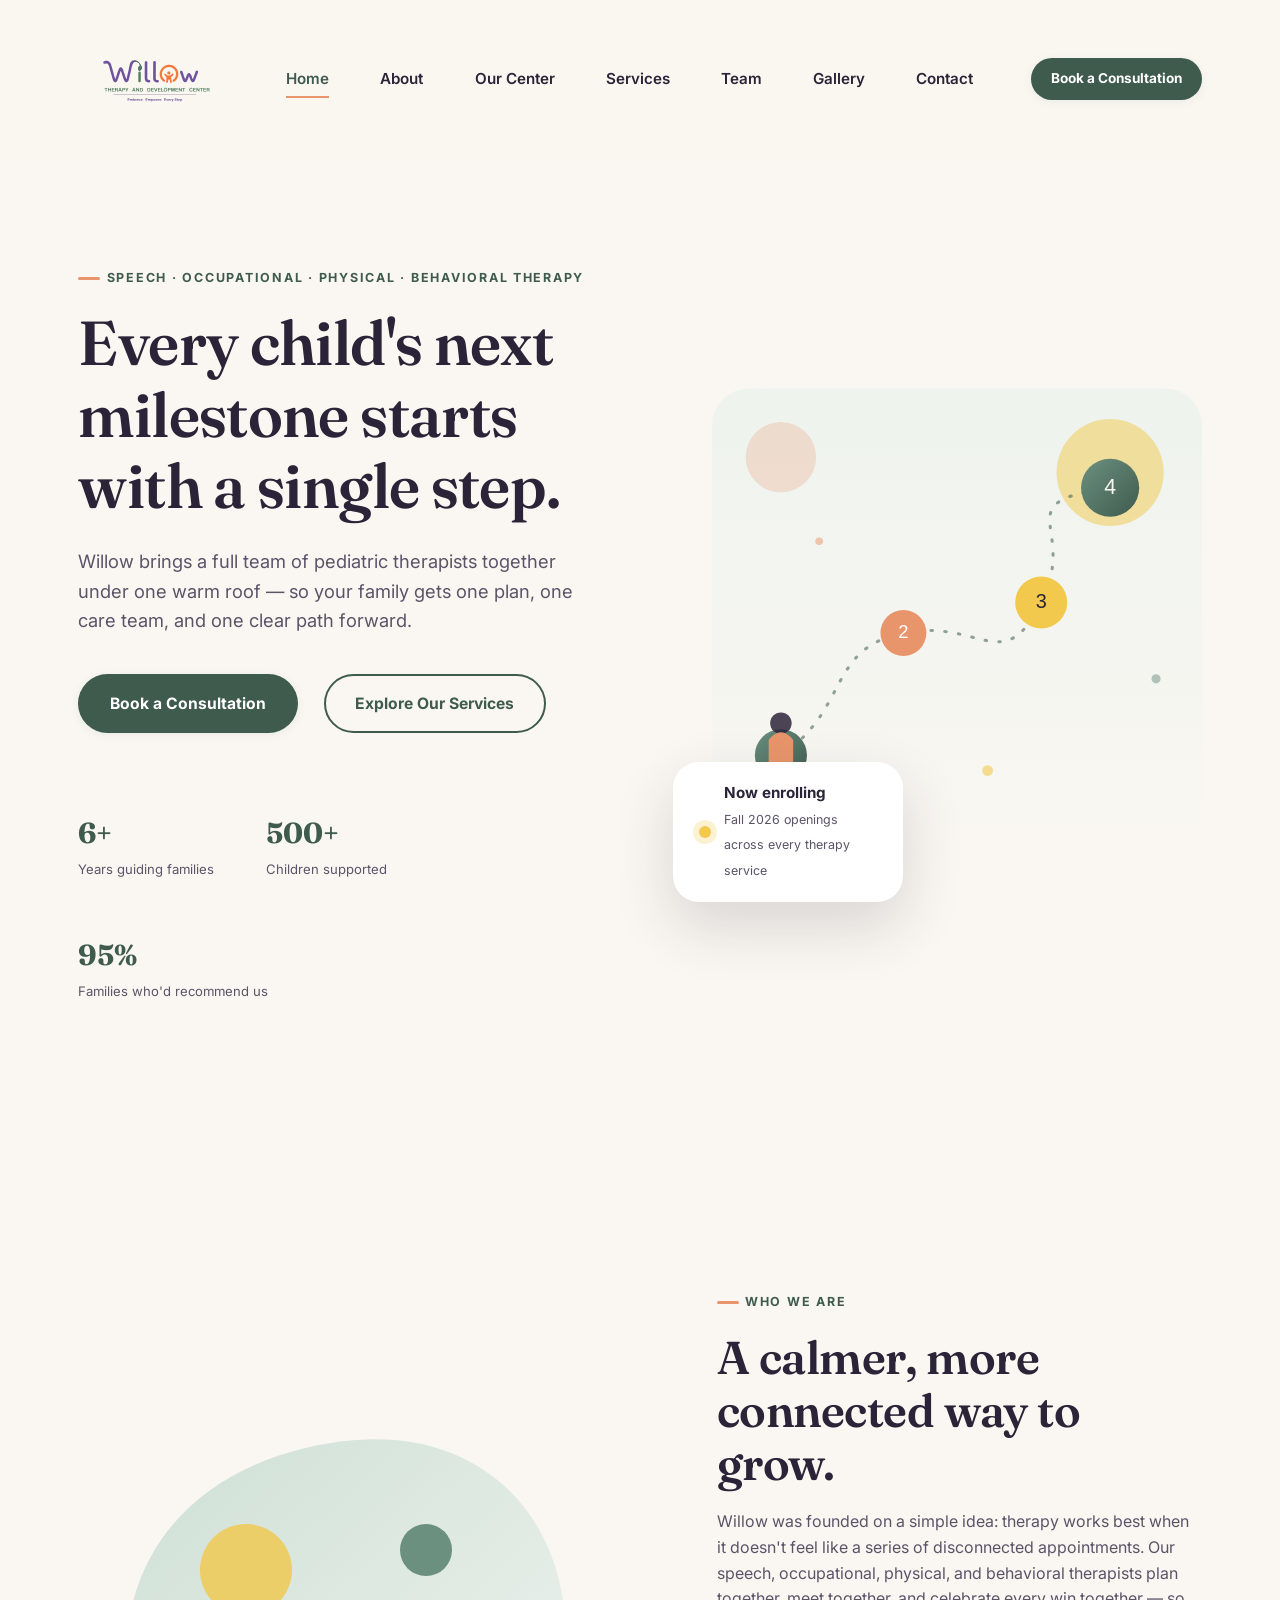
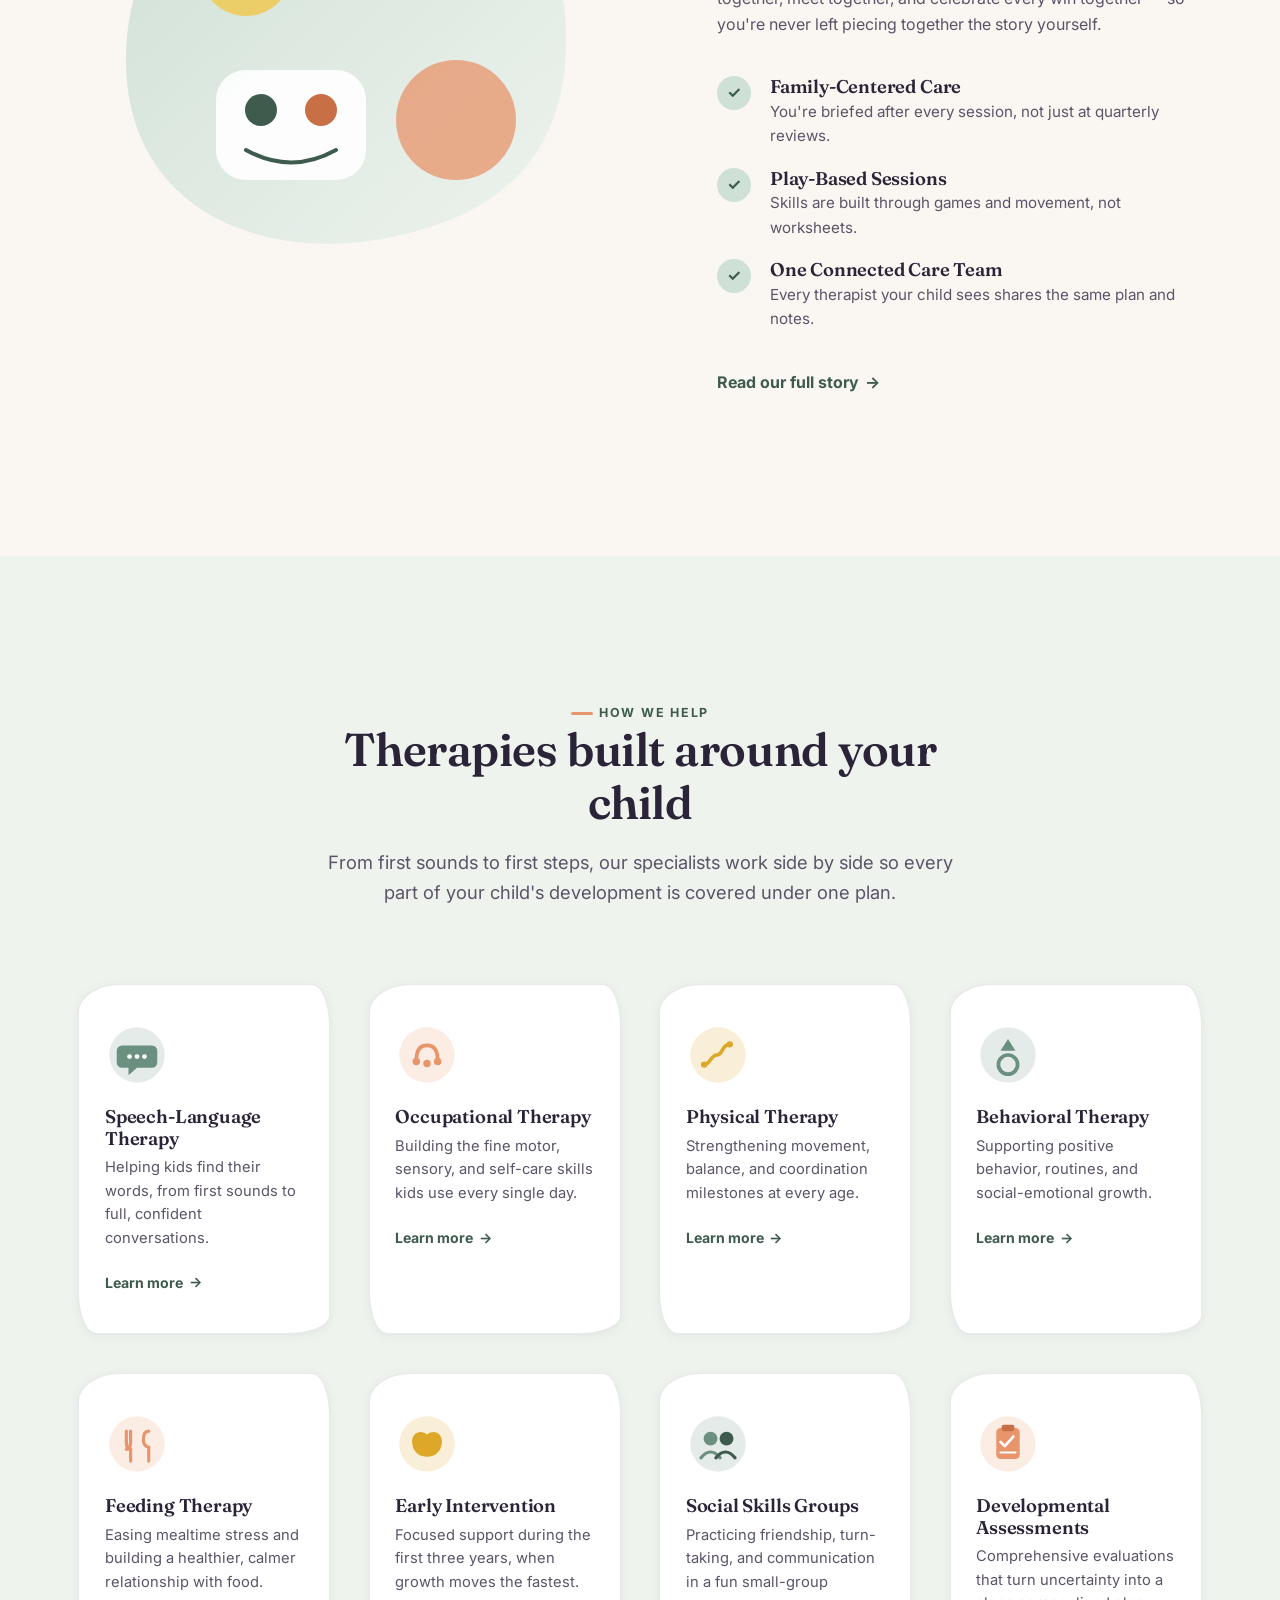
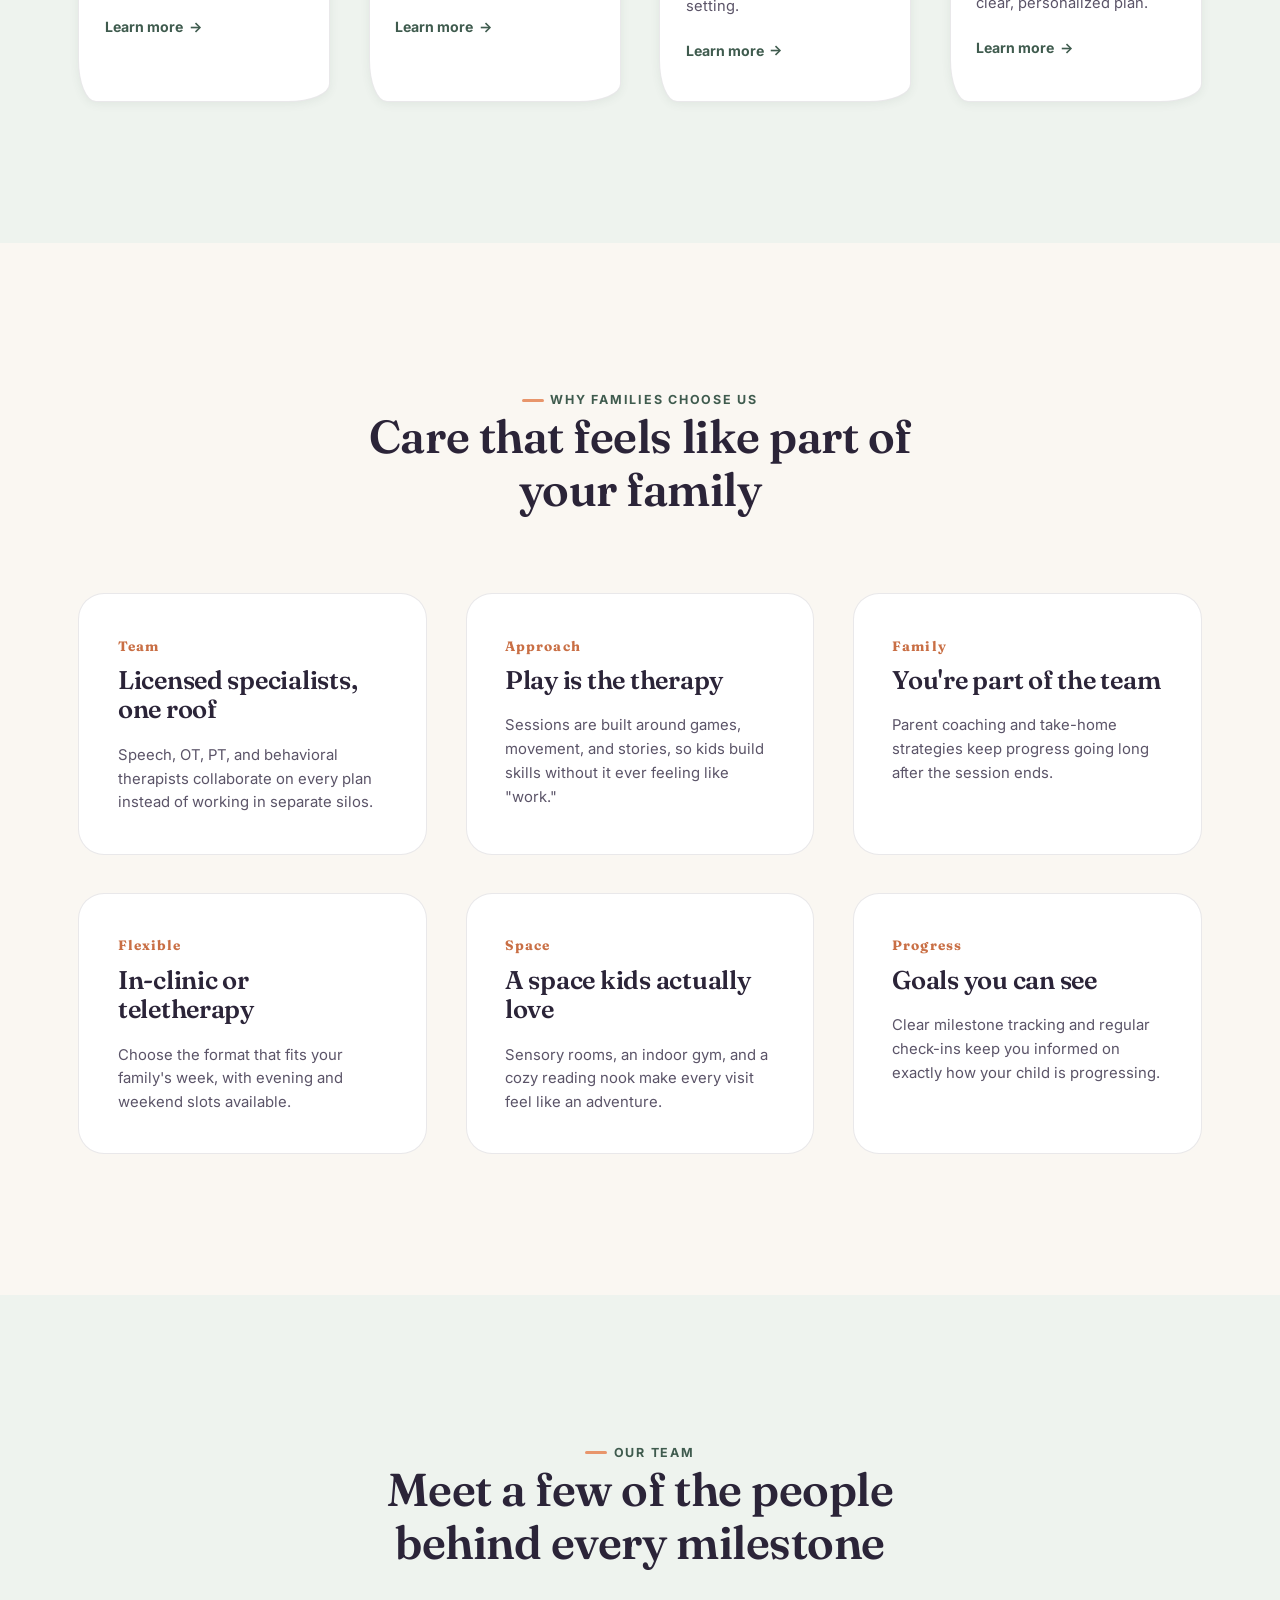
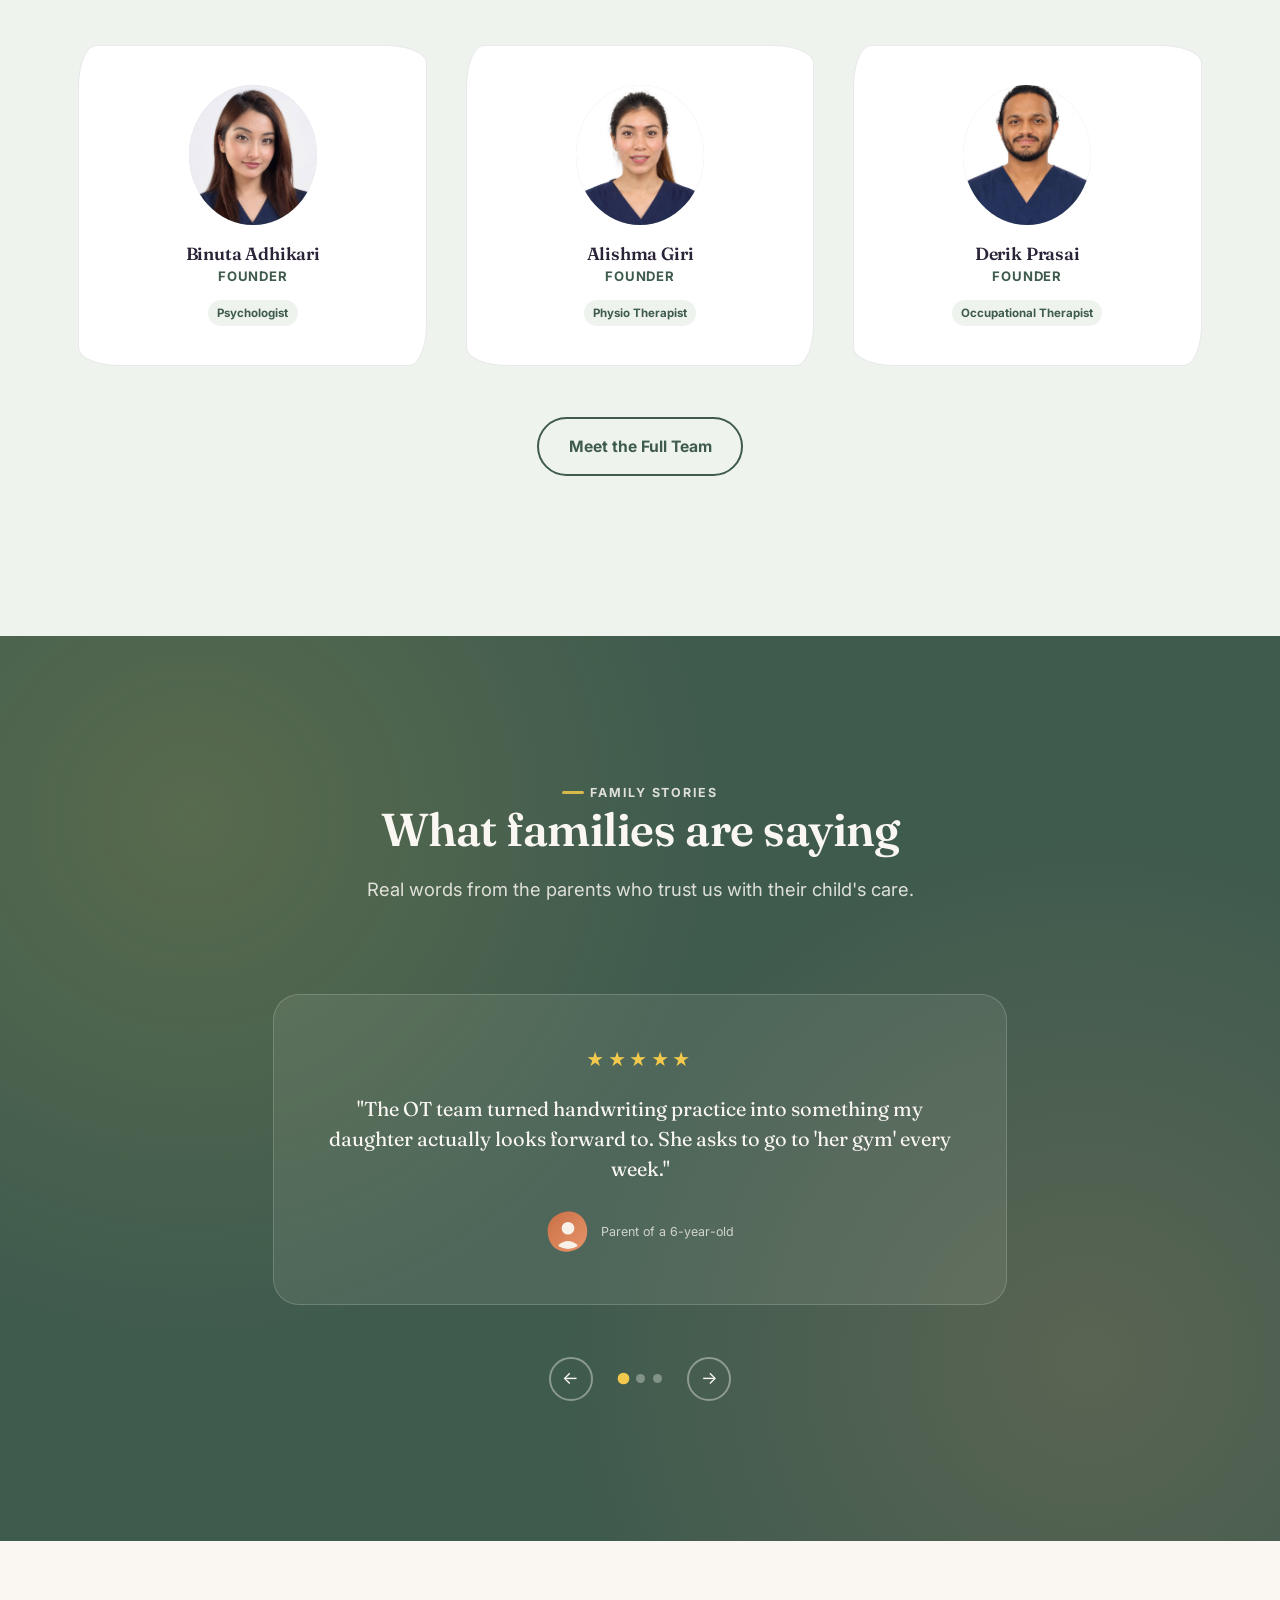
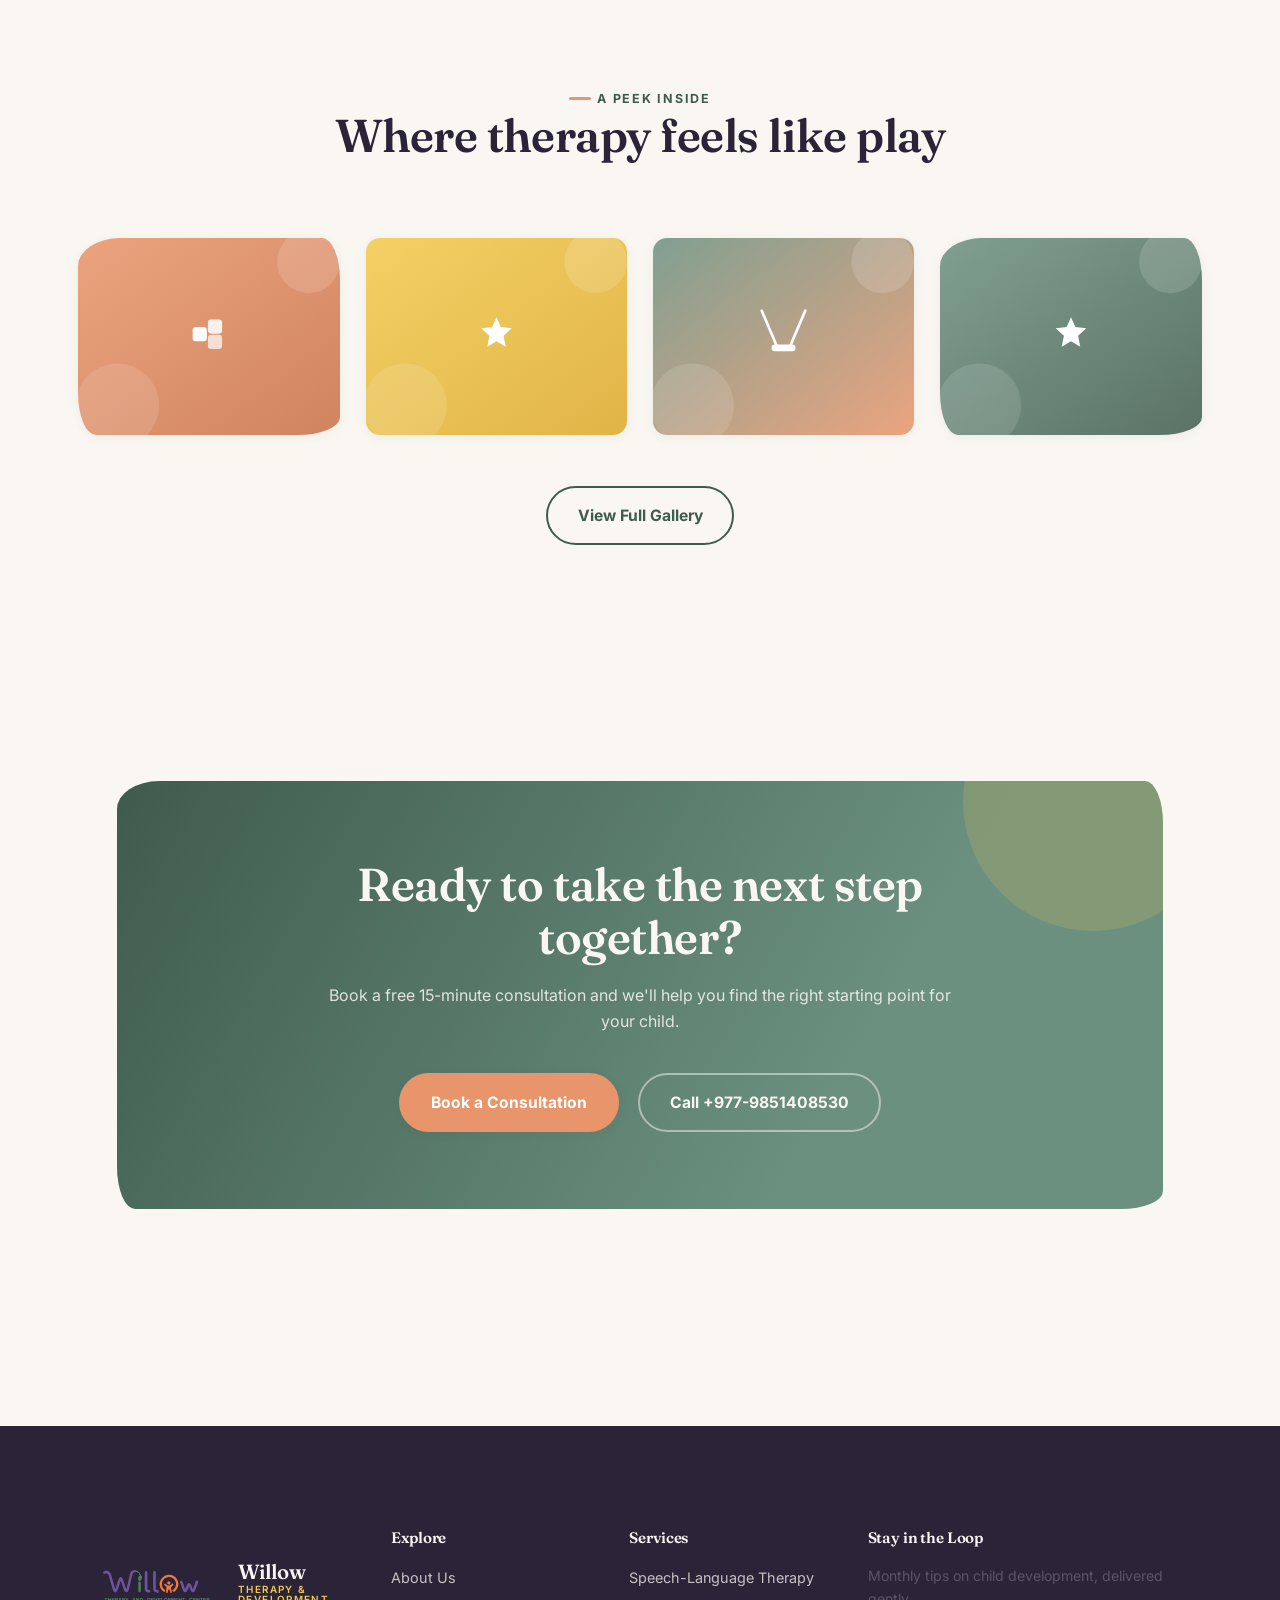
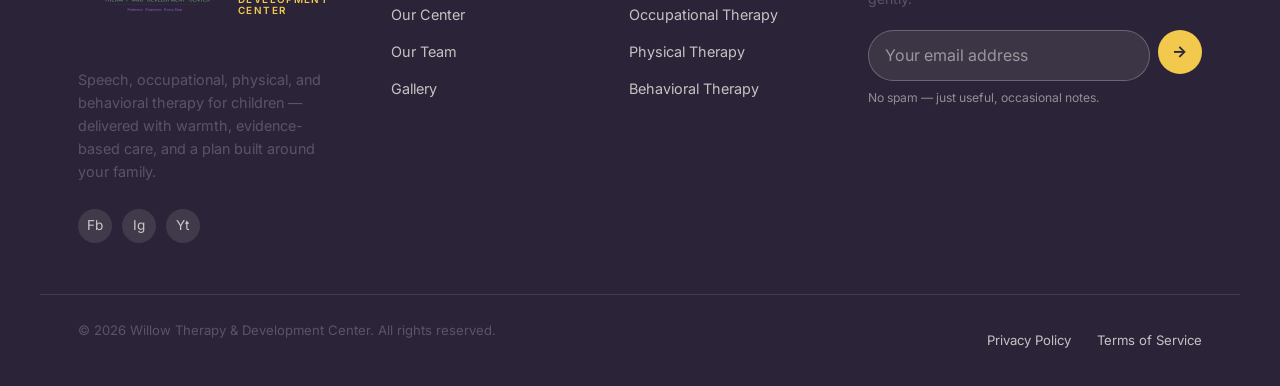
<file: index.html>
<!DOCTYPE html>
<html lang="en">
<head>
<meta charset="UTF-8">
<meta name="viewport" content="width=device-width, initial-scale=1.0">
<title>Willow Therapy &amp; Development Center</title>
<meta name="description" content="Willow is a pediatric therapy &amp; development center offering speech, occupational, physical, and behavioral therapy for children in one warm, connected space.">
<link rel="icon" type="image/svg+xml" href="images/favicon.svg">
<link rel="preconnect" href="https://fonts.googleapis.com">
<link rel="preconnect" href="https://fonts.gstatic.com" crossorigin>
<link href="https://fonts.googleapis.com/css2?family=Fraunces:opsz,wght@9..144,400;9..144,500;9..144,600;9..144,700&amp;family=Inter:wght@400;500;600;700;800&amp;display=swap" rel="stylesheet">
<link rel="stylesheet" href="css/style.css">
</head>
<body>

<a class="skip-link" href="#main">Skip to content</a>

<!-- ============================== HEADER ============================== -->
<header class="site-header">
  <div class="container nav">
    <a href="index.html" class="brand">
      <img src="images/no_bg_logo.svg" alt="Willow Therapy &amp; Development Center logo" width="42" height="34">
      
    </a>
    <nav class="nav-links" aria-label="Primary">
      <a href="index.html" aria-current="page">Home</a>
      <a href="about.html">About</a>
      <a href="our-center.html">Our Center</a>
      <a href="services.html">Services</a>
      <a href="team.html">Team</a>
      <a href="gallery.html">Gallery</a>
      <a href="contact.html">Contact</a>
    </nav>
    <div class="nav-actions">
      <a href="contact.html#contact-form" class="btn btn-primary btn-sm">Book a Consultation</a>
      <button class="hamburger" aria-label="Toggle menu" aria-expanded="false" aria-controls="mobileMenu">
        <span></span><span></span><span></span>
      </button>
    </div>
  </div>
</header>

<div class="mobile-menu" id="mobileMenu">
  <ul>
    <li><a href="index.html">Home</a></li>
    <li><a href="about.html">About</a></li>
    <li><a href="our-center.html">Our Center</a></li>
    <li><a href="services.html">Services</a></li>
    <li><a href="team.html">Team</a></li>
    <li><a href="gallery.html">Gallery</a></li>
    <li><a href="contact.html">Contact</a></li>
  </ul>
  <a href="contact.html#contact-form" class="btn btn-primary btn-block">Book a Consultation</a>
</div>

<main id="main">

  <!-- ============================== HERO ============================== -->
  <section class="hero">
    <div class="container">
      <div class="hero-copy reveal">
        <p class="eyebrow">Speech &middot; Occupational &middot; Physical &middot; Behavioral Therapy</p>
        <h1>Every child's next milestone starts with a single step.</h1>
        <p class="lead">Willow brings a full team of pediatric therapists together under one warm roof — so your family gets one plan, one care team, and one clear path forward.</p>
        <div class="hero-actions">
          <a href="contact.html#contact-form" class="btn btn-primary">Book a Consultation</a>
          <a href="services.html" class="btn btn-outline">Explore Our Services</a>
        </div>
        <div class="hero-stats">
          <div class="stat"><b>6+</b><span>Years guiding families</span></div>
          <div class="stat"><b>500+</b><span>Children supported</span></div>
          <div class="stat"><b>95%</b><span>Families who'd recommend us</span></div>
        </div>
      </div>
      <div class="hero-art reveal">
        <img src="images/hero-path.svg" alt="Illustration of a winding path with four stepping stones, representing a child's developmental milestones" width="640" height="640">
        <div class="hero-badge">
          <span class="dot" aria-hidden="true"></span>
          <div>
            <strong>Now enrolling</strong>
            <span>Fall 2026 openings across every therapy service</span>
          </div>
        </div>
      </div>
    </div>
  </section>

  <!-- ============================== ABOUT ============================== -->
  <section class="section" id="about">
    <div class="container two-col">
      <div class="about-art reveal">
        <img src="images/about-illustration.svg" alt="Illustration of a cozy therapy room with soft shapes and building blocks" width="500" height="460">
      </div>
      <div class="reveal">
        <p class="eyebrow">Who We Are</p>
        <h2>A calmer, more connected way to grow.</h2>
        <p>Willow was founded on a simple idea: therapy works best when it doesn't feel like a series of disconnected appointments. Our speech, occupational, physical, and behavioral therapists plan together, meet together, and celebrate every win together &mdash; so you're never left piecing together the story yourself.</p>
        <div class="about-values">
          <div class="about-value">
            <span class="mark">✓</span>
            <div><h4>Family-Centered Care</h4><p>You're briefed after every session, not just at quarterly reviews.</p></div>
          </div>
          <div class="about-value">
            <span class="mark">✓</span>
            <div><h4>Play-Based Sessions</h4><p>Skills are built through games and movement, not worksheets.</p></div>
          </div>
          <div class="about-value">
            <span class="mark">✓</span>
            <div><h4>One Connected Care Team</h4><p>Every therapist your child sees shares the same plan and notes.</p></div>
          </div>
        </div>
        <p style="margin-top: var(--sp-5);"><a href="about.html" class="btn-ghost">Read our full story</a></p>
      </div>
    </div>
  </section>

  <!-- ============================== SERVICES ============================== -->
  <section class="section section-alt" id="services">
    <div class="container">
      <div class="section-head center reveal">
        <p class="eyebrow">How We Help</p>
        <h2>Therapies built around your child</h2>
        <p class="lead" style="margin-inline:auto;">From first sounds to first steps, our specialists work side by side so every part of your child's development is covered under one plan.</p>
      </div>
      <div class="service-grid">

        <div class="service-card reveal">
          <img class="service-icon" src="images/icon-speech.svg" alt="" width="64" height="64">
          <h3>Speech-Language Therapy</h3>
          <p>Helping kids find their words, from first sounds to full, confident conversations.</p>
          <a href="services.html#speech-language-therapy" class="btn-ghost">Learn more</a>
        </div>

        <div class="service-card reveal">
          <img class="service-icon" src="images/icon-ot.svg" alt="" width="64" height="64">
          <h3>Occupational Therapy</h3>
          <p>Building the fine motor, sensory, and self-care skills kids use every single day.</p>
          <a href="services.html#occupational-therapy" class="btn-ghost">Learn more</a>
        </div>

        <div class="service-card reveal">
          <img class="service-icon" src="images/icon-pt.svg" alt="" width="64" height="64">
          <h3>Physical Therapy</h3>
          <p>Strengthening movement, balance, and coordination milestones at every age.</p>
          <a href="services.html#physical-therapy" class="btn-ghost">Learn more</a>
        </div>

        <div class="service-card reveal">
          <img class="service-icon" src="images/icon-aba.svg" alt="" width="64" height="64">
          <h3>Behavioral Therapy</h3>
          <p>Supporting positive behavior, routines, and social-emotional growth.</p>
          <a href="services.html#behavioral-therapy" class="btn-ghost">Learn more</a>
        </div>

        <div class="service-card reveal">
          <img class="service-icon" src="images/icon-feeding.svg" alt="" width="64" height="64">
          <h3>Feeding Therapy</h3>
          <p>Easing mealtime stress and building a healthier, calmer relationship with food.</p>
          <a href="services.html#feeding-therapy" class="btn-ghost">Learn more</a>
        </div>

        <div class="service-card reveal">
          <img class="service-icon" src="images/icon-early.svg" alt="" width="64" height="64">
          <h3>Early Intervention</h3>
          <p>Focused support during the first three years, when growth moves the fastest.</p>
          <a href="services.html#early-intervention" class="btn-ghost">Learn more</a>
        </div>

        <div class="service-card reveal">
          <img class="service-icon" src="images/icon-social.svg" alt="" width="64" height="64">
          <h3>Social Skills Groups</h3>
          <p>Practicing friendship, turn-taking, and communication in a fun small-group setting.</p>
          <a href="services.html#social-skills-groups" class="btn-ghost">Learn more</a>
        </div>

        <div class="service-card reveal">
          <img class="service-icon" src="images/icon-assessment.svg" alt="" width="64" height="64">
          <h3>Developmental Assessments</h3>
          <p>Comprehensive evaluations that turn uncertainty into a clear, personalized plan.</p>
          <a href="services.html#developmental-assessments" class="btn-ghost">Learn more</a>
        </div>

      </div>
    </div>
  </section>

  <!-- ============================== WHY CHOOSE US ============================== -->
  <section class="section" id="why-us">
    <div class="container">
      <div class="section-head center reveal">
        <p class="eyebrow">Why Families Choose Us</p>
        <h2>Care that feels like part of your family</h2>
      </div>
      <div class="why-grid">
        <div class="why-card reveal">
          <span class="num">Team</span>
          <h3>Licensed specialists, one roof</h3>
          <p>Speech, OT, PT, and behavioral therapists collaborate on every plan instead of working in separate silos.</p>
        </div>
        <div class="why-card reveal">
          <span class="num">Approach</span>
          <h3>Play is the therapy</h3>
          <p>Sessions are built around games, movement, and stories, so kids build skills without it ever feeling like "work."</p>
        </div>
        <div class="why-card reveal">
          <span class="num">Family</span>
          <h3>You're part of the team</h3>
          <p>Parent coaching and take-home strategies keep progress going long after the session ends.</p>
        </div>
        <div class="why-card reveal">
          <span class="num">Flexible</span>
          <h3>In-clinic or teletherapy</h3>
          <p>Choose the format that fits your family's week, with evening and weekend slots available.</p>
        </div>
        <div class="why-card reveal">
          <span class="num">Space</span>
          <h3>A space kids actually love</h3>
          <p>Sensory rooms, an indoor gym, and a cozy reading nook make every visit feel like an adventure.</p>
        </div>
        <div class="why-card reveal">
          <span class="num">Progress</span>
          <h3>Goals you can see</h3>
          <p>Clear milestone tracking and regular check-ins keep you informed on exactly how your child is progressing.</p>
        </div>
      </div>
    </div>
  </section>

  <!-- ============================== MEET THE TEAM ============================== -->
  <section class="section section-alt" id="team">
    <div class="container">
      <div class="section-head center reveal">
        <p class="eyebrow">Our Team</p>
        <h2>Meet a few of the people behind every milestone</h2>
      </div>
      <div class="team-grid team-preview">
        <div class="team-card reveal">
          <div class="team-photo"><img src="images/Binuta.jpg" alt="Portrait illustration of Binuta Adhikari" width="128" height="140"></div>
          <h3>Binuta Adhikari</h3>
          <span class="team-role">Founder</span>
          <div class="team-tags"><span class="tag">Psychologist</span></div>
        </div>
        <div class="team-card reveal">
          <div class="team-photo"><img src="images/Alishma.jpg" alt="Portrait illustration of Alishma Giri" width="128" height="140"></div>
          <h3>Alishma Giri</h3>
          <span class="team-role">Founder</span>
          <div class="team-tags"><span class="tag">Physio Therapist</span></div>
        </div>
        <div class="team-card reveal">
          <div class="team-photo"><img src="images/Derik.jpg" alt="Portrait illustration of Derik Prasai" width="128" height="140"></div>
          <h3>Derik Prasai</h3>
          <span class="team-role">Founder</span>
          <div class="team-tags"><span class="tag">Occupational Therapist</span></div>
        </div>
      </div>
      <p class="text-center" style="margin-top: var(--sp-6);"><a href="team.html" class="btn btn-outline">Meet the Full Team</a></p>
    </div>
  </section>

  <!-- ============================== TESTIMONIALS ============================== -->
  <section class="section testimonials" id="testimonials">
    <div class="container">
      <div class="section-head center reveal">
        <p class="eyebrow on-dark">Family Stories</p>
        <h2>What families are saying</h2>
        <p class="lead" style="margin-inline:auto;">Real words from the parents who trust us with their child's care.</p>
      </div>

      <div class="slider">
        <div class="slider-track">
          <div class="slider-slides">

            <div class="slide">
              <div class="testimonial-card">
                <div class="stars">★★★★★</div>
                <p>"The OT team turned handwriting practice into something my daughter actually looks forward to. She asks to go to 'her gym' every week."</p>
                <div class="testimonial-author">
                  <div class="avatar"><img src="images/team-5.svg" alt="" width="44" height="44"></div>
                  <div><strong></strong><span>Parent of a 6-year-old</span></div>
                </div>
              </div>
            </div>

            <div class="slide">
              <div class="testimonial-card">
                <div class="stars">★★★★★</div>
                <p>"Having speech, OT, and behavioral therapy coordinated in one place saved us so much time &mdash; and the team actually talks to each other about our son's plan."</p>
                <div class="testimonial-author">
                  <div class="avatar"><img src="images/team-6.svg" alt="" width="44" height="44"></div>
                  <div><strong></strong><span>Parent of a 4-year-old</span></div>
                </div>
              </div>
            </div>

            <div class="slide">
              <div class="testimonial-card">
                <div class="stars">★★★★★</div>
                <p>"From the first assessment, we felt heard instead of rushed through a checklist. Two years later, our daughter's confidence has completely transformed."</p>
                <div class="testimonial-author">
                  <div class="avatar"><img src="images/team-1.svg" alt="" width="44" height="44"></div>
                  <div><strong></strong><span>Parent of a 4-year-old</span></div>
                </div>
              </div>
            </div>

          </div>
        </div>
        <div class="slider-controls">
          <button class="slider-arrow slider-prev" aria-label="Previous testimonial">&#8592;</button>
          <div class="slider-dots" aria-label="Testimonial navigation"></div>
          <button class="slider-arrow slider-next" aria-label="Next testimonial">&#8594;</button>
        </div>
      </div>
    </div>
  </section>

  <!-- ============================== GALLERY PREVIEW ============================== -->
  <section class="section" id="gallery">
    <div class="container">
      <div class="section-head center reveal">
        <p class="eyebrow">A Peek Inside</p>
        <h2>Where therapy feels like play</h2>
      </div>
      <div class="gallery-preview-grid">
        <a href="gallery.html" class="gallery-item reveal">
          <img src="images/gallery-1.svg" alt="Illustration representing the therapy playroom" width="480" height="360">
          <div class="gallery-caption"><strong>Therapy Playroom</strong></div>
        </a>
        <a href="gallery.html" class="gallery-item reveal">
          <img src="images/gallery-2.svg" alt="Illustration representing the sensory room" width="480" height="360">
          <div class="gallery-caption"><strong>Sensory Room</strong></div>
        </a>
        <a href="gallery.html" class="gallery-item reveal">
          <img src="images/gallery-3.svg" alt="Illustration representing the outdoor play yard" width="480" height="360">
          <div class="gallery-caption"><strong>Outdoor Play Yard</strong></div>
        </a>
        <a href="gallery.html" class="gallery-item reveal">
          <img src="images/gallery-8.svg" alt="Illustration representing a milestone celebration" width="480" height="360">
          <div class="gallery-caption"><strong>Milestone Celebrations</strong></div>
        </a>
      </div>
      <p class="text-center" style="margin-top: var(--sp-6);"><a href="gallery.html" class="btn btn-outline">View Full Gallery</a></p>
    </div>
  </section>

  <!-- ============================== CONTACT CTA ============================== -->
  <section class="section tight">
    <div class="container">
      <div class="cta-band reveal">
        <div class="container">
          <h2>Ready to take the next step together?</h2>
          <p>Book a free 15-minute consultation and we'll help you find the right starting point for your child.</p>
          <div class="btn-group">
            <a href="contact.html#contact-form" class="btn btn-accent">Book a Consultation</a>
            <a href="tel:+9779851408530" class="btn btn-outline on-dark">Call +977-9851408530</a>
          </div>
        </div>
      </div>
    </div>
  </section>

</main>

<!-- ============================== FOOTER ============================== -->
<footer class="site-footer">
  <div class="container footer-top">
    <div class="footer-grid">
      <div class="footer-brand">
        <a href="index.html" class="brand">
          <img src="images/no_bg_logo.svg" alt="Willow Therapy &amp; Development Center logo" width="150" height="34">
          <span class="brand-name">Willow<span>Therapy &amp; Development Center</span></span>
        </a>
        <p class="footer-about">Speech, occupational, physical, and behavioral therapy for children &mdash; delivered with warmth, evidence-based care, and a plan built around your family.</p>
        <div class="footer-social">
          <a href="https://www.facebook.com/willowtdc" aria-label="Facebook">Fb</a>
          <a href="https://www.instagram.com/willowtdc" aria-label="Instagram">Ig</a>
          <a href="https://www.youtube.com/@WillowTherapyDevelopmentCenter" aria-label="YouTube">Yt</a>
        </div>
      </div>
      <div class="footer-col">
        <h4>Explore</h4>
        <ul>
          <li><a href="about.html">About Us</a></li>
          <li><a href="our-center.html">Our Center</a></li>
          <li><a href="team.html">Our Team</a></li>
          <li><a href="gallery.html">Gallery</a></li>
              </ul>
      </div>
      <div class="footer-col">
        <h4>Services</h4>
        <ul>
          <li><a href="services.html#speech-language-therapy">Speech-Language Therapy</a></li>
          <li><a href="services.html#occupational-therapy">Occupational Therapy</a></li>
          <li><a href="services.html#physical-therapy">Physical Therapy</a></li>
          <li><a href="services.html#behavioral-therapy">Behavioral Therapy</a></li>
        </ul>
      </div>
      <div class="footer-col footer-newsletter">
        <h4>Stay in the Loop</h4>
        <p style="margin:0; font-size:0.88rem;">Monthly tips on child development, delivered gently.</p>
        <form id="newsletterForm">
          <label class="sr-only" for="newsletterEmail">Email address</label>
          <input type="email" id="newsletterEmail" placeholder="Your email address" required>
          <button type="submit" aria-label="Subscribe">&#8594;</button>
        </form>
        <p class="hint">No spam &mdash; just useful, occasional notes.</p>
      </div>
    </div>
  </div>
  <div class="container footer-bottom">
    <p>&copy; <span data-year>2026</span> Willow Therapy &amp; Development Center. All rights reserved.</p>
    <div class="legal-links"><a href="#">Privacy Policy</a><a href="#">Terms of Service</a></div>
  </div>
</footer>

<button class="back-to-top" aria-label="Back to top">&#8593;</button>

<script src="js/main.js"></script>
</body>
</html>
</file>
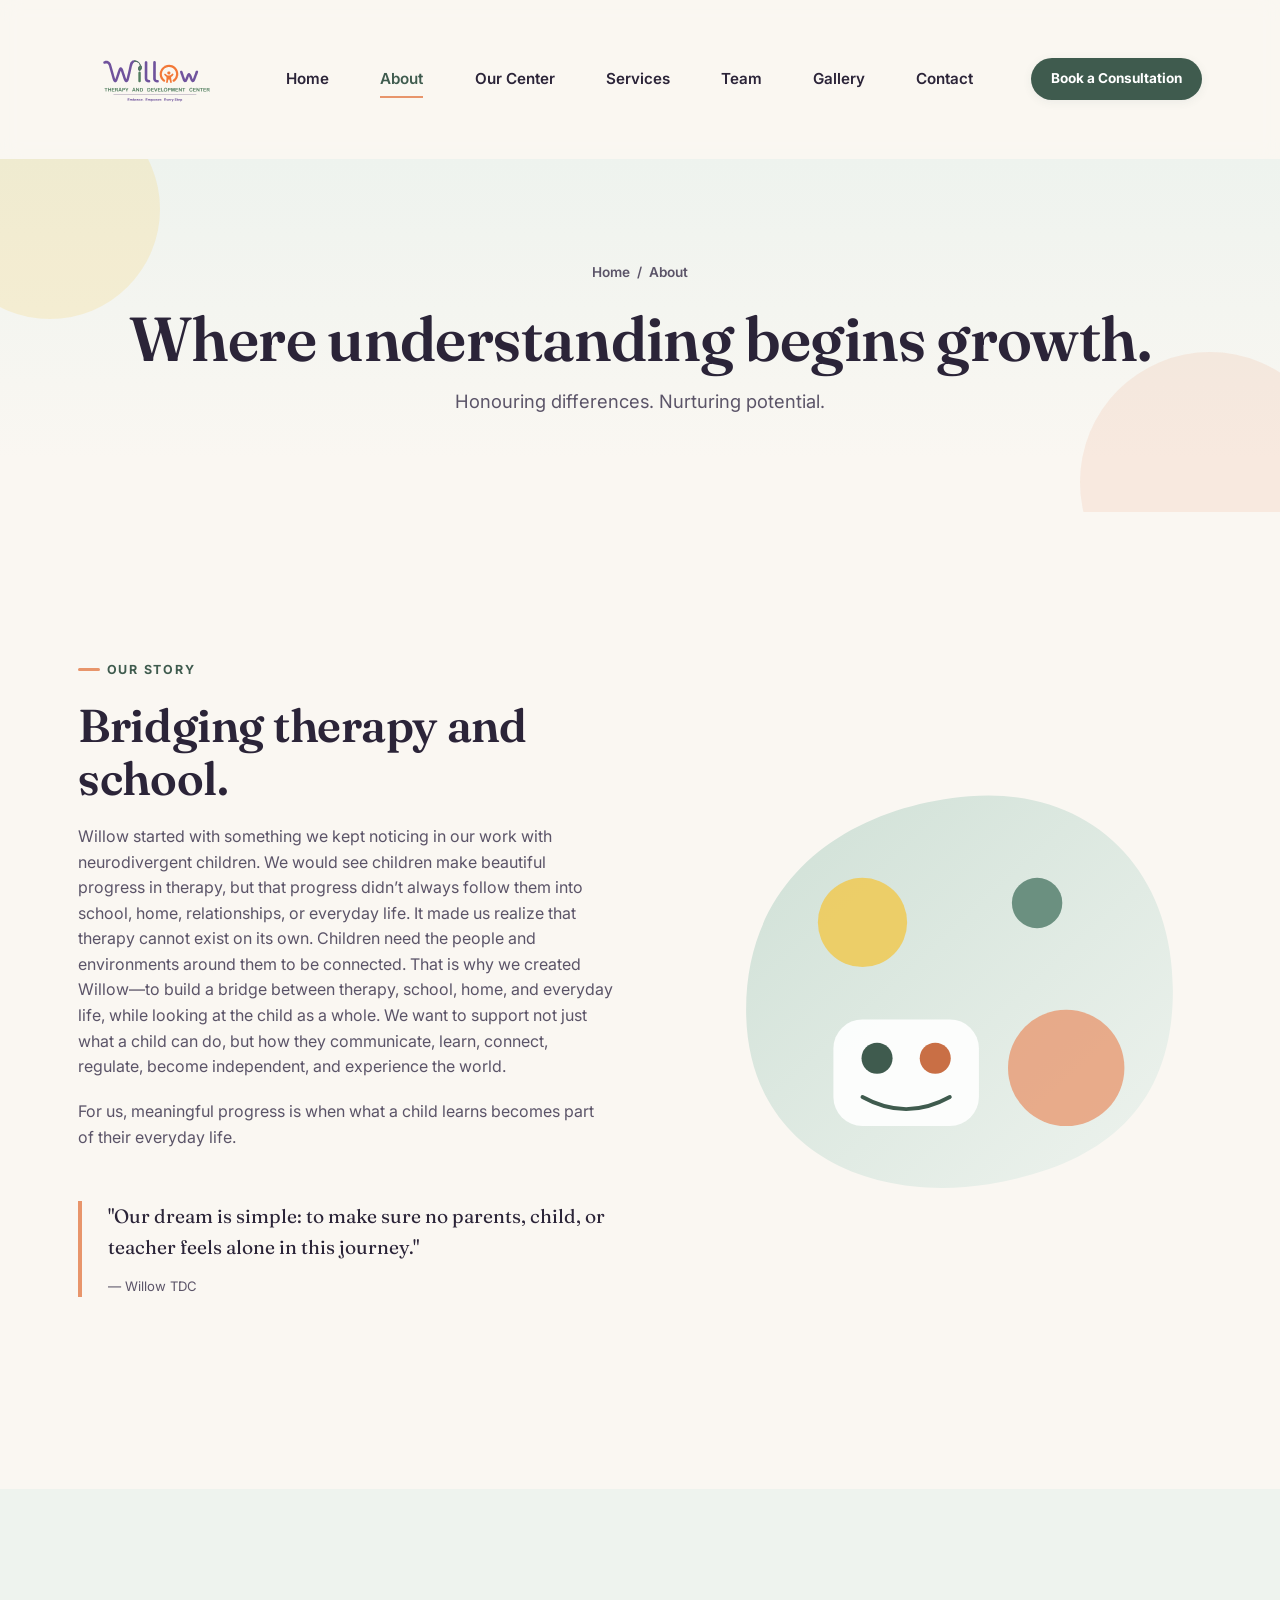
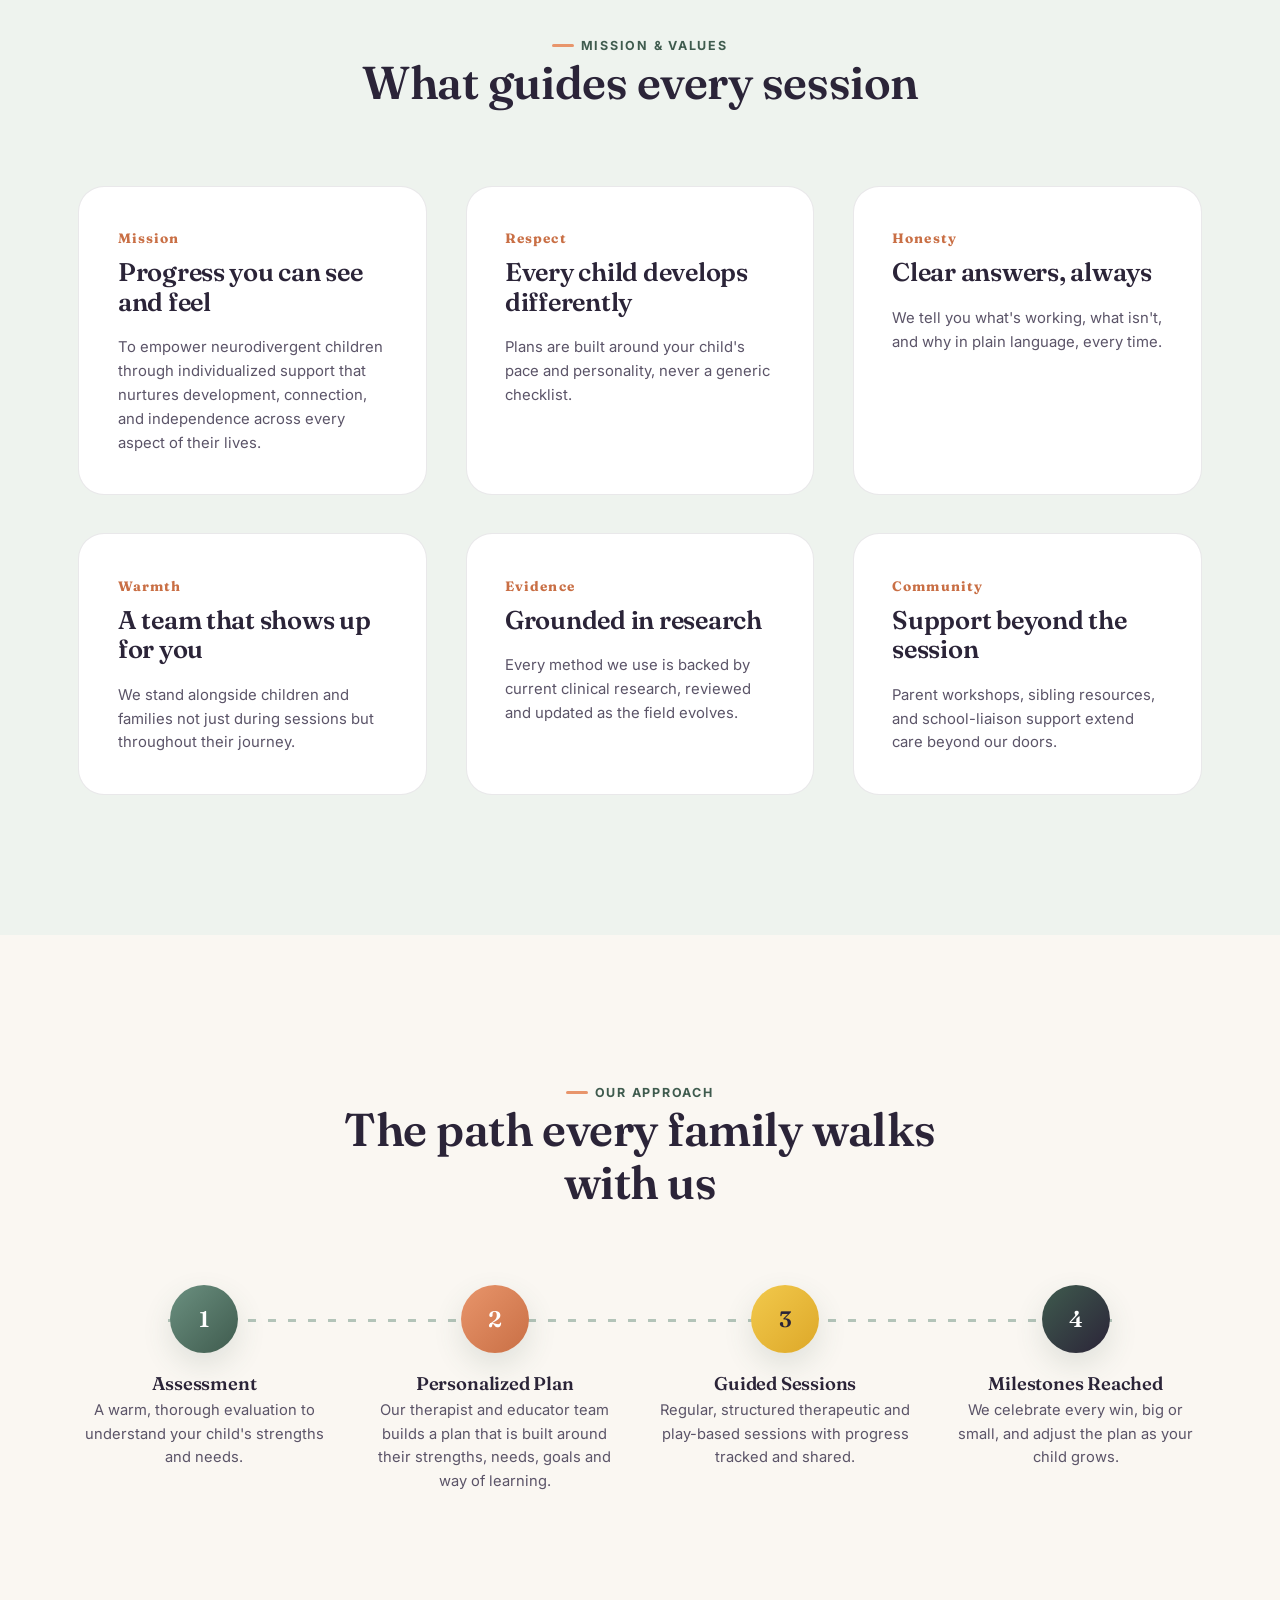
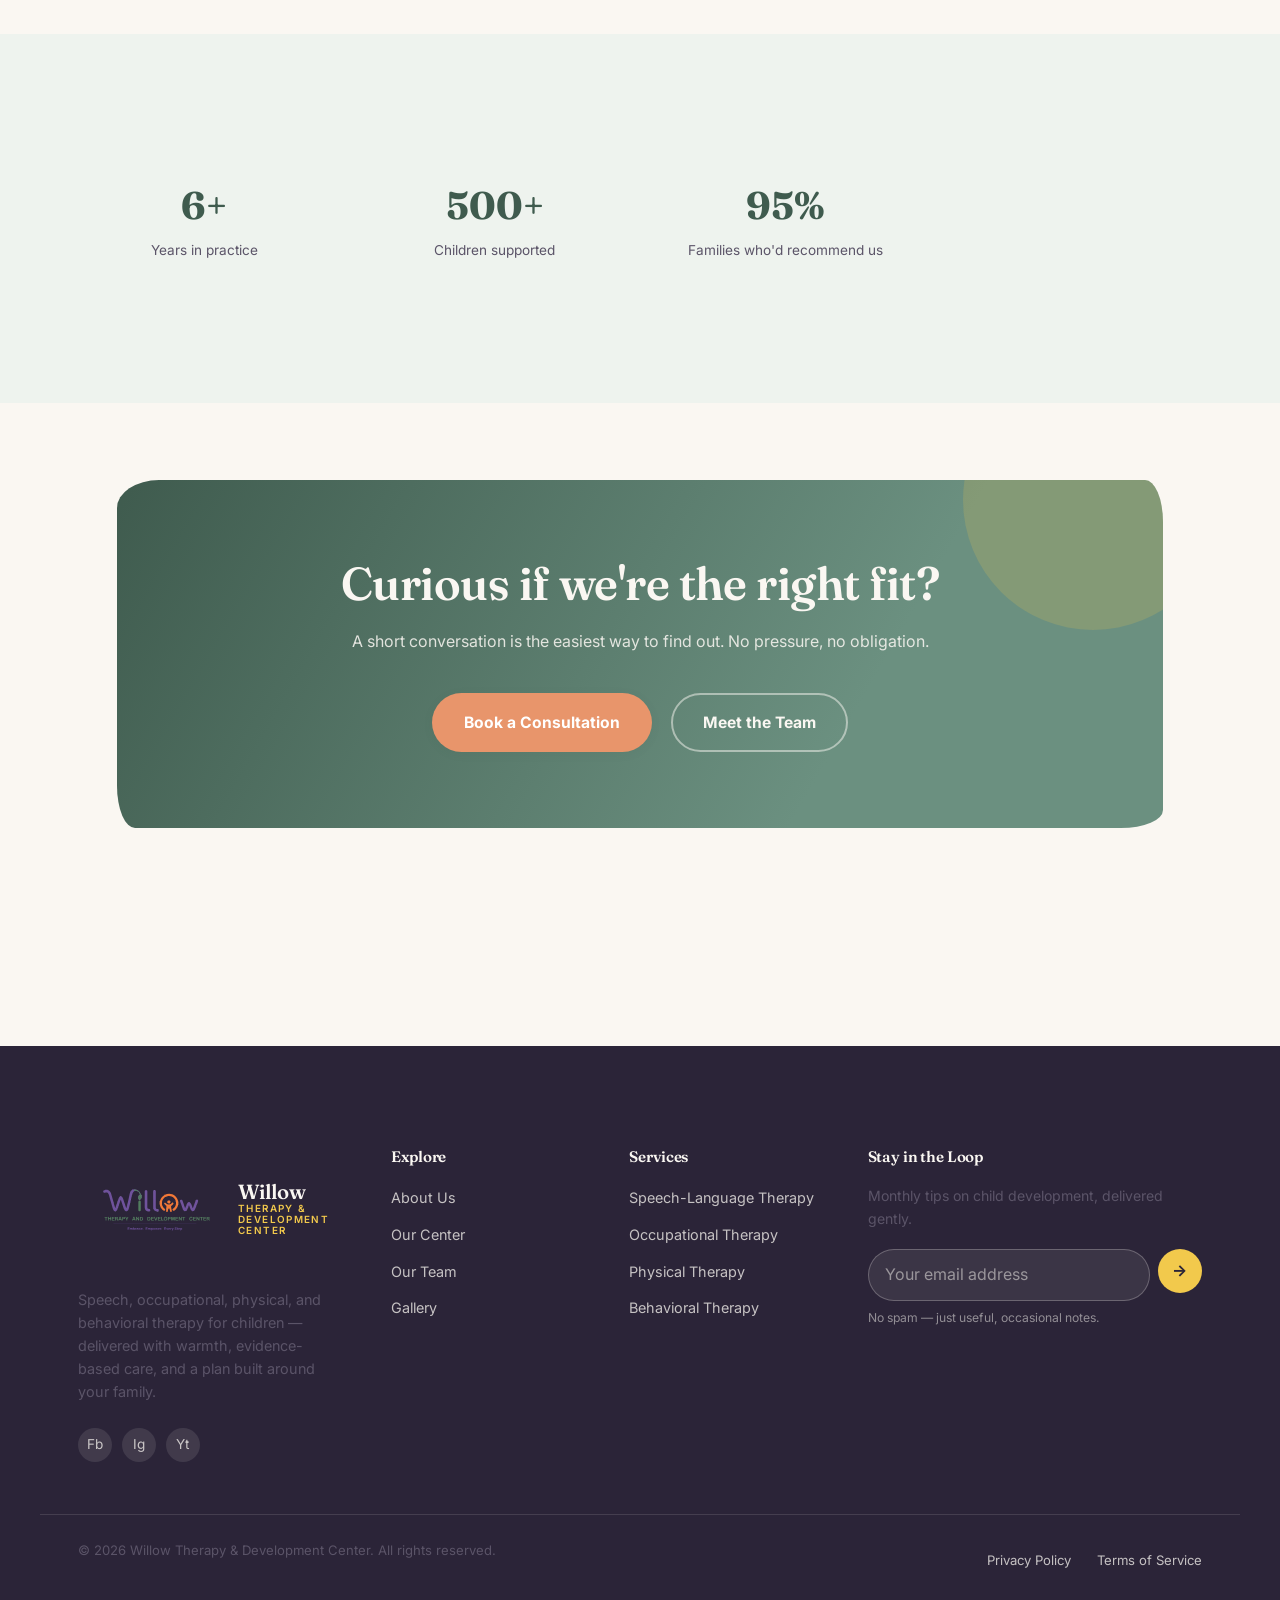
<file: about.html>
<!DOCTYPE html>
<html lang="en">
<head>
<meta charset="UTF-8">
<meta name="viewport" content="width=device-width, initial-scale=1.0">
<title>About Us | Willow Therapy &amp; Development Center</title>
<meta name="description" content="Learn about Willow's story, mission, and the collaborative approach that guides every child's therapy plan.">
<link rel="icon" type="image/svg+xml" href="images/favicon.svg">
<link rel="preconnect" href="https://fonts.googleapis.com">
<link rel="preconnect" href="https://fonts.gstatic.com" crossorigin>
<link href="https://fonts.googleapis.com/css2?family=Fraunces:opsz,wght@9..144,400;9..144,500;9..144,600;9..144,700&amp;family=Inter:wght@400;500;600;700;800&amp;display=swap" rel="stylesheet">
<link rel="stylesheet" href="css/style.css">
</head>
<body>

<a class="skip-link" href="#main">Skip to content</a>

<header class="site-header">
  <div class="container nav">
    <a href="index.html" class="brand">
      <img src="images/no_bg_logo.svg" alt="Willow Therapy &amp; Development Center logo" width="42" height="34">
      
    </a>
    <nav class="nav-links" aria-label="Primary">
      <a href="index.html">Home</a>
      <a href="about.html" aria-current="page">About</a>
      <a href="our-center.html">Our Center</a>
      <a href="services.html">Services</a>
      <a href="team.html">Team</a>
      <a href="gallery.html">Gallery</a>
      <a href="contact.html">Contact</a>
    </nav>
    <div class="nav-actions">
      <a href="contact.html#contact-form" class="btn btn-primary btn-sm">Book a Consultation</a>
      <button class="hamburger" aria-label="Toggle menu" aria-expanded="false" aria-controls="mobileMenu">
        <span></span><span></span><span></span>
      </button>
    </div>
  </div>
</header>

<div class="mobile-menu" id="mobileMenu">
  <ul>
    <li><a href="index.html">Home</a></li>
    <li><a href="about.html">About</a></li>
    <li><a href="our-center.html">Our Center</a></li>
    <li><a href="services.html">Services</a></li>
    <li><a href="team.html">Team</a></li>
    <li><a href="gallery.html">Gallery</a></li>
    <li><a href="contact.html">Contact</a></li>
  </ul>
  <a href="contact.html#contact-form" class="btn btn-primary btn-block">Book a Consultation</a>
</div>

<main id="main">

  <section class="page-banner">
    <div class="container">
      <div class="breadcrumb"><a href="index.html">Home</a><span>/</span><span>About</span></div>
      <h1>Where understanding begins growth.</h1>
      <p class="lead">Honouring differences. Nurturing potential.</p>
    </div>
  </section>

  <!-- ============================== OUR STORY ============================== -->
  <section class="section">
    <div class="container two-col">
      <div class="reveal">
        <p class="eyebrow">Our Story</p>
        <h2>Bridging therapy and school.</h2>
        <p>Willow started with something we kept noticing in our work with neurodivergent children. We would see children make beautiful progress in therapy, but that progress didn’t always follow them into school, home, relationships, or everyday life. It made us realize that therapy cannot exist on its own. Children need the people and environments around them to be connected. That is why we created Willow—to build a bridge between therapy, school, home, and everyday life, while looking at the child as a whole. We want to support not just what a child can do, but how they communicate, learn, connect, regulate, become independent, and experience the world.</p>
        <p>For us, meaningful progress is when what a child learns becomes part of their everyday life.</p>
        <blockquote class="pull-quote">
          "Our dream is simple: to make sure no parents, child, or teacher feels alone in this journey."
          <cite>&mdash; Willow TDC </cite>
        </blockquote>
      </div>
      <div class="about-art reveal">
        <img src="images/about-illustration.svg" alt="Illustration of a cozy therapy room with soft shapes and building blocks" width="500" height="460">
      </div>
    </div>
  </section>

  <!-- ============================== MISSION & VALUES ============================== -->
  <section class="section section-alt">
    <div class="container">
      <div class="section-head center reveal">
        <p class="eyebrow">Mission &amp; Values</p>
        <h2>What guides every session</h2>
      </div>
      <div class="why-grid">
        <div class="why-card reveal">
          <span class="num">Mission</span>
          <h3>Progress you can see and feel</h3>
          <p>To empower neurodivergent children through individualized support that nurtures development, connection, and independence across every aspect of their lives.</p>
        </div>
        <div class="why-card reveal">
          <span class="num">Respect</span>
          <h3>Every child develops differently</h3>
          <p>Plans are built around your child's pace and personality, never a generic checklist.</p>
        </div>
        <div class="why-card reveal">
          <span class="num">Honesty</span>
          <h3>Clear answers, always</h3>
          <p>We tell you what's working, what isn't, and why in plain language, every time.</p>
        </div>
        <div class="why-card reveal">
          <span class="num">Warmth</span>
          <h3>A team that shows up for you</h3>
          <p>We stand alongside children and families not just during sessions but throughout their journey.</p>
        </div>
        <div class="why-card reveal">
          <span class="num">Evidence</span>
          <h3>Grounded in research</h3>
          <p>Every method we use is backed by current clinical research, reviewed and updated as the field evolves.</p>
        </div>
        <div class="why-card reveal">
          <span class="num">Community</span>
          <h3>Support beyond the session</h3>
          <p>Parent workshops, sibling resources, and school-liaison support extend care beyond our doors.</p>
        </div>
      </div>
    </div>
  </section>

  <!-- ============================== OUR APPROACH (real sequence) ============================== -->
  <section class="section">
    <div class="container">
      <div class="section-head center reveal">
        <p class="eyebrow">Our Approach</p>
        <h2>The path every family walks with us</h2>
      </div>
      <div class="path-steps">
        <div class="path-step reveal">
          <div class="stone">1</div>
          <h4>Assessment</h4>
          <p>A warm, thorough evaluation to understand your child's strengths and needs.</p>
        </div>
        <div class="path-step reveal">
          <div class="stone">2</div>
          <h4>Personalized Plan</h4>
          <p>Our therapist and educator team builds a plan that is built around their strengths, needs, goals and way of learning.</p>
        </div>
        <div class="path-step reveal">
          <div class="stone">3</div>
          <h4>Guided Sessions</h4>
          <p>Regular, structured therapeutic and play-based sessions with progress tracked and shared.</p>
        </div>
        <div class="path-step reveal">
          <div class="stone">4</div>
          <h4>Milestones Reached</h4>
          <p>We celebrate every win, big or small, and adjust the plan as your child grows.</p>
        </div>
      </div>
    </div>
  </section>

  <!-- ============================== STATS ============================== -->
  <section class="section section-alt">
    <div class="container">
      <div class="stat-strip">
        <div class="stat reveal"><b>6+</b><span>Years in practice</span></div>
        <div class="stat reveal"><b>500+</b><span>Children supported</span></div>
        <div class="stat reveal"><b>95%</b><span>Families who'd recommend us</span></div>
      </div>
    </div>
  </section>

  <section class="section tight">
    <div class="container">
      <div class="cta-band reveal">
        <div class="container">
          <h2>Curious if we're the right fit?</h2>
          <p>A short conversation is the easiest way to find out. No pressure, no obligation.</p>
          <div class="btn-group">
            <a href="contact.html#contact-form" class="btn btn-accent">Book a Consultation</a>
            <a href="team.html" class="btn btn-outline on-dark">Meet the Team</a>
          </div>
        </div>
      </div>
    </div>
  </section>

</main>

<footer class="site-footer">
  <div class="container footer-top">
    <div class="footer-grid">
      <div class="footer-brand">
        <a href="index.html" class="brand">
          <img src="images/no_bg_logo.svg" alt="Willow Therapy &amp; Development Center logo" width="150" height="34">
          <span class="brand-name">Willow<span>Therapy &amp; Development Center</span></span>
        </a>
        <p class="footer-about">Speech, occupational, physical, and behavioral therapy for children &mdash; delivered with warmth, evidence-based care, and a plan built around your family.</p>
        <div class="footer-social">
          <a href="https://www.facebook.com/willowtdc" aria-label="Facebook">Fb</a>
          <a href="https://www.instagram.com/willowtdc" aria-label="Instagram">Ig</a>
          <a href="https://www.youtube.com/@WillowTherapyDevelopmentCenter" aria-label="YouTube">Yt</a>
        </div>
      </div>
      <div class="footer-col">
        <h4>Explore</h4>
        <ul>
          <li><a href="about.html">About Us</a></li>
          <li><a href="our-center.html">Our Center</a></li>
          <li><a href="team.html">Our Team</a></li>
          <li><a href="gallery.html">Gallery</a></li>
              </ul>
      </div>
      <div class="footer-col">
        <h4>Services</h4>
        <ul>
          <li><a href="services.html#speech-language-therapy">Speech-Language Therapy</a></li>
          <li><a href="services.html#occupational-therapy">Occupational Therapy</a></li>
          <li><a href="services.html#physical-therapy">Physical Therapy</a></li>
          <li><a href="services.html#behavioral-therapy">Behavioral Therapy</a></li>
        </ul>
      </div>
      <div class="footer-col footer-newsletter">
        <h4>Stay in the Loop</h4>
        <p style="margin:0; font-size:0.88rem;">Monthly tips on child development, delivered gently.</p>
        <form id="newsletterForm">
          <label class="sr-only" for="newsletterEmail">Email address</label>
          <input type="email" id="newsletterEmail" placeholder="Your email address" required>
          <button type="submit" aria-label="Subscribe">&#8594;</button>
        </form>
        <p class="hint">No spam &mdash; just useful, occasional notes.</p>
      </div>
    </div>
  </div>
  <div class="container footer-bottom">
    <p>&copy; <span data-year>2026</span> Willow Therapy &amp; Development Center. All rights reserved.</p>
    <div class="legal-links"><a href="#">Privacy Policy</a><a href="#">Terms of Service</a></div>
  </div>
</footer>

<button class="back-to-top" aria-label="Back to top">&#8593;</button>

<script src="js/main.js"></script>
</body>
</html>
</file>
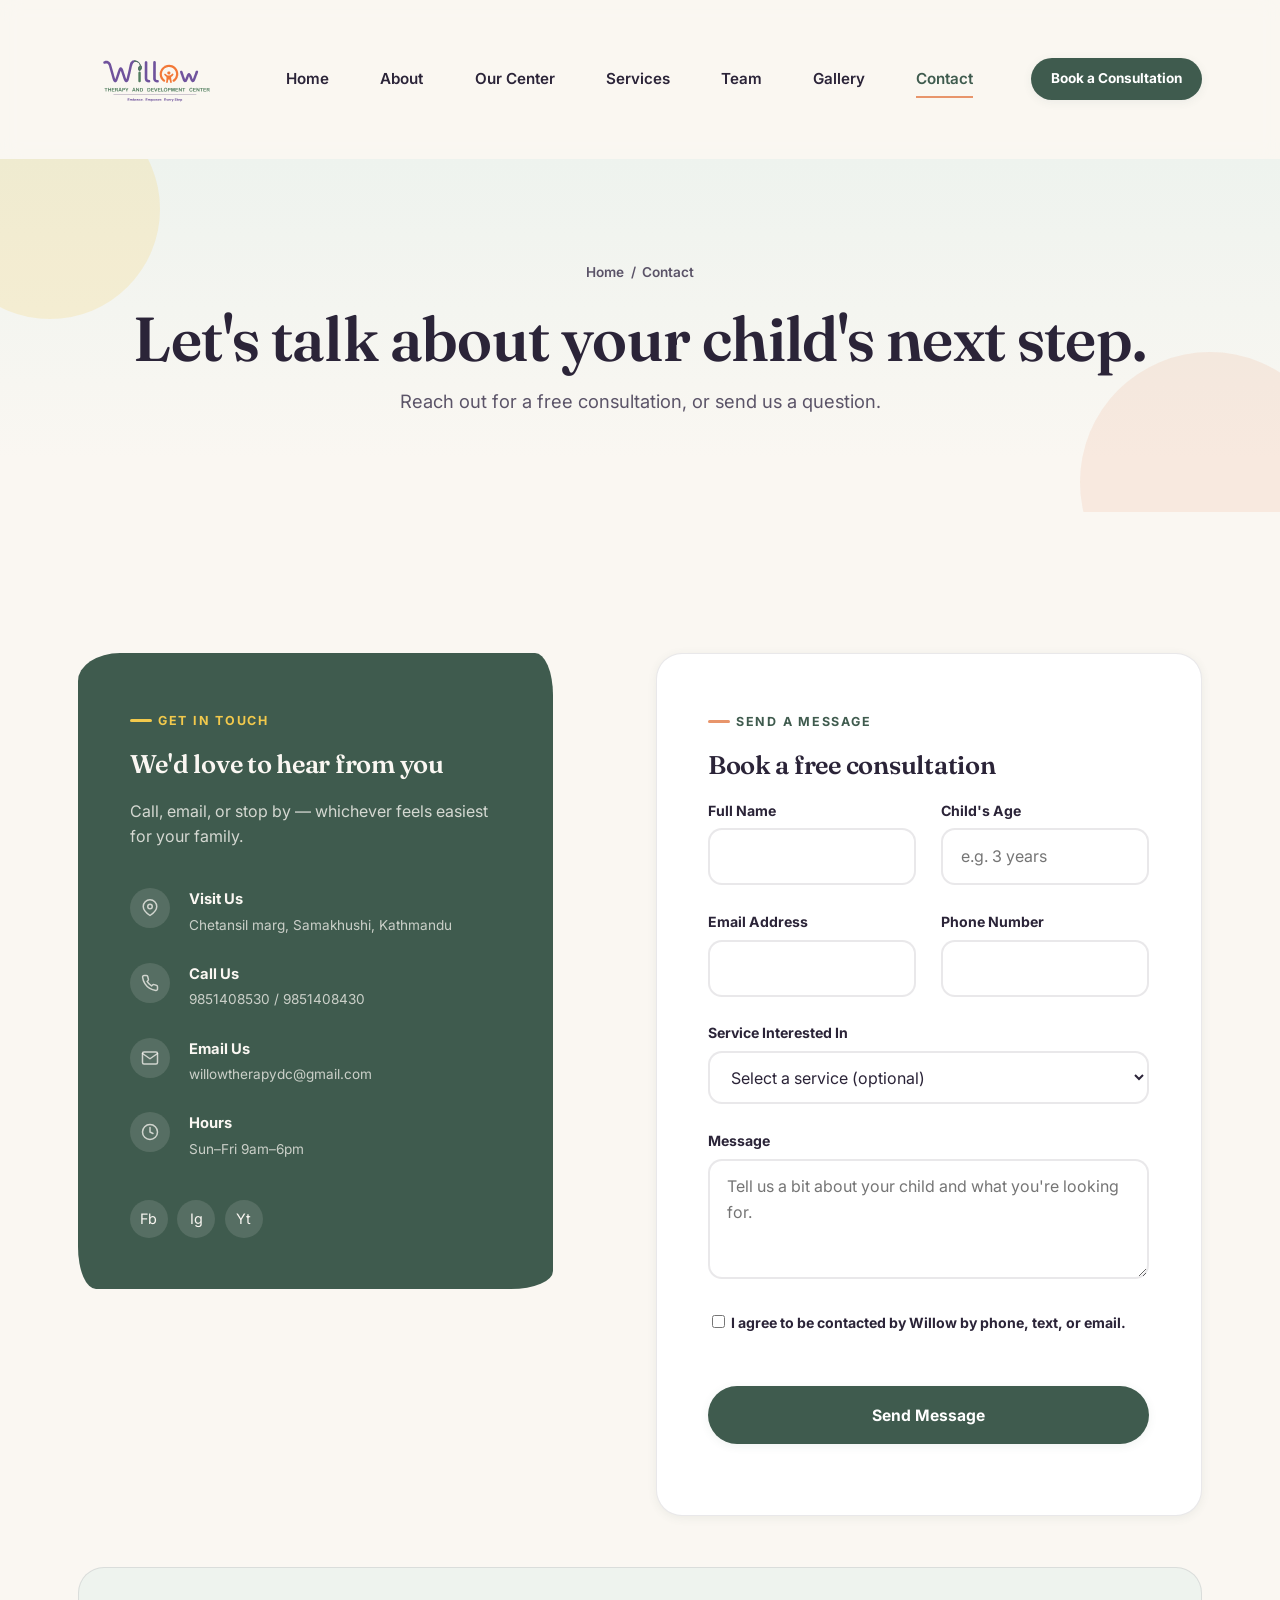
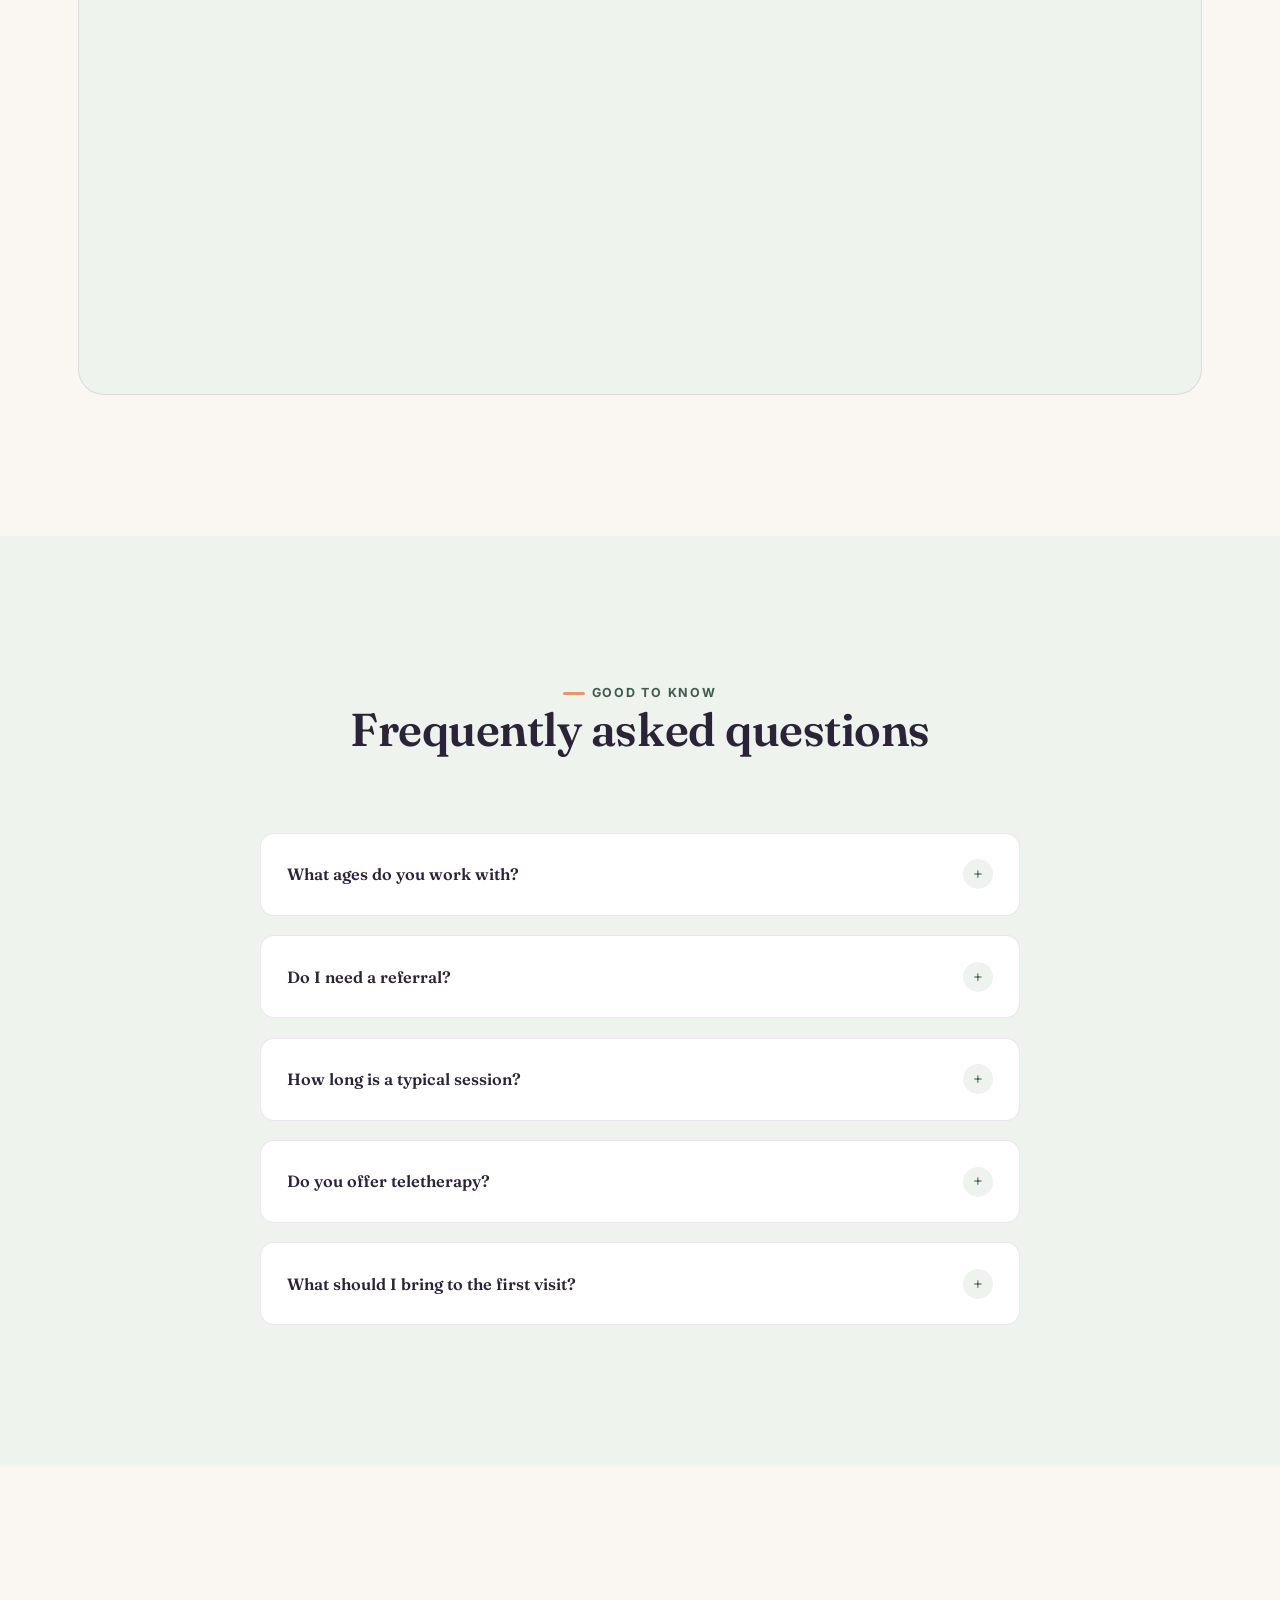
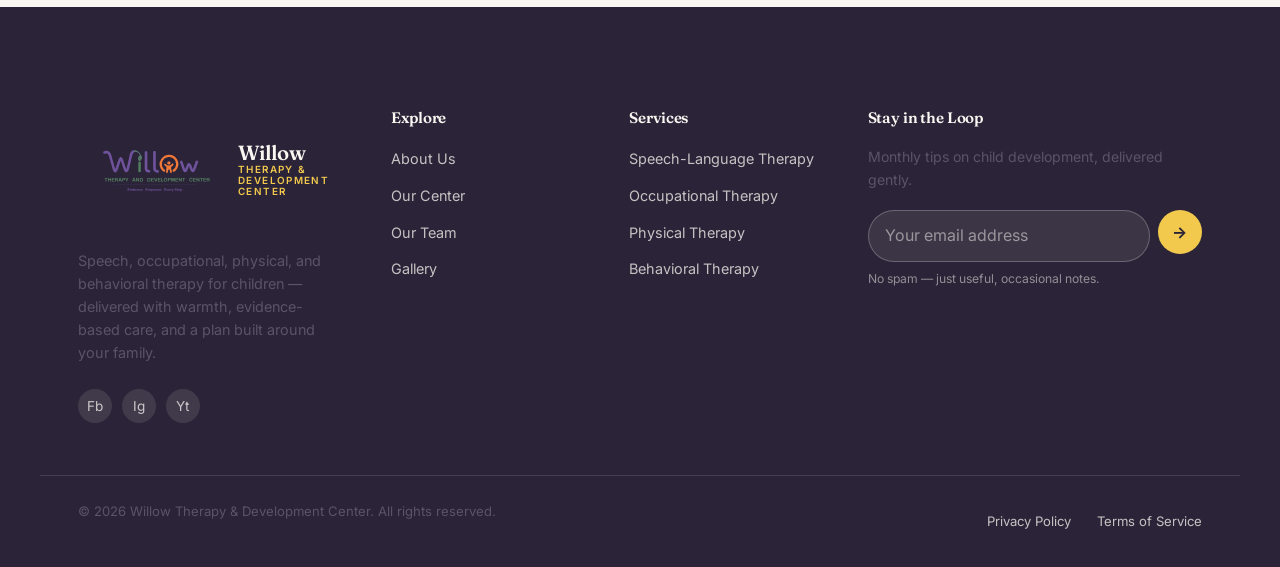
<file: contact.html>
<!DOCTYPE html>
<html lang="en">
<head>
<meta charset="UTF-8">
<meta name="viewport" content="width=device-width, initial-scale=1.0">
<title>Contact Us | Willow Therapy &amp; Development Center</title>
<meta name="description" content="Book a consultation, ask a question, or find directions to Willow Therapy & Development Center.">
<link rel="icon" type="image/svg+xml" href="images/favicon.svg">
<link rel="preconnect" href="https://fonts.googleapis.com">
<link rel="preconnect" href="https://fonts.gstatic.com" crossorigin>
<link href="https://fonts.googleapis.com/css2?family=Fraunces:opsz,wght@9..144,400;9..144,500;9..144,600;9..144,700&amp;family=Inter:wght@400;500;600;700;800&amp;display=swap" rel="stylesheet">
<link rel="stylesheet" href="css/style.css">
</head>
<body>

<a class="skip-link" href="#main">Skip to content</a>

<header class="site-header">
  <div class="container nav">
    <a href="index.html" class="brand">
      <img src="images/no_bg_logo.svg" alt="Willow Therapy &amp; Development Center logo" width="42" height="34">
      
    </a>
    <nav class="nav-links" aria-label="Primary">
      <a href="index.html">Home</a>
      <a href="about.html">About</a>
      <a href="our-center.html">Our Center</a>
      <a href="services.html">Services</a>
      <a href="team.html">Team</a>
      <a href="gallery.html">Gallery</a>
      <a href="contact.html" aria-current="page">Contact</a>
    </nav>
    <div class="nav-actions">
      <a href="contact.html#contact-form" class="btn btn-primary btn-sm">Book a Consultation</a>
      <button class="hamburger" aria-label="Toggle menu" aria-expanded="false" aria-controls="mobileMenu">
        <span></span><span></span><span></span>
      </button>
    </div>
  </div>
</header>

<div class="mobile-menu" id="mobileMenu">
  <ul>
    <li><a href="index.html">Home</a></li>
    <li><a href="about.html">About</a></li>
    <li><a href="our-center.html">Our Center</a></li>
    <li><a href="services.html">Services</a></li>
    <li><a href="team.html">Team</a></li>
    <li><a href="gallery.html">Gallery</a></li>
    <li><a href="contact.html">Contact</a></li>
  </ul>
  <a href="contact.html#contact-form" class="btn btn-primary btn-block">Book a Consultation</a>
</div>

<main id="main">

  <section class="page-banner">
    <div class="container">
      <div class="breadcrumb"><a href="index.html">Home</a><span>/</span><span>Contact</span></div>
      <h1>Let's talk about your child's next step.</h1>
      <p class="lead">Reach out for a free  consultation, or send us a question.</p>
    </div>
  </section>

  <section class="section" id="contact-form">
    <div class="container">
      <div class="contact-grid">

        <!-- ============================== CONTACT INFO ============================== -->
        <div class="contact-info-card reveal">
          <p class="eyebrow on-dark">Get In Touch</p>
          <h3>We'd love to hear from you</h3>
          <p>Call, email, or stop by &mdash; whichever feels easiest for your family.</p>
          <ul class="contact-list">
            <li>
              <span class="ico" aria-hidden="true">
                <svg width="18" height="18" viewBox="0 0 24 24" fill="none" stroke="currentColor" stroke-width="2" stroke-linecap="round" stroke-linejoin="round"><path d="M21 10c0 6-9 12-9 12s-9-6-9-12a9 9 0 0 1 18 0Z"/><circle cx="12" cy="10" r="3"/></svg>
              </span>
              <div><strong>Visit Us</strong><span>Chetansil marg, Samakhushi, Kathmandu</span></div>
            </li>
            <li>
              <span class="ico" aria-hidden="true">
                <svg width="18" height="18" viewBox="0 0 24 24" fill="none" stroke="currentColor" stroke-width="2" stroke-linecap="round" stroke-linejoin="round"><path d="M22 16.92v3a2 2 0 0 1-2.18 2 19.79 19.79 0 0 1-8.63-3.07 19.5 19.5 0 0 1-6-6 19.79 19.79 0 0 1-3.07-8.67A2 2 0 0 1 4.11 2h3a2 2 0 0 1 2 1.72c.127.96.362 1.903.7 2.81a2 2 0 0 1-.45 2.11L8.09 9.91a16 16 0 0 0 6 6l1.27-1.27a2 2 0 0 1 2.11-.45c.907.338 1.85.573 2.81.7A2 2 0 0 1 22 16.92Z"/></svg>
              </span>
              <div><strong>Call Us</strong><span>9851408530 / 9851408430</span></div>
            </li>
            <li>
              <span class="ico" aria-hidden="true">
                <svg width="18" height="18" viewBox="0 0 24 24" fill="none" stroke="currentColor" stroke-width="2" stroke-linecap="round" stroke-linejoin="round"><rect x="2" y="4" width="20" height="16" rx="2"/><path d="m22 6-10 7L2 6"/></svg>
              </span>
              <div><strong>Email Us</strong><span>willowtherapydc@gmail.com</span></div>
            </li>
            <li>
              <span class="ico" aria-hidden="true">
                <svg width="18" height="18" viewBox="0 0 24 24" fill="none" stroke="currentColor" stroke-width="2" stroke-linecap="round" stroke-linejoin="round"><circle cx="12" cy="12" r="10"/><polyline points="12 6 12 12 16 14"/></svg>
              </span>
              <div><strong>Hours</strong><span>Sun&ndash;Fri 9am&ndash;6pm </span></div>
            </li>
          </ul>
          <div class="social-row">
            <a href="#" aria-label="Facebook">Fb</a>
            <a href="#" aria-label="Instagram">Ig</a>
            <a href="#" aria-label="YouTube">Yt</a>
          </div>
        </div>

        <!-- ============================== CONTACT FORM ============================== -->
        <div class="contact-form-card reveal">
          <p class="eyebrow">Send a Message</p>
          <h3>Book a free consultation</h3>

          <form id="contactForm" action="https://api.web3forms.com/submit" method="POST" novalidate>

            <!-- ===================== Web3Forms configuration =====================
                 The access key below is PUBLIC BY DESIGN. It only authorises
                 delivery to the single address the key was issued to, so it is
                 safe to ship in a static file.

                 TO GO LIVE: visit https://web3forms.com, enter
                 willowtherapydc@gmail.com, and the key is emailed to you
                 instantly (no account signup). Paste it in as the value below.
                 ================================================================= -->
            <input type="hidden" name="access_key" value="87075538-c049-4265-b6c9-5a18b0e14cd2">
            <input type="hidden" name="subject" value="New Willow Consultation Request">
            <input type="hidden" name="from_name" value="Willow Website Contact Form">

            <!-- Honeypot: hidden from people, commonly filled in by bots. -->
            <input type="checkbox" name="botcheck" style="display:none" tabindex="-1" autocomplete="off" aria-hidden="true">

            <div class="form-row">
              <div class="field">
                <label for="fullName">Full Name</label>
                <input type="text" id="fullName" name="name" autocomplete="name" required>
                <span class="error-msg">Please enter your name.</span>
              </div>
              <div class="field">
                <label for="childAge">Child's Age</label>
                <input type="text" id="childAge" name="child_age" placeholder="e.g. 3 years">
              </div>
            </div>
            <div class="form-row">
              <div class="field">
                <label for="email">Email Address</label>
                <input type="email" id="email" name="email" autocomplete="email" required>
                <span class="error-msg">Please enter a valid email address.</span>
              </div>
              <div class="field">
                <label for="phone">Phone Number</label>
                <input type="tel" id="phone" name="phone" autocomplete="tel" required>
                <span class="error-msg">Please enter a phone number.</span>
              </div>
            </div>
            <div class="field">
              <label for="service">Service Interested In</label>
              <select id="service" name="service">
                <option value="">Select a service (optional)</option>
                <option>Speech-Language Therapy</option>
                <option>Occupational Therapy</option>
                <option>Physical Therapy</option>
                <option>Behavioral Therapy</option>
                <option>Feeding Therapy</option>
                <option>Early Intervention</option>
                <option>Social Skills Groups</option>
                <option>Developmental Assessment</option>
                <option>Not Sure Yet</option>
              </select>
            </div>
            <div class="field">
              <label for="message">Message</label>
              <textarea id="message" name="message" required placeholder="Tell us a bit about your child and what you're looking for."></textarea>
              <span class="error-msg">Please add a short message.</span>
            </div>
            <div class="field">
              <label class="checkbox-field">
                <input type="checkbox" id="consent" name="consent" value="Yes" required>
                <span>I agree to be contacted by Willow by phone, text, or email.</span>
              </label>
              <span class="error-msg">Please confirm you're okay being contacted.</span>
            </div>

            <!-- hCaptcha, hosted by Web3Forms (data-captcha="true" means no
                 sitekey of our own is needed). The widget alone proves nothing:
                 hCaptcha MUST also be switched on for this form in the Web3Forms
                 dashboard, or the server accepts submissions that never solved
                 it and this is decoration. -->
            <div class="field captcha-field">
              <div class="h-captcha" data-captcha="true"></div>
              <span class="error-msg">Please confirm you are not a robot.</span>
            </div>

            <button type="submit" class="btn btn-primary btn-block" id="submitButton">Send Message</button>
            <p class="hint" id="formHint" role="status" aria-live="polite"></p>
          </form>

          <div class="form-success" id="formSuccess">
            <div class="check">&#10003;</div>
            <h3>Thanks for reaching out!</h3>
            <p>A member of our intake team will follow up within one business day to schedule your consultation.</p>

            <!-- Opens WhatsApp with the enquiry prefilled. data-wa-number is the
                 destination in international format: 977 (Nepal) + 9851408530,
                 no '+' and no leading zero. Change it here to reroute. -->
            <a href="#" id="whatsappSend" class="btn btn-whatsapp btn-block"
               data-wa-number="9779851408530" target="_blank" rel="noopener noreferrer">
              <svg width="20" height="20" viewBox="0 0 24 24" fill="currentColor" aria-hidden="true"><path d="M17.47 14.38c-.3-.15-1.75-.86-2.02-.96-.27-.1-.47-.15-.67.15-.2.3-.77.96-.94 1.16-.17.2-.35.22-.64.07-.3-.15-1.25-.46-2.38-1.47-.88-.78-1.48-1.75-1.65-2.05-.17-.3-.02-.46.13-.6.13-.13.3-.35.45-.52.15-.17.2-.3.3-.5.1-.2.05-.37-.02-.52-.08-.15-.67-1.6-.92-2.2-.24-.58-.49-.5-.67-.51h-.57c-.2 0-.52.07-.8.37-.27.3-1.04 1.02-1.04 2.48s1.07 2.88 1.22 3.08c.15.2 2.1 3.2 5.08 4.49.71.3 1.26.49 1.69.63.71.22 1.36.19 1.87.12.57-.09 1.75-.72 2-1.41.25-.69.25-1.28.17-1.41-.07-.13-.27-.2-.57-.35Z"/><path d="M12.04 2C6.58 2 2.13 6.45 2.13 11.91c0 1.75.46 3.46 1.32 4.96L2 22l5.25-1.38a9.87 9.87 0 0 0 4.79 1.22h.01c5.46 0 9.91-4.45 9.91-9.91C21.96 6.45 17.5 2 12.04 2Zm0 18.13h-.01a8.2 8.2 0 0 1-4.19-1.15l-.3-.18-3.12.82.83-3.04-.2-.31a8.22 8.22 0 0 1-1.26-4.36c0-4.54 3.7-8.23 8.25-8.23 2.2 0 4.27.86 5.83 2.42a8.19 8.19 0 0 1 2.41 5.82c0 4.54-3.7 8.23-8.24 8.23Z"/></svg>
              Also send on WhatsApp
            </a>
            <p class="hint" style="margin-top:0.8em;">Your message is already on its way to us by email &mdash; this just sends it to our WhatsApp too, for a faster reply.</p>
          </div>
        </div>

      </div>

      <div class="map-embed reveal">
        <iframe
          src="https://www.google.com/maps/embed?pb=!1m14!1m12!1m3!1d446.1462835924804!2d85.3156521828041!3d27.726427231039843!2m3!1f0!2f0!3f0!3m2!1i1024!2i768!4f13.1!5e1!3m2!1sen!2snp!4v1789098464184!5m2!1sen!2snp"
          width="100%"
          height="400"
          style="border:0; display:block;"
          allowfullscreen=""
          loading="lazy"
          referrerpolicy="strict-origin-when-cross-origin"
          title="Map showing the location of Willow Therapy &amp; Development Center in Samakhushi, Kathmandu">
        </iframe>
      </div>
    </div>
  </section>

  <!-- ============================== FAQ ============================== -->
  <section class="section section-alt">
    <div class="container">
      <div class="section-head center reveal">
        <p class="eyebrow">Good to Know</p>
        <h2>Frequently asked questions</h2>
      </div>
      <div class="accordion">

       

        <div class="accordion-item reveal">
          <button class="accordion-trigger" aria-expanded="false">
            What ages do you work with?
            <span class="plus">+</span>
          </button>
          <div class="accordion-panel">
            <div class="accordion-panel-inner">We work with children from 18 months to age 20, with the majority of our caseload between ages 2 and 12.</div>
          </div>
        </div>

        <div class="accordion-item reveal">
          <button class="accordion-trigger" aria-expanded="false">
            Do I need a referral?
            <span class="plus">+</span>
          </button>
          <div class="accordion-panel">
            <div class="accordion-panel-inner">Speech, psychology, and occupational therapy don't require a referral in most cases.</div>
          </div>
        </div>

        <div class="accordion-item reveal">
          <button class="accordion-trigger" aria-expanded="false">
            How long is a typical session?
            <span class="plus">+</span>
          </button>
          <div class="accordion-panel">
            <div class="accordion-panel-inner">Most one-on-one sessions run 45&ndash;60 minutes. Group sessions and initial evaluations may run a bit longer.</div>
          </div>
        </div>

        <div class="accordion-item reveal">
          <button class="accordion-trigger" aria-expanded="false">
            Do you offer teletherapy?
            <span class="plus">+</span>
          </button>
          <div class="accordion-panel">
            <div class="accordion-panel-inner">Yes &mdash; speech, occupational, and behavioral therapy are all available virtually for families who prefer or need remote sessions.</div>
          </div>
        </div>

        <div class="accordion-item reveal">
          <button class="accordion-trigger" aria-expanded="false">
            What should I bring to the first visit?
            <span class="plus">+</span>
          </button>
          <div class="accordion-panel">
            <div class="accordion-panel-inner">Bring any prior evaluations or reports,  and a favorite toy or comfort item if that helps your child settle in.</div>
          </div>
        </div>

      </div>
    </div>
  </section>

</main>

<footer class="site-footer">
  <div class="container footer-top">
    <div class="footer-grid">
      <div class="footer-brand">
        <a href="index.html" class="brand">
          <img src="images/no_bg_logo.svg" alt="Willow Therapy &amp; Development Center logo" width="150" height="34">
          <span class="brand-name">Willow<span>Therapy &amp; Development Center</span></span>
        </a>
        <p class="footer-about">Speech, occupational, physical, and behavioral therapy for children &mdash; delivered with warmth, evidence-based care, and a plan built around your family.</p>
        <div class="footer-social">
          <a href="https://www.facebook.com/willowtdc" aria-label="Facebook">Fb</a>
          <a href="https://www.instagram.com/willowtdc" aria-label="Instagram">Ig</a>
          <a href="https://www.youtube.com/@WillowTherapyDevelopmentCenter" aria-label="YouTube">Yt</a>
        </div>
      </div>
      <div class="footer-col">
        <h4>Explore</h4>
        <ul>
          <li><a href="about.html">About Us</a></li>
          <li><a href="our-center.html">Our Center</a></li>
          <li><a href="team.html">Our Team</a></li>
          <li><a href="gallery.html">Gallery</a></li>
              </ul>
      </div>
      <div class="footer-col">
        <h4>Services</h4>
        <ul>
          <li><a href="services.html#speech-language-therapy">Speech-Language Therapy</a></li>
          <li><a href="services.html#occupational-therapy">Occupational Therapy</a></li>
          <li><a href="services.html#physical-therapy">Physical Therapy</a></li>
          <li><a href="services.html#behavioral-therapy">Behavioral Therapy</a></li>
        </ul>
      </div>
      <div class="footer-col footer-newsletter">
        <h4>Stay in the Loop</h4>
        <p style="margin:0; font-size:0.88rem;">Monthly tips on child development, delivered gently.</p>
        <form id="newsletterForm">
          <label class="sr-only" for="newsletterEmail">Email address</label>
          <input type="email" id="newsletterEmail" placeholder="Your email address" required>
          <button type="submit" aria-label="Subscribe">&#8594;</button>
        </form>
        <p class="hint">No spam &mdash; just useful, occasional notes.</p>
      </div>
    </div>
  </div>
  <div class="container footer-bottom">
    <p>&copy; <span data-year>2026</span> Willow Therapy &amp; Development Center. All rights reserved.</p>
    <div class="legal-links"><a href="#">Privacy Policy</a><a href="#">Terms of Service</a></div>
  </div>
</footer>

<button class="back-to-top" aria-label="Back to top">&#8593;</button>

<!-- Renders the hCaptcha widget above. Must load before main.js reads its token. -->
<script src="https://web3forms.com/client/script.js" async defer></script>
<script src="js/main.js"></script>
</body>
</html>
</file>
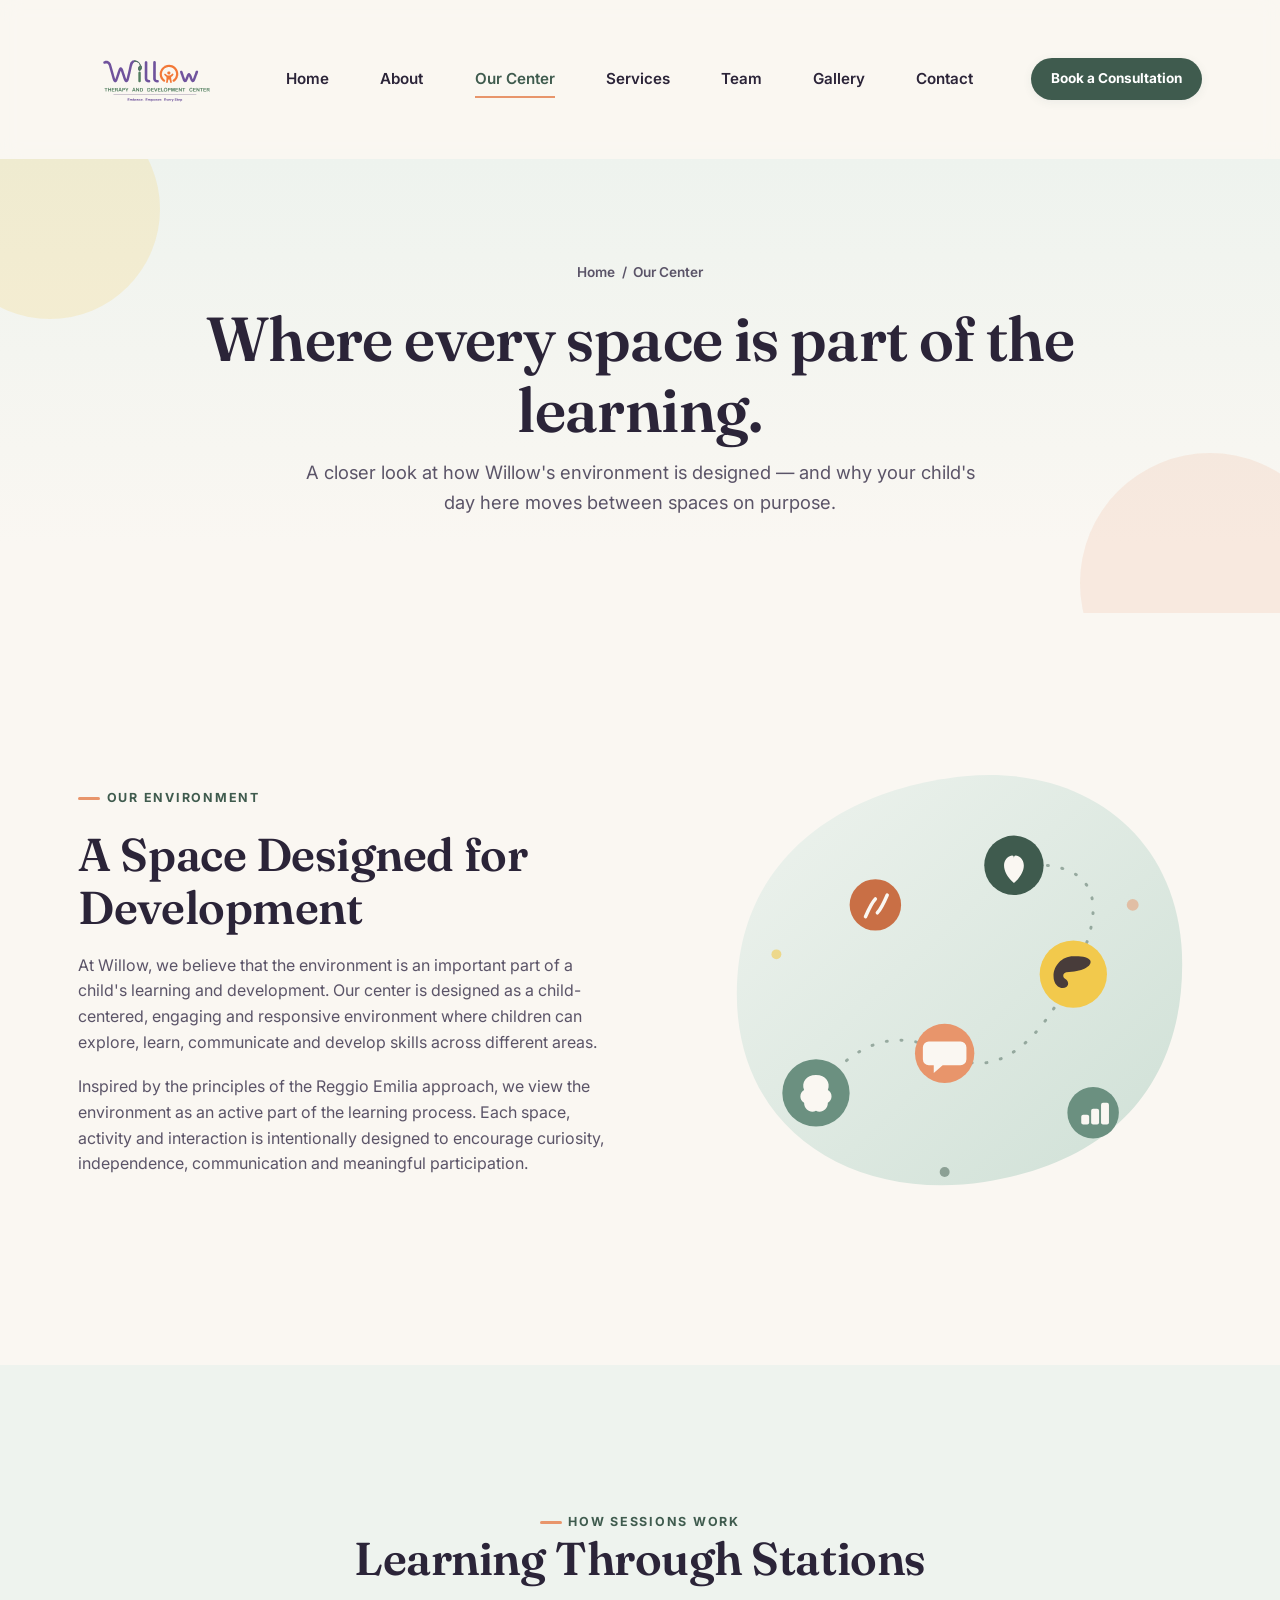
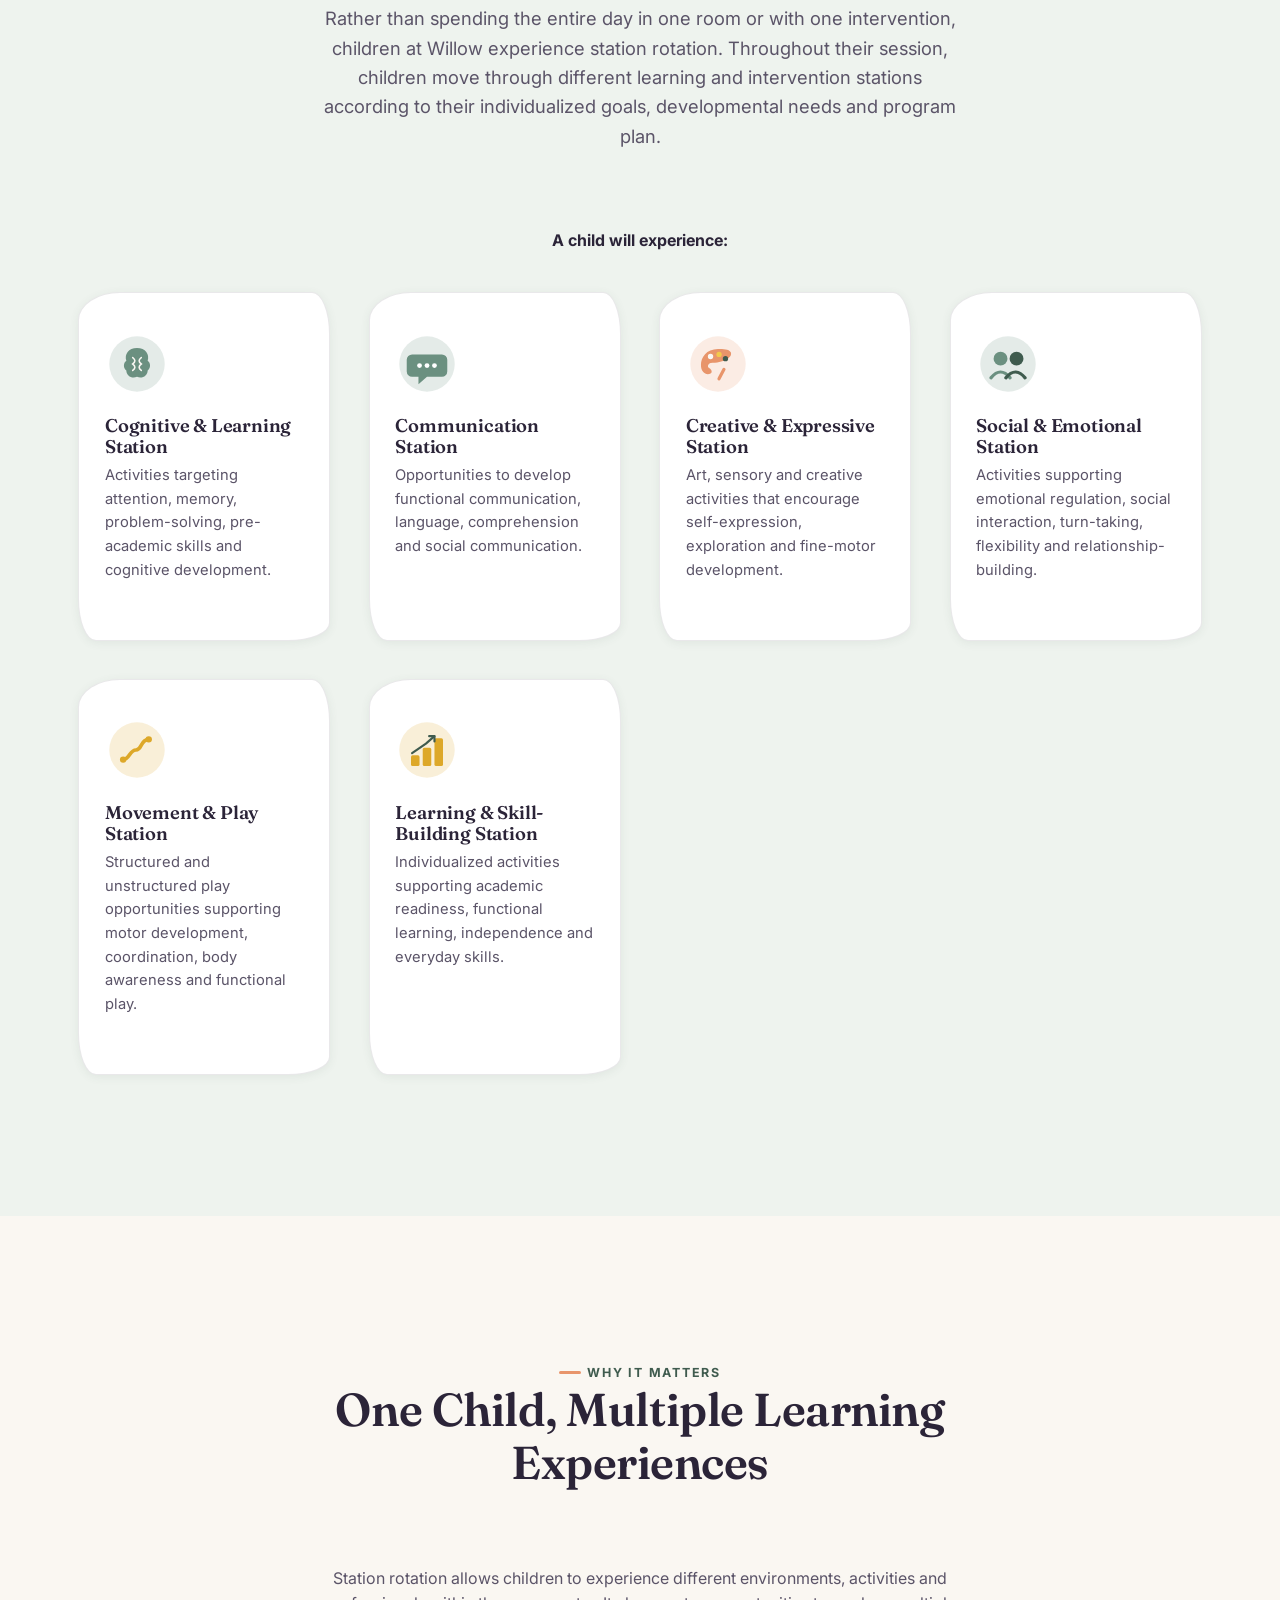
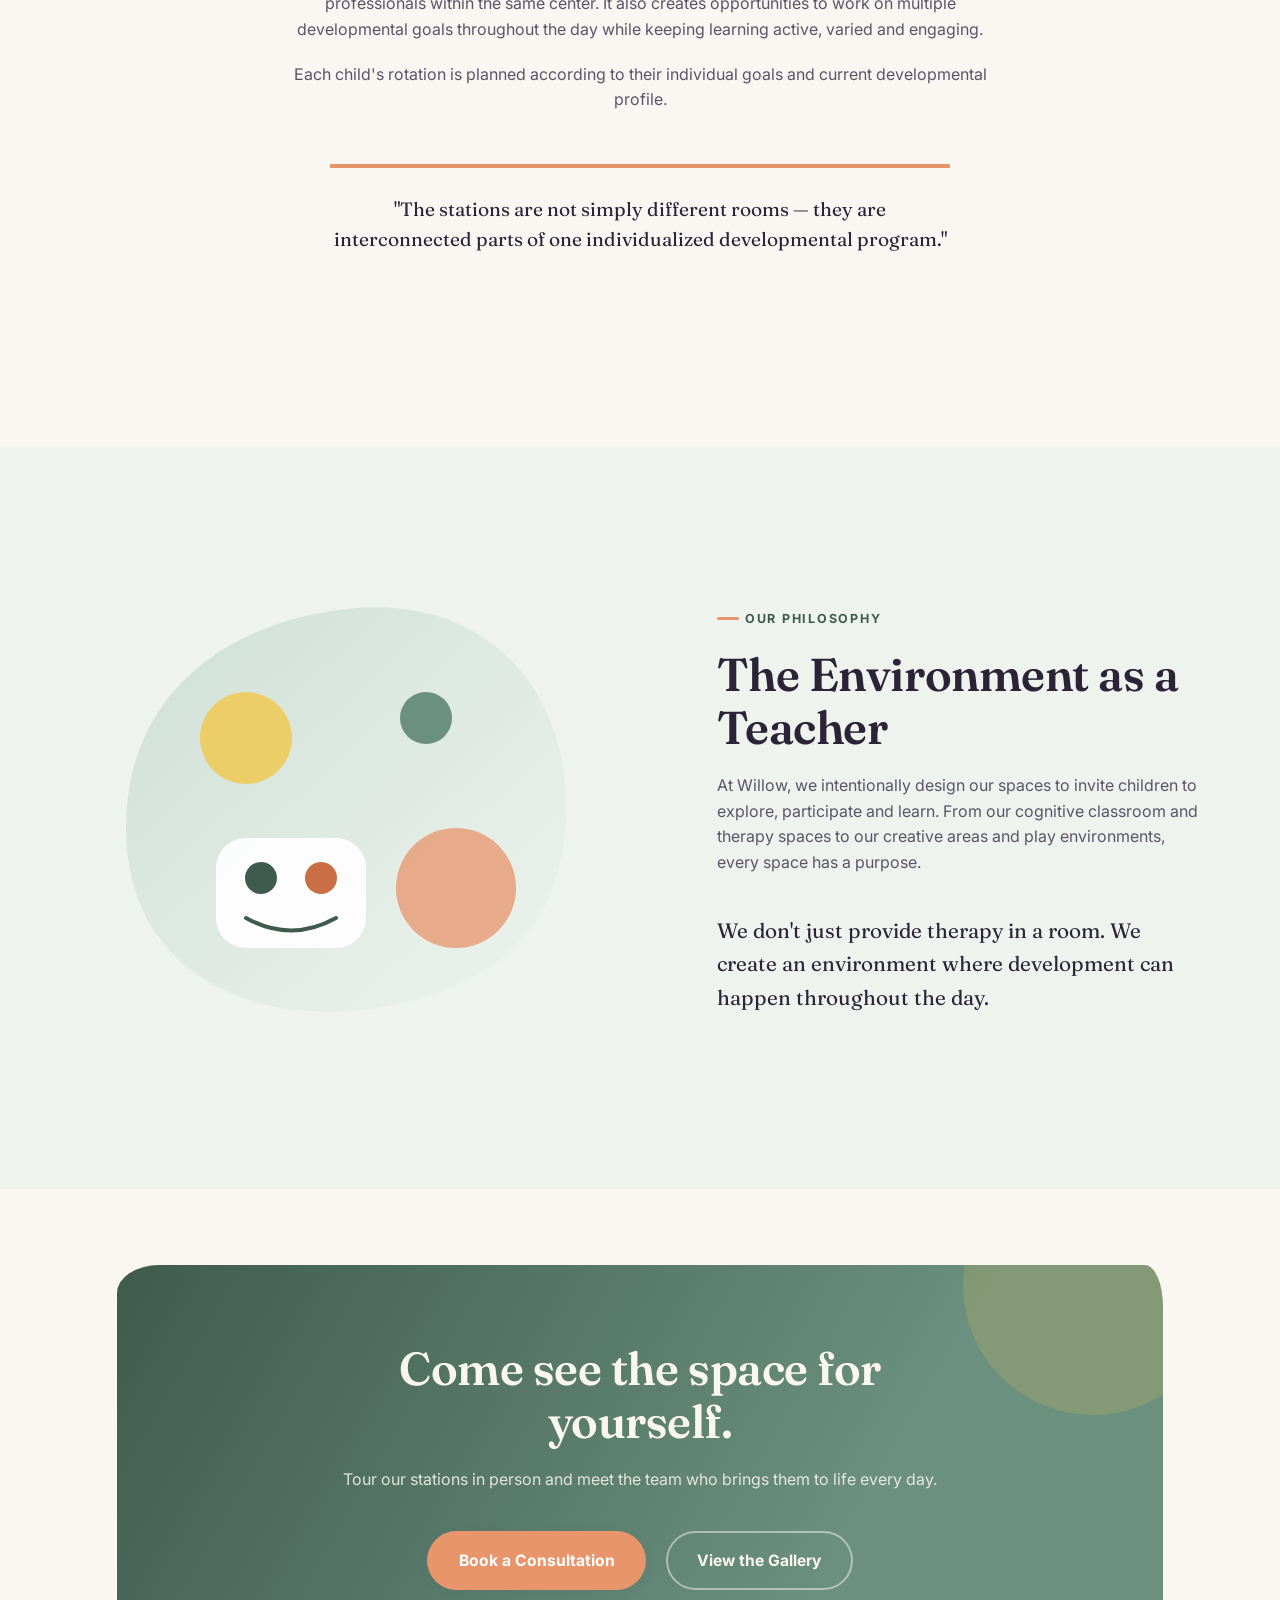
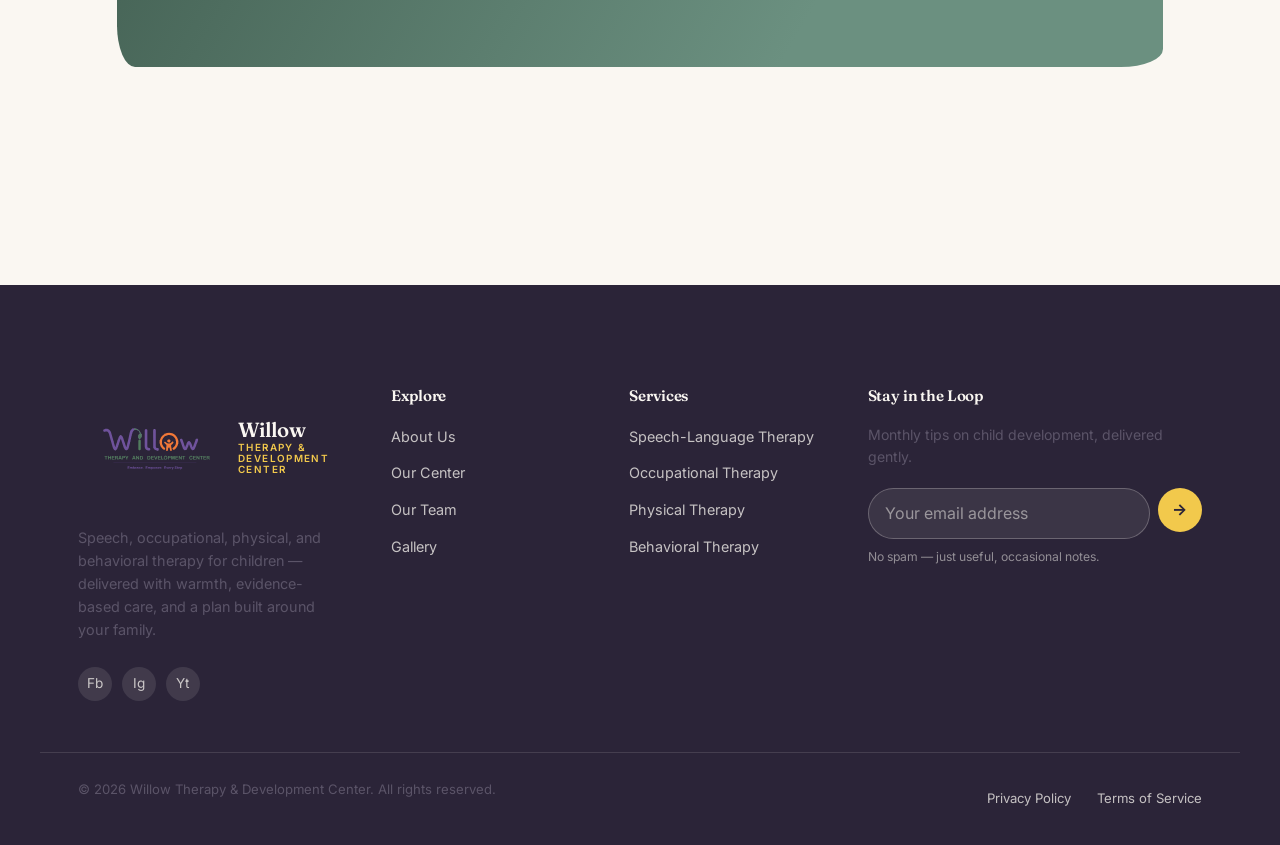
<file: our-center.html>
<!DOCTYPE html>
<html lang="en">
<head>
<meta charset="UTF-8">
<meta name="viewport" content="width=device-width, initial-scale=1.0">
<title>Our Center | Willow Therapy &amp; Development Center</title>
<meta name="description" content="Take a closer look at how Willow's space is designed — a child-centered environment built around station rotation and individualized learning.">
<link rel="icon" type="image/svg+xml" href="images/favicon.svg">
<link rel="preconnect" href="https://fonts.googleapis.com">
<link rel="preconnect" href="https://fonts.gstatic.com" crossorigin>
<link href="https://fonts.googleapis.com/css2?family=Fraunces:opsz,wght@9..144,400;9..144,500;9..144,600;9..144,700&amp;family=Inter:wght@400;500;600;700;800&amp;display=swap" rel="stylesheet">
<link rel="stylesheet" href="css/style.css">
</head>
<body>

<a class="skip-link" href="#main">Skip to content</a>

<header class="site-header">
  <div class="container nav">
    <a href="index.html" class="brand">
      <img src="images/no_bg_logo.svg" alt="Willow Therapy &amp; Development Center logo" width="42" height="34">
      
    </a>
    <nav class="nav-links" aria-label="Primary">
      <a href="index.html">Home</a>
      <a href="about.html">About</a>
      <a href="our-center.html" aria-current="page">Our Center</a>
      <a href="services.html">Services</a>
      <a href="team.html">Team</a>
      <a href="gallery.html">Gallery</a>
      <a href="contact.html">Contact</a>
    </nav>
    <div class="nav-actions">
      <a href="contact.html#contact-form" class="btn btn-primary btn-sm">Book a Consultation</a>
      <button class="hamburger" aria-label="Toggle menu" aria-expanded="false" aria-controls="mobileMenu">
        <span></span><span></span><span></span>
      </button>
    </div>
  </div>
</header>

<div class="mobile-menu" id="mobileMenu">
  <ul>
    <li><a href="index.html">Home</a></li>
    <li><a href="about.html">About</a></li>
    <li><a href="our-center.html">Our Center</a></li>
    <li><a href="services.html">Services</a></li>
    <li><a href="team.html">Team</a></li>
    <li><a href="gallery.html">Gallery</a></li>
    <li><a href="contact.html">Contact</a></li>
  </ul>
  <a href="contact.html#contact-form" class="btn btn-primary btn-block">Book a Consultation</a>
</div>

<main id="main">

  <section class="page-banner">
    <div class="container">
      <div class="breadcrumb"><a href="index.html">Home</a><span>/</span><span>Our Center</span></div>
      <h1>Where every space is part of the learning.</h1>
      <p class="lead">A closer look at how Willow's environment is designed — and why your child's day here moves between spaces on purpose.</p>
    </div>
  </section>

  <!-- ============================== A SPACE DESIGNED FOR DEVELOPMENT ============================== -->
  <section class="section">
    <div class="container two-col">
      <div class="reveal">
        <p class="eyebrow">Our Environment</p>
        <h2>A Space Designed for Development</h2>
        <p>At Willow, we believe that the environment is an important part of a child's learning and development. Our center is designed as a child-centered, engaging and responsive environment where children can explore, learn, communicate and develop skills across different areas.</p>
        <p>Inspired by the principles of the Reggio Emilia approach, we view the environment as an active part of the learning process. Each space, activity and interaction is intentionally designed to encourage curiosity, independence, communication and meaningful participation.</p>
      </div>
      <div class="about-art reveal">
        <img src="images/stations-illustration.svg" alt="Illustration of a soft, map-like layout connecting different learning stations within the center" width="490" height="470">
      </div>
    </div>
  </section>

  <!-- ============================== LEARNING THROUGH STATIONS ============================== -->
  <section class="section section-alt" id="stations">
    <div class="container">
      <div class="section-head center reveal">
        <p class="eyebrow">How Sessions Work</p>
        <h2>Learning Through Stations</h2>
        <p class="lead" style="margin-inline:auto;">Rather than spending the entire day in one room or with one intervention, children at Willow experience station rotation. Throughout their session, children move through different learning and intervention stations according to their individualized goals, developmental needs and program plan.</p>
      </div>

      <p class="text-center" style="font-weight:700; color: var(--ink); margin-bottom: var(--sp-5);">A child will experience:</p>

      <div class="service-grid">

        <div class="service-card reveal">
          <img class="service-icon" src="images/icon-cognitive.svg" alt="" width="64" height="64">
          <h3>Cognitive &amp; Learning Station</h3>
          <p>Activities targeting attention, memory, problem-solving, pre-academic skills and cognitive development.</p>
        </div>

        <div class="service-card reveal">
          <img class="service-icon" src="images/icon-speech.svg" alt="" width="64" height="64">
          <h3>Communication Station</h3>
          <p>Opportunities to develop functional communication, language, comprehension and social communication.</p>
        </div>

        <div class="service-card reveal">
          <img class="service-icon" src="images/icon-creative.svg" alt="" width="64" height="64">
          <h3>Creative &amp; Expressive Station</h3>
          <p>Art, sensory and creative activities that encourage self-expression, exploration and fine-motor development.</p>
        </div>

        <div class="service-card reveal">
          <img class="service-icon" src="images/icon-social.svg" alt="" width="64" height="64">
          <h3>Social &amp; Emotional Station</h3>
          <p>Activities supporting emotional regulation, social interaction, turn-taking, flexibility and relationship-building.</p>
        </div>

        <div class="service-card reveal">
          <img class="service-icon" src="images/icon-pt.svg" alt="" width="64" height="64">
          <h3>Movement &amp; Play Station</h3>
          <p>Structured and unstructured play opportunities supporting motor development, coordination, body awareness and functional play.</p>
        </div>

        <div class="service-card reveal">
          <img class="service-icon" src="images/icon-skills.svg" alt="" width="64" height="64">
          <h3>Learning &amp; Skill-Building Station</h3>
          <p>Individualized activities supporting academic readiness, functional learning, independence and everyday skills.</p>
        </div>

      </div>
    </div>
  </section>

  <!-- ============================== ONE CHILD, MULTIPLE LEARNING EXPERIENCES ============================== -->
  <section class="section">
    <div class="container" style="max-width: 780px;">
      <div class="section-head center reveal">
        <p class="eyebrow">Why It Matters</p>
        <h2>One Child, Multiple Learning Experiences</h2>
      </div>
      <div class="reveal text-center">
        <p>Station rotation allows children to experience different environments, activities and professionals within the same center. It also creates opportunities to work on multiple developmental goals throughout the day while keeping learning active, varied and engaging.</p>
        <p>Each child's rotation is planned according to their individual goals and current developmental profile.</p>
      </div>
      <blockquote class="pull-quote reveal" style="text-align:center; border-left:none; border-top:4px solid var(--clay); padding-left:0; padding-top: var(--sp-4); max-width: 620px; margin-inline:auto;">
        "The stations are not simply different rooms — they are interconnected parts of one individualized developmental program."
      </blockquote>
    </div>
  </section>

  <!-- ============================== THE ENVIRONMENT AS A TEACHER ============================== -->
  <section class="section section-alt">
    <div class="container two-col">
      <div class="about-art reveal">
        <img src="images/about-illustration.svg" alt="Illustration of a cozy therapy room with soft shapes and building blocks" width="500" height="460">
      </div>
      <div class="reveal">
        <p class="eyebrow">Our Philosophy</p>
        <h2>The Environment as a Teacher</h2>
        <p>At Willow, we intentionally design our spaces to invite children to explore, participate and learn. From our cognitive classroom and therapy spaces to our creative areas and play environments, every space has a purpose.</p>
        <p style="font-family: var(--font-display); font-size: 1.3rem; color: var(--ink); margin-top: var(--sp-5);">We don't just provide therapy in a room. We create an environment where development can happen throughout the day.</p>
      </div>
    </div>
  </section>

  <section class="section tight">
    <div class="container">
      <div class="cta-band reveal">
        <div class="container">
          <h2>Come see the space for yourself.</h2>
          <p>Tour our stations in person and meet the team who brings them to life every day.</p>
          <div class="btn-group">
            <a href="contact.html#contact-form" class="btn btn-accent">Book a Consultation</a>
            <a href="gallery.html" class="btn btn-outline on-dark">View the Gallery</a>
          </div>
        </div>
      </div>
    </div>
  </section>

</main>

<footer class="site-footer">
  <div class="container footer-top">
    <div class="footer-grid">
      <div class="footer-brand">
        <a href="index.html" class="brand">
          <img src="images/no_bg_logo.svg" alt="Willow Therapy &amp; Development Center logo" width="150" height="34">
          <span class="brand-name">Willow<span>Therapy &amp; Development Center</span></span>
        </a>
        <p class="footer-about">Speech, occupational, physical, and behavioral therapy for children &mdash; delivered with warmth, evidence-based care, and a plan built around your family.</p>
        <div class="footer-social">
          <a href="https://www.facebook.com/willowtdc" aria-label="Facebook">Fb</a>
          <a href="https://www.instagram.com/willowtdc" aria-label="Instagram">Ig</a>
          <a href="https://www.youtube.com/@WillowTherapyDevelopmentCenter" aria-label="YouTube">Yt</a>
        </div>
      </div>
      <div class="footer-col">
        <h4>Explore</h4>
        <ul>
          <li><a href="about.html">About Us</a></li>
          <li><a href="our-center.html">Our Center</a></li>
          <li><a href="team.html">Our Team</a></li>
          <li><a href="gallery.html">Gallery</a></li>
              </ul>
      </div>
      <div class="footer-col">
        <h4>Services</h4>
        <ul>
          <li><a href="services.html#speech-language-therapy">Speech-Language Therapy</a></li>
          <li><a href="services.html#occupational-therapy">Occupational Therapy</a></li>
          <li><a href="services.html#physical-therapy">Physical Therapy</a></li>
          <li><a href="services.html#behavioral-therapy">Behavioral Therapy</a></li>
        </ul>
      </div>
      <div class="footer-col footer-newsletter">
        <h4>Stay in the Loop</h4>
        <p style="margin:0; font-size:0.88rem;">Monthly tips on child development, delivered gently.</p>
        <form id="newsletterForm">
          <label class="sr-only" for="newsletterEmail">Email address</label>
          <input type="email" id="newsletterEmail" placeholder="Your email address" required>
          <button type="submit" aria-label="Subscribe">&#8594;</button>
        </form>
        <p class="hint">No spam &mdash; just useful, occasional notes.</p>
      </div>
    </div>
  </div>
  <div class="container footer-bottom">
    <p>&copy; <span data-year>2026</span> Willow Therapy &amp; Development Center. All rights reserved.</p>
    <div class="legal-links"><a href="#">Privacy Policy</a><a href="#">Terms of Service</a></div>
  </div>
</footer>

<button class="back-to-top" aria-label="Back to top">&#8593;</button>

<script src="js/main.js"></script>
</body>
</html>
</file>
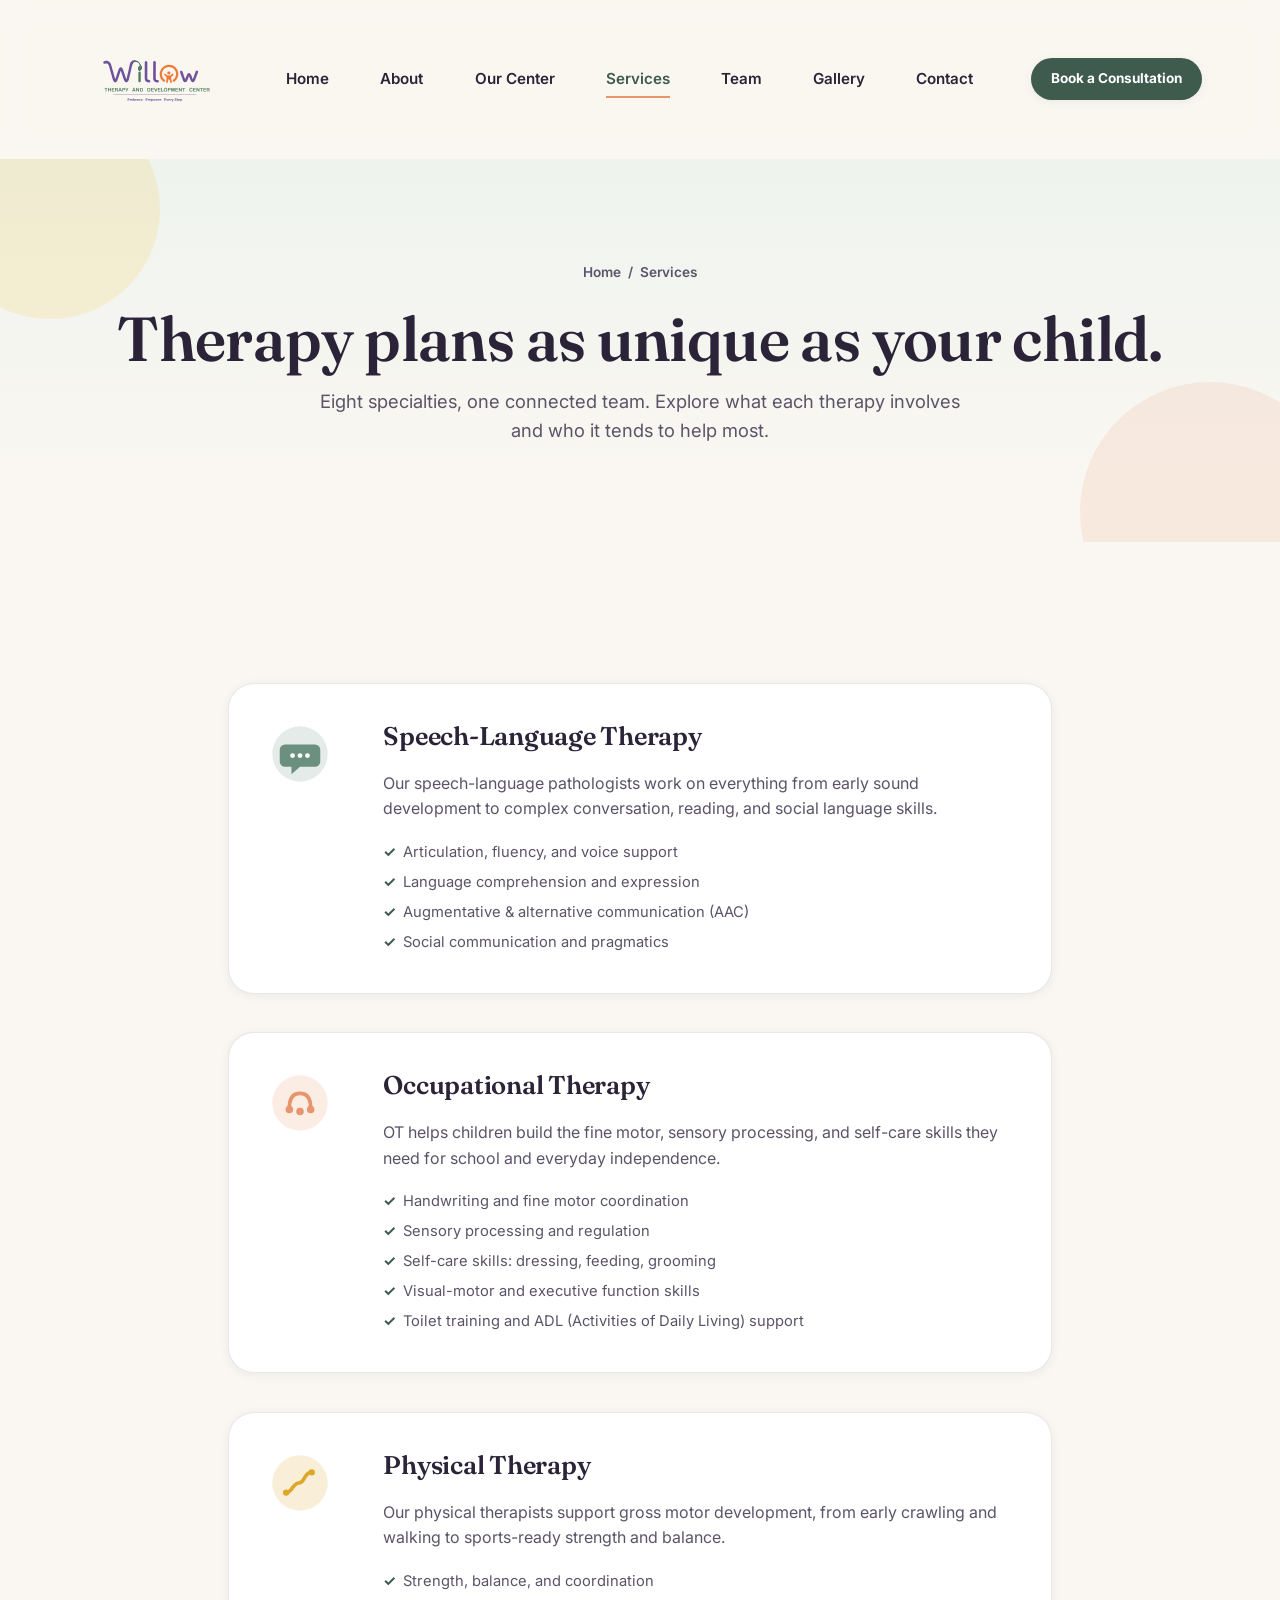
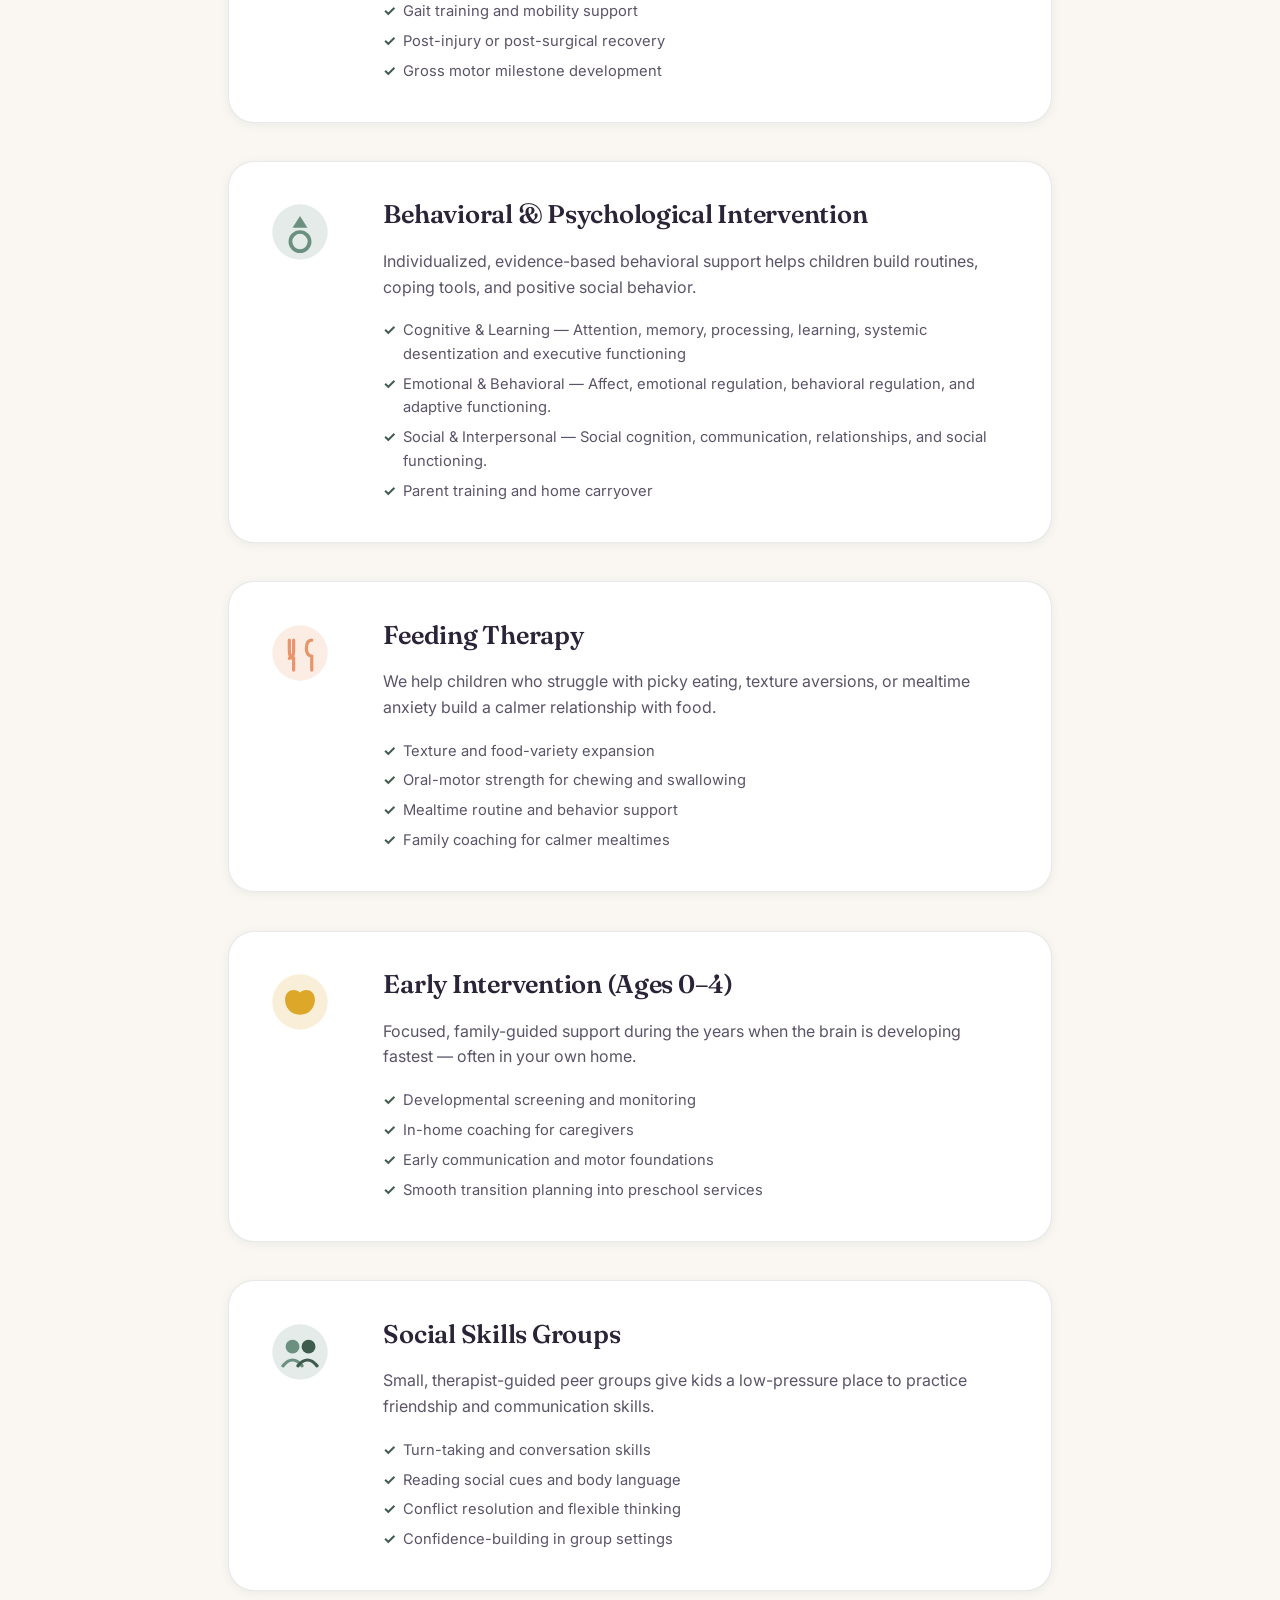
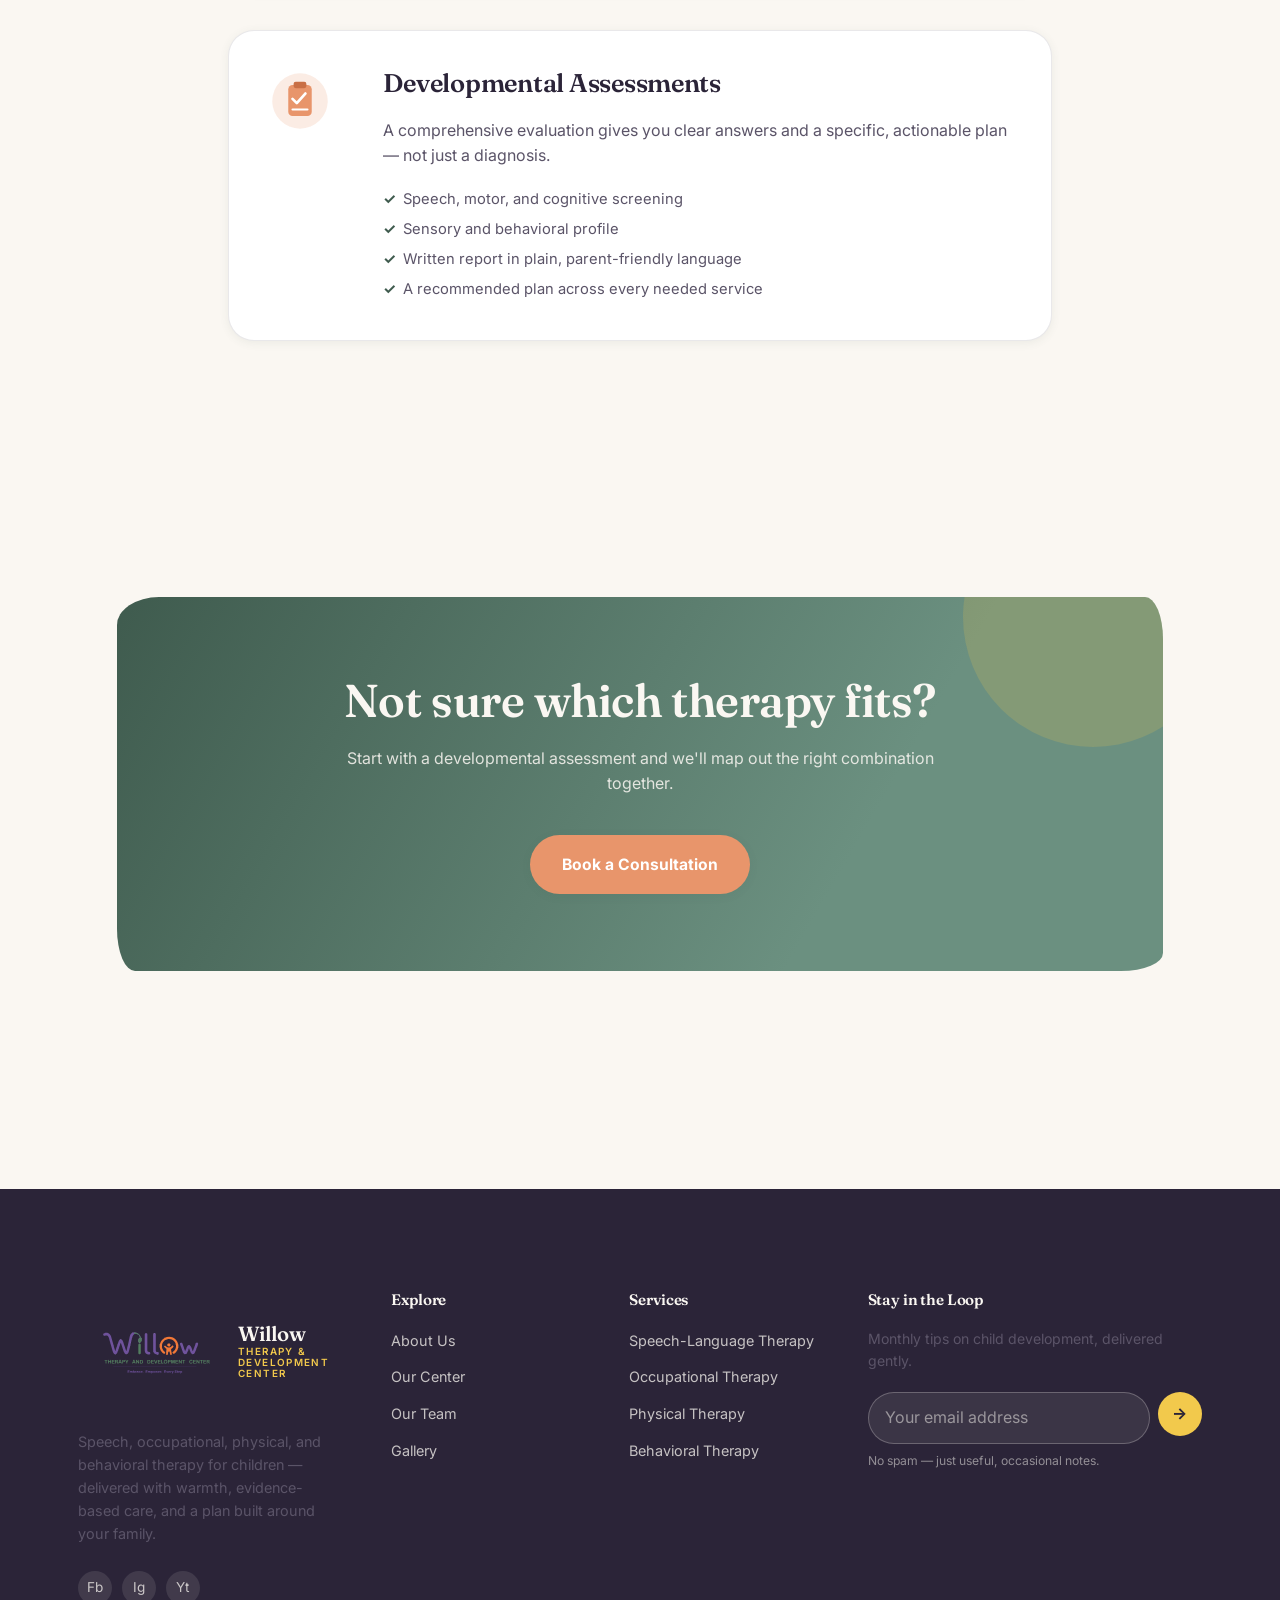
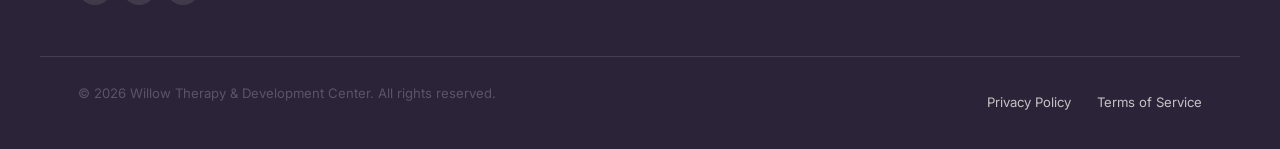
<file: services.html>
<!DOCTYPE html>
<html lang="en">
<head>
<meta charset="UTF-8">
<meta name="viewport" content="width=device-width, initial-scale=1.0">
<title>Services | Willow Therapy &amp; Development Center</title>
<meta name="description" content="Explore speech-language, occupational, physical, behavioral, and feeding therapy, plus early intervention, social skills groups, and developmental assessments.">
<link rel="icon" type="image/svg+xml" href="images/favicon.svg">
<link rel="preconnect" href="https://fonts.googleapis.com">
<link rel="preconnect" href="https://fonts.gstatic.com" crossorigin>
<link href="https://fonts.googleapis.com/css2?family=Fraunces:opsz,wght@9..144,400;9..144,500;9..144,600;9..144,700&amp;family=Inter:wght@400;500;600;700;800&amp;display=swap" rel="stylesheet">
<link rel="stylesheet" href="css/style.css">
</head>
<body>

<a class="skip-link" href="#main">Skip to content</a>

<header class="site-header">
  <div class="container nav">
    <a href="index.html" class="brand">
      <img src="images/no_bg_logo.svg" alt="Willow Therapy &amp; Development Center logo" width="42" height="34">
      
    </a>
    <nav class="nav-links" aria-label="Primary">
      <a href="index.html">Home</a>
      <a href="about.html">About</a>
      <a href="our-center.html">Our Center</a>
      <a href="services.html" aria-current="page">Services</a>
      <a href="team.html">Team</a>
      <a href="gallery.html">Gallery</a>
      <a href="contact.html">Contact</a>
    </nav>
    <div class="nav-actions">
      <a href="contact.html#contact-form" class="btn btn-primary btn-sm">Book a Consultation</a>
      <button class="hamburger" aria-label="Toggle menu" aria-expanded="false" aria-controls="mobileMenu">
        <span></span><span></span><span></span>
      </button>
    </div>
  </div>
</header>

<div class="mobile-menu" id="mobileMenu">
  <ul>
    <li><a href="index.html">Home</a></li>
    <li><a href="about.html">About</a></li>
    <li><a href="our-center.html">Our Center</a></li>
    <li><a href="services.html">Services</a></li>
    <li><a href="team.html">Team</a></li>
    <li><a href="gallery.html">Gallery</a></li>
    <li><a href="contact.html">Contact</a></li>
  </ul>
  <a href="contact.html#contact-form" class="btn btn-primary btn-block">Book a Consultation</a>
</div>

<main id="main">

  <section class="page-banner">
    <div class="container">
      <div class="breadcrumb"><a href="index.html">Home</a><span>/</span><span>Services</span></div>
      <h1>Therapy plans as unique as your child.</h1>
      <p class="lead">Eight specialties, one connected team. Explore what each therapy involves and who it tends to help most.</p>
    </div>
  </section>

  <section class="section">
    <div class="container" style="max-width: 900px;">

      <div class="service-detail reveal" id="speech-language-therapy">
        <img class="service-icon" src="images/icon-speech.svg" alt="" width="64" height="64">
        <div>
          <h3>Speech-Language Therapy</h3>
          <p>Our speech-language pathologists work on everything from early sound development to complex conversation, reading, and social language skills.</p>
          <ul>
            <li>Articulation, fluency, and voice support</li>
            <li>Language comprehension and expression</li>
            <li>Augmentative &amp; alternative communication (AAC)</li>
            <li>Social communication and pragmatics</li>
          </ul>
        </div>
      </div>

      <div class="service-detail reveal" id="occupational-therapy">
        <img class="service-icon" src="images/icon-ot.svg" alt="" width="64" height="64">
        <div>
          <h3>Occupational Therapy</h3>
          <p>OT helps children build the fine motor, sensory processing, and self-care skills they need for school and everyday independence.</p>
          <ul>
            <li>Handwriting and fine motor coordination</li>
            <li>Sensory processing and regulation</li>
            <li>Self-care skills: dressing, feeding, grooming</li>
            <li>Visual-motor and executive function skills</li>
             <li>Toilet training and ADL (Activities of Daily Living) support</li>
          </ul>
        </div>
      </div>

      <div class="service-detail reveal" id="physical-therapy">
        <img class="service-icon" src="images/icon-pt.svg" alt="" width="64" height="64">
        <div>
          <h3>Physical Therapy</h3>
          <p>Our physical therapists support gross motor development, from early crawling and walking to sports-ready strength and balance.</p>
          <ul>
            <li>Strength, balance, and coordination</li>
            <li>Gait training and mobility support</li>
            <li>Post-injury or post-surgical recovery</li>
            <li>Gross motor milestone development</li>
          </ul>
        </div>
      </div>

      <div class="service-detail reveal" id="behavioral-therapy">
        <img class="service-icon" src="images/icon-aba.svg" alt="" width="64" height="64">
        <div>
          <h3>Behavioral & Psychological Intervention</h3>
          <p>Individualized, evidence-based behavioral support helps children build routines, coping tools, and positive social behavior.</p>
          <ul>
            <li>Cognitive & Learning — Attention, memory, processing, learning, systemic desentization and executive functioning</li>
            <li>Emotional & Behavioral — Affect, emotional regulation, behavioral regulation, and adaptive functioning.</li>
            <li>Social & Interpersonal — Social cognition, communication, relationships, and social functioning.</li>
            <li>Parent training and home carryover</li>
          </ul>
        </div>
      </div>

      <div class="service-detail reveal" id="feeding-therapy">
        <img class="service-icon" src="images/icon-feeding.svg" alt="" width="64" height="64">
        <div>
          <h3>Feeding Therapy</h3>
          <p>We help children who struggle with picky eating, texture aversions, or mealtime anxiety build a calmer relationship with food.</p>
          <ul>
            <li>Texture and food-variety expansion</li>
            <li>Oral-motor strength for chewing and swallowing</li>
            <li>Mealtime routine and behavior support</li>
            <li>Family coaching for calmer mealtimes</li>
          </ul>
        </div>
      </div>

      <div class="service-detail reveal" id="early-intervention">
        <img class="service-icon" src="images/icon-early.svg" alt="" width="64" height="64">
        <div>
          <h3>Early Intervention (Ages 0&ndash;4)</h3>
          <p>Focused, family-guided support during the years when the brain is developing fastest &mdash; often in your own home.</p>
          <ul>
            <li>Developmental screening and monitoring</li>
            <li>In-home coaching for caregivers</li>
            <li>Early communication and motor foundations</li>
            <li>Smooth transition planning into preschool services</li>
          </ul>
        </div>
      </div>

      <div class="service-detail reveal" id="social-skills-groups">
        <img class="service-icon" src="images/icon-social.svg" alt="" width="64" height="64">
        <div>
          <h3>Social Skills Groups</h3>
          <p>Small, therapist-guided peer groups give kids a low-pressure place to practice friendship and communication skills.</p>
          <ul>
            <li>Turn-taking and conversation skills</li>
            <li>Reading social cues and body language</li>
            <li>Conflict resolution and flexible thinking</li>
            <li>Confidence-building in group settings</li>
          </ul>
        </div>
      </div>

      <div class="service-detail reveal" id="developmental-assessments">
        <img class="service-icon" src="images/icon-assessment.svg" alt="" width="64" height="64">
        <div>
          <h3>Developmental Assessments</h3>
          <p>A comprehensive evaluation gives you clear answers and a specific, actionable plan &mdash; not just a diagnosis.</p>
          <ul>
            <li>Speech, motor, and cognitive screening</li>
            <li>Sensory and behavioral profile</li>
            <li>Written report in plain, parent-friendly language</li>
            <li>A recommended plan across every needed service</li>
          </ul>
        </div>
      </div>

    </div>
  </section>

  <section class="section tight">
    <div class="container">
      <div class="cta-band reveal">
        <div class="container">
          <h2>Not sure which therapy fits?</h2>
          <p>Start with a developmental assessment and we'll map out the right combination together.</p>
          <div class="btn-group">
            <a href="contact.html#contact-form" class="btn btn-accent">Book a Consultation</a>
          </div>
        </div>
      </div>
    </div>
  </section>

</main>

<footer class="site-footer">
  <div class="container footer-top">
    <div class="footer-grid">
      <div class="footer-brand">
        <a href="index.html" class="brand">
          <img src="images/no_bg_logo.svg" alt="Willow Therapy &amp; Development Center logo" width="150" height="34">
          <span class="brand-name">Willow<span>Therapy &amp; Development Center</span></span>
        </a>
        <p class="footer-about">Speech, occupational, physical, and behavioral therapy for children &mdash; delivered with warmth, evidence-based care, and a plan built around your family.</p>
        <div class="footer-social">
       <a href="https://www.facebook.com/willowtdc" aria-label="Facebook">Fb</a>
          <a href="https://www.instagram.com/willowtdc" aria-label="Instagram">Ig</a>
          <a href="https://www.youtube.com/@WillowTherapyDevelopmentCenter" aria-label="YouTube">Yt</a>
        </div>
      </div>
      <div class="footer-col">
        <h4>Explore</h4>
        <ul>
          <li><a href="about.html">About Us</a></li>
          <li><a href="our-center.html">Our Center</a></li>
          <li><a href="team.html">Our Team</a></li>
          <li><a href="gallery.html">Gallery</a></li>
              </ul>
      </div>
      <div class="footer-col">
        <h4>Services</h4>
        <ul>
          <li><a href="services.html#speech-language-therapy">Speech-Language Therapy</a></li>
          <li><a href="services.html#occupational-therapy">Occupational Therapy</a></li>
          <li><a href="services.html#physical-therapy">Physical Therapy</a></li>
          <li><a href="services.html#behavioral-therapy">Behavioral Therapy</a></li>
        </ul>
      </div>
      <div class="footer-col footer-newsletter">
        <h4>Stay in the Loop</h4>
        <p style="margin:0; font-size:0.88rem;">Monthly tips on child development, delivered gently.</p>
        <form id="newsletterForm">
          <label class="sr-only" for="newsletterEmail">Email address</label>
          <input type="email" id="newsletterEmail" placeholder="Your email address" required>
          <button type="submit" aria-label="Subscribe">&#8594;</button>
        </form>
        <p class="hint">No spam &mdash; just useful, occasional notes.</p>
      </div>
    </div>
  </div>
  <div class="container footer-bottom">
    <p>&copy; <span data-year>2026</span> Willow Therapy &amp; Development Center. All rights reserved.</p>
    <div class="legal-links"><a href="#">Privacy Policy</a><a href="#">Terms of Service</a></div>
  </div>
</footer>

<button class="back-to-top" aria-label="Back to top">&#8593;</button>

<script src="js/main.js"></script>
</body>
</html>
</file>
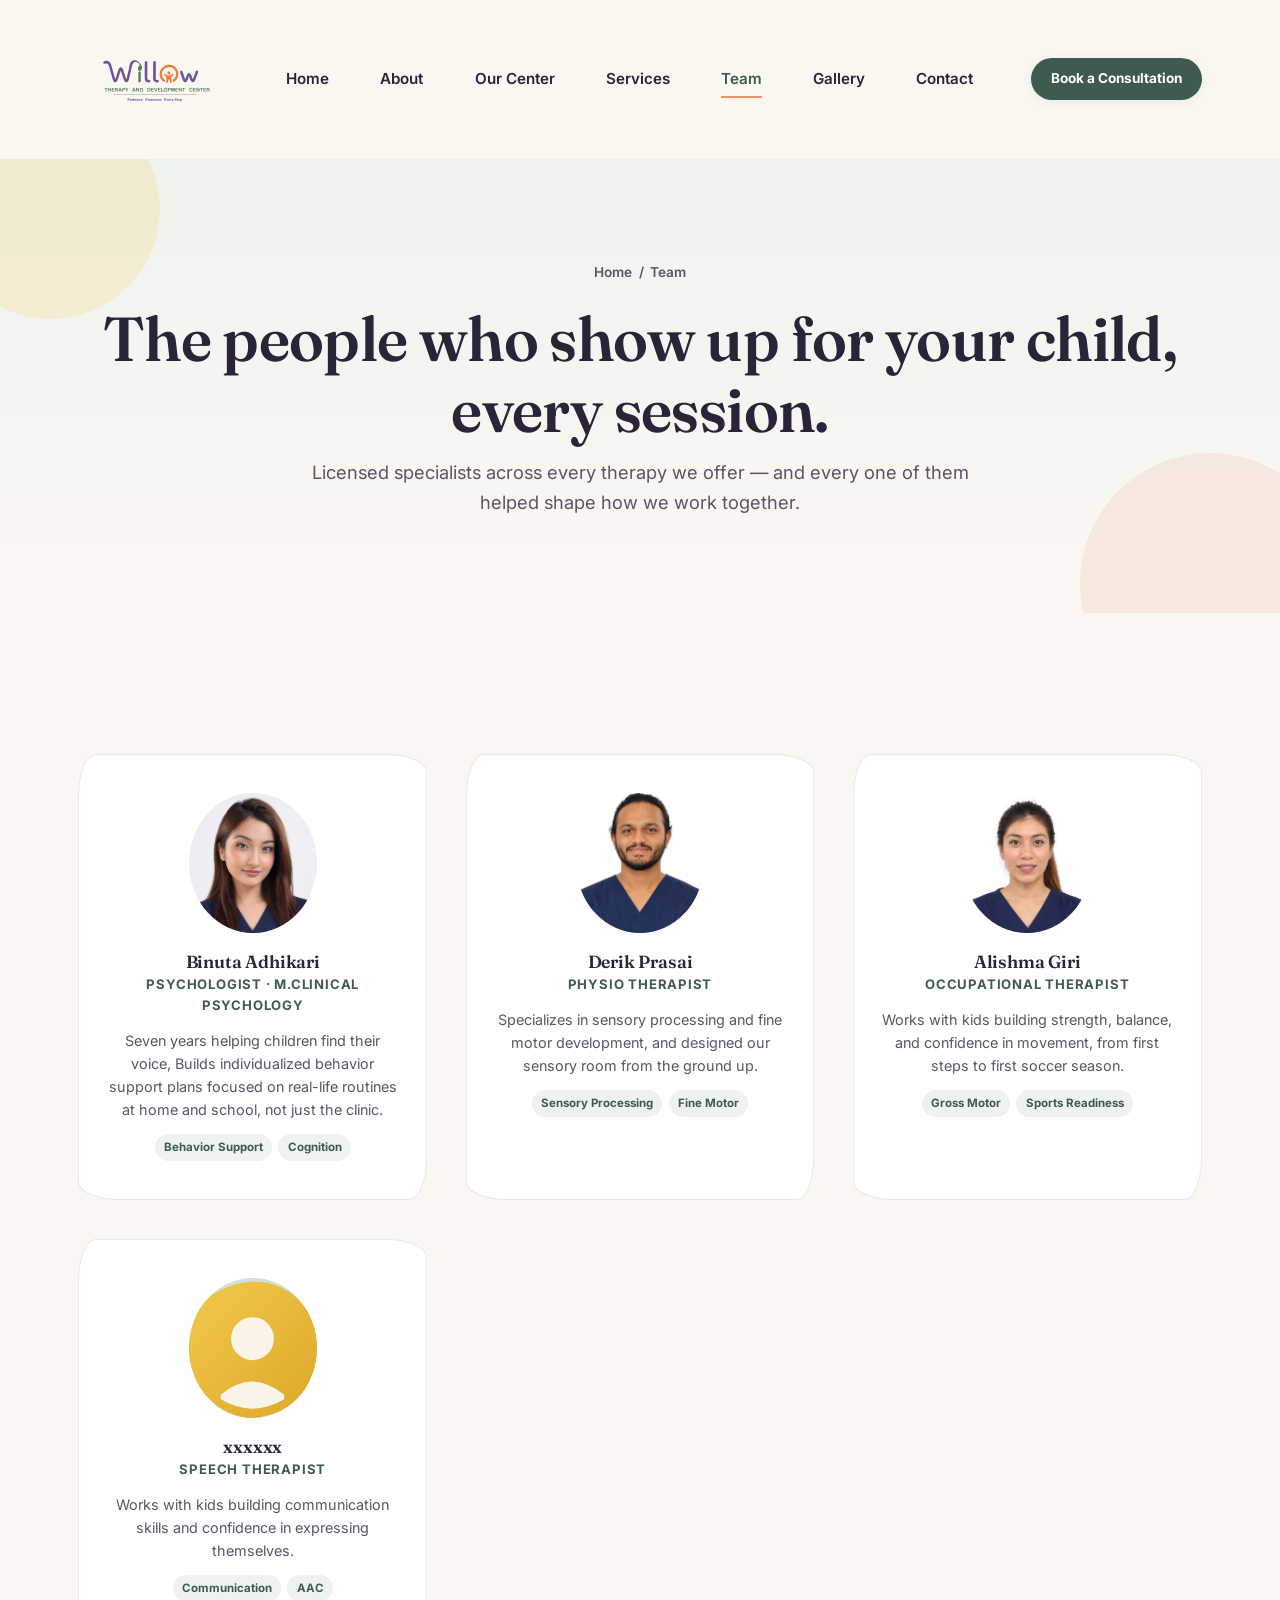
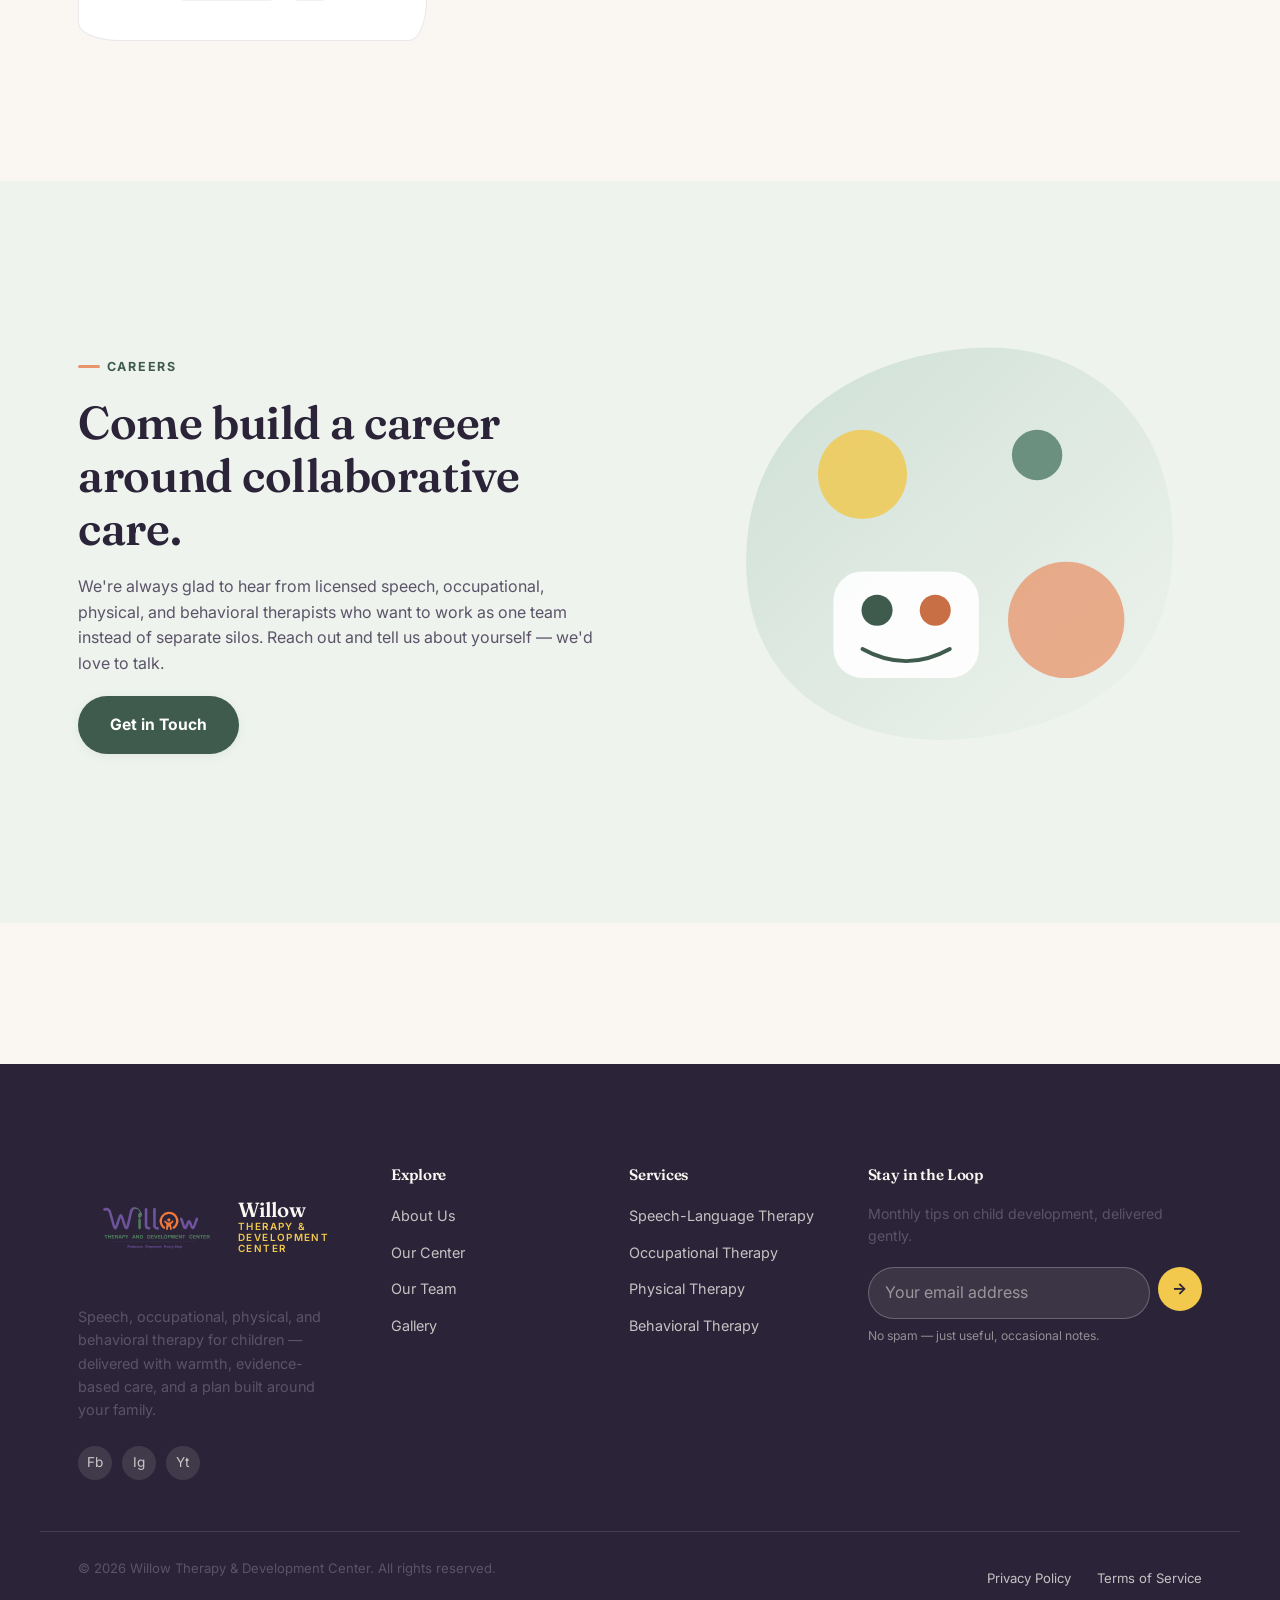
<file: team.html>
<!DOCTYPE html>
<html lang="en">
<head>
<meta charset="UTF-8">
<meta name="viewport" content="width=device-width, initial-scale=1.0">
<title>Our Team | Willow Therapy &amp; Development Center</title>
<meta name="description" content="Meet the licensed speech, occupational, physical, and behavioral therapists at Willow Therapy & Development Center.">
<link rel="icon" type="image/svg+xml" href="images/favicon.svg">
<link rel="preconnect" href="https://fonts.googleapis.com">
<link rel="preconnect" href="https://fonts.gstatic.com" crossorigin>
<link href="https://fonts.googleapis.com/css2?family=Fraunces:opsz,wght@9..144,400;9..144,500;9..144,600;9..144,700&amp;family=Inter:wght@400;500;600;700;800&amp;display=swap" rel="stylesheet">
<link rel="stylesheet" href="css/style.css">
</head>
<body>

<a class="skip-link" href="#main">Skip to content</a>

<header class="site-header">
  <div class="container nav">
    <a href="index.html" class="brand">
      <img src="images/no_bg_logo.svg" alt="Willow Therapy &amp; Development Center logo" width="42" height="34">
      
    </a>
    <nav class="nav-links" aria-label="Primary">
      <a href="index.html">Home</a>
      <a href="about.html">About</a>
      <a href="our-center.html">Our Center</a>
      <a href="services.html">Services</a>
      <a href="team.html" aria-current="page">Team</a>
      <a href="gallery.html">Gallery</a>
      <a href="contact.html">Contact</a>
    </nav>
    <div class="nav-actions">
      <a href="contact.html#contact-form" class="btn btn-primary btn-sm">Book a Consultation</a>
      <button class="hamburger" aria-label="Toggle menu" aria-expanded="false" aria-controls="mobileMenu">
        <span></span><span></span><span></span>
      </button>
    </div>
  </div>
</header>

<div class="mobile-menu" id="mobileMenu">
  <ul>
    <li><a href="index.html">Home</a></li>
    <li><a href="about.html">About</a></li>
    <li><a href="our-center.html">Our Center</a></li>
    <li><a href="services.html">Services</a></li>
    <li><a href="team.html">Team</a></li>
    <li><a href="gallery.html">Gallery</a></li>
    <li><a href="contact.html">Contact</a></li>
  </ul>
  <a href="contact.html#contact-form" class="btn btn-primary btn-block">Book a Consultation</a>
</div>

<main id="main">

  <section class="page-banner">
    <div class="container">
      <div class="breadcrumb"><a href="index.html">Home</a><span>/</span><span>Team</span></div>
      <h1>The people who show up for your child, every session.</h1>
      <p class="lead">Licensed specialists across every therapy we offer &mdash; and every one of them helped shape how we work together.</p>
    </div>
  </section>

  <section class="section">
    <div class="container">
      <div class="team-grid">

        <div class="team-card reveal">
          <div class="team-photo"><img src="images/Binuta.jpg" alt="Portrait illustration of Binuta Adhikari" width="128" height="140"></div>
          <h3>Binuta Adhikari</h3>
          <span class="team-role">Psychologist &middot; M.clinical psychology</span>
          <p>Seven years helping children find their voice, Builds individualized behavior support plans focused on real-life routines at home and school, not just the clinic.</p>
          <div class="team-tags"><span class="tag">Behavior Support</span><span class="tag">Cognition</span>  </div>
        </div>

        <div class="team-card reveal">
          <div class="team-photo"><img src="images/Derik.jpg" alt="Portrait illustration of Derik Prasai" width="128" height="140"></div>
          <h3>Derik Prasai</h3>
          <span class="team-role">Physio Therapist</span>
          <p>Specializes in sensory processing and fine motor development, and designed our sensory room from the ground up.</p>
          <div class="team-tags"><span class="tag">Sensory Processing</span><span class="tag">Fine Motor</span></div>
        </div>

        <div class="team-card reveal">
          <div class="team-photo"><img src="images/Alishma.jpg" alt="Portrait illustration of Alishma Giri" width="128" height="140"></div>
          <h3>Alishma Giri</h3>
          <span class="team-role">Occupational Therapist</span>
          <p>Works with kids building strength, balance, and confidence in movement, from first steps to first soccer season.</p>
          <div class="team-tags"><span class="tag">Gross Motor</span><span class="tag">Sports Readiness</span></div>
        </div>

        <div class="team-card reveal">
          <div class="team-photo"><img src="images/team-3.svg" alt="Portrait illustration of Alishma Giri" width="128" height="128"></div>
          <h3>xxxxxx</h3>
          <span class="team-role">Speech Therapist</span>
          <p>Works with kids building communication skills and confidence in expressing themselves.</p>
          <div class="team-tags"><span class="tag">Communication</span><span class="tag">AAC</span></div>
        </div>


      </div>
    </div>
  </section>

  <section class="section section-alt">
    <div class="container two-col">
      <div class="reveal">
        <p class="eyebrow">Careers</p>
        <h2>Come build a career around collaborative care.</h2>
        <p>We're always glad to hear from licensed speech, occupational, physical, and behavioral therapists who want to work as one team instead of separate silos. Reach out and tell us about yourself &mdash; we'd love to talk.</p>
        <a href="contact.html#contact-form" class="btn btn-primary">Get in Touch</a>
      </div>
      <div class="about-art reveal">
        <img src="images/about-illustration.svg" alt="Illustration of a cozy therapy room with soft shapes and building blocks" width="500" height="460">
      </div>
    </div>
  </section>

</main>

<footer class="site-footer">
  <div class="container footer-top">
    <div class="footer-grid">
      <div class="footer-brand">
        <a href="index.html" class="brand">
          <img src="images/no_bg_logo.svg" alt="Willow Therapy &amp; Development Center logo" width="150" height="34">
          <span class="brand-name">Willow<span>Therapy &amp; Development Center</span></span>
        </a>
        <p class="footer-about">Speech, occupational, physical, and behavioral therapy for children &mdash; delivered with warmth, evidence-based care, and a plan built around your family.</p>
        <div class="footer-social">
          <a href="https://www.facebook.com/willowtdc" aria-label="Facebook">Fb</a>
          <a href="https://www.instagram.com/willowtdc" aria-label="Instagram">Ig</a>
          <a href="https://www.youtube.com/@WillowTherapyDevelopmentCenter" aria-label="YouTube">Yt</a>
        </div>
      </div>
      <div class="footer-col">
        <h4>Explore</h4>
        <ul>
          <li><a href="about.html">About Us</a></li>
          <li><a href="our-center.html">Our Center</a></li>
          <li><a href="team.html">Our Team</a></li>
          <li><a href="gallery.html">Gallery</a></li>
              </ul>
      </div>
      <div class="footer-col">
        <h4>Services</h4>
        <ul>
          <li><a href="services.html#speech-language-therapy">Speech-Language Therapy</a></li>
          <li><a href="services.html#occupational-therapy">Occupational Therapy</a></li>
          <li><a href="services.html#physical-therapy">Physical Therapy</a></li>
          <li><a href="services.html#behavioral-therapy">Behavioral Therapy</a></li>
        </ul>
      </div>
      <div class="footer-col footer-newsletter">
        <h4>Stay in the Loop</h4>
        <p style="margin:0; font-size:0.88rem;">Monthly tips on child development, delivered gently.</p>
        <form id="newsletterForm">
          <label class="sr-only" for="newsletterEmail">Email address</label>
          <input type="email" id="newsletterEmail" placeholder="Your email address" required>
          <button type="submit" aria-label="Subscribe">&#8594;</button>
        </form>
        <p class="hint">No spam &mdash; just useful, occasional notes.</p>
      </div>
    </div>
  </div>
  <div class="container footer-bottom">
    <p>&copy; <span data-year>2026</span> Willow Therapy &amp; Development Center. All rights reserved.</p>
    <div class="legal-links"><a href="#">Privacy Policy</a><a href="#">Terms of Service</a></div>
  </div>
</footer>

<button class="back-to-top" aria-label="Back to top">&#8593;</button>

<script src="js/main.js"></script>
</body>
</html>
</file>
<file: css/style.css>
/* ==========================================================================
   Willow Therapy & Development Center
   Stylesheet overview:
     1.  Design tokens (custom properties)
     2.  Reset & base elements
     3.  Typography
     4.  Layout helpers / containers / grids
     5.  Buttons & form controls
     6.  Reveal / scroll animations
     7.  Site header & navigation
     8.  Page (interior) hero banner
     9.  Home hero
     10. About section
     11. Process / "path" steps
     12. Services
     13. Why choose us
     14. Team
     15. Testimonials
     16. Gallery
     17. Blog
     18. FAQ accordion
     19. Contact / forms
     20. CTA band
     21. Footer
     22. Misc components (badges, stats, lightbox, back-to-top, toast)
     23. Responsive breakpoints
   ========================================================================== */

/* -------------------------------------------------------------------------
   1. DESIGN TOKENS
   A warm, sage + apricot + sunshine palette (deliberately not the generic
   teal/coral healthcare pastel). Fraunces (soft serif) carries personality
   in headings; Inter stays quiet and legible for body/UI text. The
   "pebble" radii below are the site's recurring shape signature — organic,
   asymmetric rounding that echoes the stepping-stone motif used in the
   hero and section dividers.
   ---------------------------------------------------------------------- */
:root{
  /* colour */
  --sage:        #6B9080;
  --sage-dark:   #3F5B4E;
  --sage-light:  #CFE0D6;
  --mist:        #EEF3EE;
  --clay:        #E8956B;
  --clay-dark:   #C96F45;
  --sun:         #F2C94C;
  --sun-dark:    #DDA829;
  --ink:         #2B2438;
  --ink-soft:    #5B5468;
  --cream:       #FAF7F2;
  --white:       #FFFFFF;

  --bg:          var(--cream);
  --bg-alt:      var(--mist);
  --text:        var(--ink);
  --text-soft:   var(--ink-soft);
  --border:      rgba(43,36,56,0.10);

  /* type */
  --font-display: "Fraunces", Georgia, "Times New Roman", serif;
  --font-body:    "Inter", -apple-system, BlinkMacSystemFont, "Segoe UI", sans-serif;

  /* spacing scale */
  --sp-1: 0.4rem;
  --sp-2: 0.8rem;
  --sp-3: 1.2rem;
  --sp-4: 1.6rem;
  --sp-5: 2.4rem;
  --sp-6: 3.2rem;
  --sp-7: 4.8rem;
  --sp-8: 6.4rem;
  --sp-9: 8.8rem;

  /* radii — the "pebble" system */
  --radius-pebble:     42px 18px 42px 18px/28px 42px 18px 42px;
  --radius-pebble-alt: 18px 42px 18px 42px/42px 18px 42px 18px;
  --radius-soft:       26px;
  --radius-md:         14px;
  --radius-round:      999px;

  /* shadow — warm-tinted, never pure black */
  --shadow-sm: 0 2px 10px rgba(63,91,78,0.08);
  --shadow-md: 0 12px 30px rgba(63,91,78,0.14);
  --shadow-lg: 0 24px 60px rgba(43,36,56,0.16);

  --transition: 220ms cubic-bezier(.4,.1,.2,1);
  --container-w: 1200px;
}

/* -------------------------------------------------------------------------
   2. RESET & BASE
   ---------------------------------------------------------------------- */
*, *::before, *::after{ box-sizing: border-box; }
html{ scroll-behavior: smooth; }
body{
  margin: 0;
  font-family: var(--font-body);
  color: var(--text);
  background: var(--bg);
  line-height: 1.6;
  -webkit-font-smoothing: antialiased;
  overflow-x: hidden;
}
img{ max-width: 100%; display: block; }
a{ color: inherit; text-decoration: none; }
ul{ list-style: none; margin: 0; padding: 0; }
button{ font: inherit; cursor: pointer; }
input, textarea, select{ font: inherit; }
svg{ display: block; }

:focus-visible{
  outline: 3px solid var(--sun-dark);
  outline-offset: 3px;
  border-radius: 6px;
}

@media (prefers-reduced-motion: reduce){
  html{ scroll-behavior: auto; }
  *, *::before, *::after{
    animation-duration: 0.01ms !important;
    animation-iteration-count: 1 !important;
    transition-duration: 0.01ms !important;
    scroll-behavior: auto !important;
  }
}

/* -------------------------------------------------------------------------
   3. TYPOGRAPHY
   ---------------------------------------------------------------------- */
h1, h2, h3, h4{
  font-family: var(--font-display);
  font-weight: 600;
  color: var(--ink);
  line-height: 1.15;
  margin: 0 0 var(--sp-3);
  letter-spacing: -0.01em;
}
h1{ font-size: clamp(2.4rem, 1.8rem + 2.6vw, 4rem); font-weight: 600; }
h2{ font-size: clamp(2rem, 1.6rem + 1.6vw, 2.9rem); }
h3{ font-size: clamp(1.3rem, 1.15rem + 0.6vw, 1.6rem); }
h4{ font-size: 1.15rem; }
p{ margin: 0 0 var(--sp-3); color: var(--text-soft); }
.lead{ font-size: 1.15rem; color: var(--text-soft); max-width: 56ch; }

.eyebrow{
  display: inline-flex;
  align-items: center;
  gap: 0.5em;
  font-family: var(--font-body);
  font-size: 0.78rem;
  font-weight: 700;
  letter-spacing: 0.14em;
  text-transform: uppercase;
  color: var(--sage-dark);
  margin-bottom: var(--sp-3);
}
.eyebrow::before{
  content: "";
  width: 22px; height: 3px;
  border-radius: 2px;
  background: var(--clay);
  display: inline-block;
}
.eyebrow.on-dark{ color: var(--sun); }
.eyebrow.on-dark::before{ background: var(--sun); }

.section-head{ max-width: 640px; margin: 0 0 var(--sp-7); }
.section-head.center{ margin-left: auto; margin-right: auto; text-align: center; }
.section-head p{ margin-bottom: 0; }

.text-center{ text-align: center; }

.sr-only{
  position: absolute;
  width: 1px; height: 1px;
  padding: 0; margin: -1px;
  overflow: hidden;
  clip: rect(0,0,0,0);
  white-space: nowrap;
  border: 0;
}

.hint{ font-size: 0.8rem; color: var(--text-soft); }

/* -------------------------------------------------------------------------
   4. LAYOUT
   ---------------------------------------------------------------------- */
.container{
  width: 100%;
  max-width: var(--container-w);
  margin-inline: auto;
  padding-inline: var(--sp-5);
}
.section{ padding-block: var(--sp-9); }
.section.tight{ padding-block: var(--sp-7); }
.section-alt{ background: var(--bg-alt); }

.grid{ display: grid; gap: var(--sp-5); }
.grid-2{ grid-template-columns: repeat(2, 1fr); }
.grid-3{ grid-template-columns: repeat(3, 1fr); }
.grid-4{ grid-template-columns: repeat(4, 1fr); }

.two-col{
  display: grid;
  grid-template-columns: 1.05fr 0.95fr;
  gap: var(--sp-8);
  align-items: center;
}
.two-col.reverse{ grid-template-columns: 0.95fr 1.05fr; }
.two-col.reverse > *:first-child{ order: 2; }

/* -------------------------------------------------------------------------
   5. BUTTONS & FORM CONTROLS
   ---------------------------------------------------------------------- */
.btn{
  display: inline-flex;
  align-items: center;
  justify-content: center;
  gap: 0.5em;
  padding: 0.95em 1.9em;
  border-radius: var(--radius-round);
  font-weight: 700;
  font-size: 0.98rem;
  border: 2px solid transparent;
  transition: transform var(--transition), box-shadow var(--transition), background var(--transition), color var(--transition);
  white-space: nowrap;
}
.btn:hover{ transform: translateY(-3px); }
.btn:active{ transform: translateY(-1px); }

.btn-primary{
  background: var(--sage-dark);
  color: var(--white);
  box-shadow: var(--shadow-sm);
}
.btn-primary:hover{ background: var(--sage); box-shadow: var(--shadow-md); }

.btn-accent{
  background: var(--clay);
  color: var(--white);
  box-shadow: var(--shadow-sm);
}
.btn-accent:hover{ background: var(--clay-dark); box-shadow: var(--shadow-md); }

.btn-outline{
  background: transparent;
  border-color: currentColor;
  color: var(--sage-dark);
}
.btn-outline:hover{ background: var(--sage-dark); color: var(--white); }

.btn-outline.on-dark{ color: var(--cream); border-color: rgba(250,247,242,0.5); }
.btn-outline.on-dark:hover{ background: var(--cream); color: var(--sage-dark); }

.btn-ghost{
  background: transparent;
  color: var(--sage-dark);
  padding: 0.4em 0;
  border-radius: 0;
  font-weight: 700;
}
.btn-ghost::after{ content: "\2192"; margin-left: 0.4em; transition: transform var(--transition); display: inline-block; }
.btn-ghost:hover::after{ transform: translateX(4px); }
.btn-ghost:hover{ transform: none; }

.btn-sm{ padding: 0.6em 1.3em; font-size: 0.85rem; }
.btn-block{ width: 100%; }

.field{ margin-bottom: var(--sp-4); text-align: left; }
.field label{
  display: block;
  font-weight: 700;
  font-size: 0.88rem;
  margin-bottom: var(--sp-1);
  color: var(--ink);
}
.field .hint{ font-size: 0.8rem; color: var(--text-soft); margin-top: 0.3em; }
.field input,
.field select,
.field textarea{
  width: 100%;
  padding: 0.85em 1.1em;
  border: 2px solid var(--border);
  border-radius: var(--radius-md);
  background: var(--white);
  color: var(--text);
  transition: border-color var(--transition), box-shadow var(--transition);
}
.field input:focus,
.field select:focus,
.field textarea:focus{
  border-color: var(--sage);
  box-shadow: 0 0 0 4px rgba(107,144,128,0.15);
  outline: none;
}
.field textarea{ resize: vertical; min-height: 120px; }
.field.has-error input,
.field.has-error textarea,
.field.has-error select{ border-color: #C9503F; }
.field .error-msg{ display: none; color: #C9503F; font-size: 0.8rem; margin-top: 0.3em; font-weight: 600; }
.field.has-error .error-msg{ display: block; }
.checkbox-field{ display: flex; align-items: flex-start; gap: 0.6em; font-size: 0.88rem; color: var(--text-soft); }
.checkbox-field input{ width: auto; margin-top: 0.2em; accent-color: var(--sage-dark); }

/* -------------------------------------------------------------------------
   6. REVEAL / SCROLL ANIMATIONS
   ---------------------------------------------------------------------- */
.reveal{
  opacity: 0;
  transform: translateY(28px);
  transition: opacity 700ms ease, transform 700ms ease;
}
.reveal.is-visible{ opacity: 1; transform: translateY(0); }
.reveal-stagger > *{ transition-delay: calc(var(--i, 0) * 90ms); }

@keyframes floatY{
  0%, 100%{ transform: translateY(0); }
  50%{ transform: translateY(-10px); }
}
@keyframes popIn{
  from{ opacity: 0; transform: scale(0.6); }
  to{ opacity: 1; transform: scale(1); }
}
@keyframes drawPath{
  to{ stroke-dashoffset: 0; }
}
@keyframes spinSlow{
  to{ transform: rotate(360deg); }
}

/* -------------------------------------------------------------------------
   7. HEADER & NAVIGATION
   ---------------------------------------------------------------------- */
.site-header{
  position: sticky;
  top: 0;
  z-index: 500;
  background: rgba(250,247,242,0.86);
  backdrop-filter: blur(10px);
  -webkit-backdrop-filter: blur(10px);
  border-bottom: 1px solid transparent;
  transition: box-shadow var(--transition), border-color var(--transition), background var(--transition);
}
.site-header.is-scrolled{
  box-shadow: var(--shadow-sm);
  border-bottom-color: var(--border);
}
.nav{
  display: flex;
  align-items: center;
  justify-content: space-between;
  padding-block: var(--sp-3);
}
.brand{ display: flex; align-items: center; gap: 0.6em; }
.brand img{ width: 150px; height: auto; }
.brand-name{
  font-family: var(--font-display);
  font-weight: 600;
  font-size: 1.28rem;
  color: var(--ink);
  line-height: 1.1;
}
.brand-name span{ display: block; font-family: var(--font-body); font-weight: 600; font-size: 0.62rem; letter-spacing: 0.14em; text-transform: uppercase; color: var(--sage-dark); }

.nav-links{
  display: flex;
  align-items: center;
  gap: var(--sp-6);
}
.nav-links a{
  position: relative;
  font-weight: 600;
  font-size: 0.95rem;
  color: var(--text);
  padding-block: 0.3em;
}
.nav-links a::after{
  content: "";
  position: absolute;
  left: 0; bottom: -2px;
  width: 100%; height: 2px;
  background: var(--clay);
  transform: scaleX(0);
  transform-origin: left;
  transition: transform var(--transition);
}
.nav-links a:hover::after,
.nav-links a[aria-current="page"]::after{ transform: scaleX(1); }
.nav-links a[aria-current="page"]{ color: var(--sage-dark); }

.nav-actions{ display: flex; align-items: center; gap: var(--sp-4); }

.hamburger{
  display: none;
  flex-direction: column;
  justify-content: center;
  gap: 5px;
  width: 42px; height: 42px;
  border: none;
  background: var(--sage-light);
  border-radius: var(--radius-round);
  padding: 0;
}
.hamburger span{
  width: 20px; height: 2.5px;
  background: var(--sage-dark);
  margin-inline: auto;
  border-radius: 2px;
  transition: transform var(--transition), opacity var(--transition);
}
.hamburger.is-active span:nth-child(1){ transform: translateY(7.5px) rotate(45deg); }
.hamburger.is-active span:nth-child(2){ opacity: 0; }
.hamburger.is-active span:nth-child(3){ transform: translateY(-7.5px) rotate(-45deg); }

.mobile-menu{
  display: none;
  position: fixed;
  inset: 0;
  top: 0;
  background: var(--cream);
  z-index: 490;
  padding: var(--sp-9) var(--sp-5) var(--sp-5);
  transform: translateX(100%);
  transition: transform 320ms ease;
  overflow-y: auto;
}
.mobile-menu.is-open{ display: block; transform: translateX(0); }
.mobile-menu ul{ display: flex; flex-direction: column; gap: var(--sp-2); }
.mobile-menu a{
  display: block;
  font-family: var(--font-display);
  font-size: 1.6rem;
  padding: 0.4em 0;
  border-bottom: 1px solid var(--border);
}
.mobile-menu .btn{ margin-top: var(--sp-5); }

/* -------------------------------------------------------------------------
   8. INTERIOR PAGE HERO BANNER
   ---------------------------------------------------------------------- */
.page-banner{
  padding-block: var(--sp-8) var(--sp-7);
  background: linear-gradient(180deg, var(--mist), var(--bg) 85%);
  text-align: center;
  position: relative;
  overflow: hidden;
}
.page-banner::before, .page-banner::after{
  content: "";
  position: absolute;
  border-radius: 50%;
  z-index: 0;
}
.page-banner::before{ width: 220px; height: 220px; background: var(--sun); opacity: 0.18; top: -60px; left: -60px; }
.page-banner::after{ width: 260px; height: 260px; background: var(--clay); opacity: 0.14; bottom: -100px; right: -60px; }
.page-banner .container{ position: relative; z-index: 1; }
.breadcrumb{
  display: flex; justify-content: center; gap: 0.5em;
  font-size: 0.85rem; font-weight: 600; color: var(--text-soft);
  margin-bottom: var(--sp-3);
}
.breadcrumb a:hover{ color: var(--sage-dark); }
.page-banner h1{ margin-bottom: var(--sp-2); }
.page-banner .lead{ margin-inline: auto; }

/* -------------------------------------------------------------------------
   9. HOME HERO
   ---------------------------------------------------------------------- */
.hero{ padding-block: var(--sp-8) var(--sp-9); position: relative; overflow: hidden; }
.hero .container{
  display: grid;
  grid-template-columns: 1fr 0.92fr;
  gap: var(--sp-8);
  align-items: center;
}
.hero-copy h1{ margin-bottom: var(--sp-4); }
.hero-copy .lead{ margin-bottom: var(--sp-5); }
.hero-actions{ display: flex; gap: var(--sp-4); flex-wrap: wrap; margin-bottom: var(--sp-7); }

.hero-stats{ display: flex; gap: var(--sp-6); flex-wrap: wrap; }
.hero-stats .stat b{
  display: block;
  font-family: var(--font-display);
  font-size: 1.8rem;
  color: var(--sage-dark);
}
.hero-stats .stat span{ font-size: 0.82rem; color: var(--text-soft); }

.hero-art{ position: relative; }
.hero-art img{
  border-radius: var(--radius-pebble);
  width: 100%;
  animation: floatY 7s ease-in-out infinite;
}
.hero-badge{
  position: absolute;
  bottom: 8%;
  left: -8%;
  background: var(--white);
  border-radius: var(--radius-soft);
  padding: var(--sp-3) var(--sp-4);
  box-shadow: var(--shadow-lg);
  display: flex;
  align-items: center;
  gap: 0.8em;
  max-width: 230px;
}
.hero-badge .dot{ width: 12px; height: 12px; border-radius: 50%; background: var(--sun); flex-shrink: 0; box-shadow: 0 0 0 6px rgba(242,201,76,0.25); }
.hero-badge strong{ display: block; font-size: 0.95rem; }
.hero-badge span{ font-size: 0.78rem; color: var(--text-soft); }

/* -------------------------------------------------------------------------
   10. ABOUT SECTION
   ---------------------------------------------------------------------- */
.about-art{ position: relative; }
.about-art img{ width: 100%; border-radius: var(--radius-pebble-alt); }
.about-values{ display: grid; gap: var(--sp-3); margin-top: var(--sp-5); }
.about-value{ display: flex; gap: var(--sp-3); align-items: flex-start; }
.about-value .mark{
  width: 34px; height: 34px; border-radius: 50%;
  background: var(--sage-light); color: var(--sage-dark);
  display: flex; align-items: center; justify-content: center;
  font-weight: 700; flex-shrink: 0;
}
.about-value h4{ margin-bottom: 0.15em; }
.about-value p{ margin-bottom: 0; font-size: 0.95rem; }

.pull-quote{
  border-left: 4px solid var(--clay);
  padding-left: var(--sp-4);
  margin: var(--sp-6) 0;
  font-family: var(--font-display);
  font-size: 1.2rem;
  color: var(--ink);
}
.pull-quote cite{ display: block; font-family: var(--font-body); font-style: normal; font-size: 0.82rem; color: var(--text-soft); margin-top: var(--sp-2); }

/* -------------------------------------------------------------------------
   11. PROCESS / "PATH" STEPS  (a genuine sequence — numbering is earned)
   ---------------------------------------------------------------------- */
.path-steps{
  display: grid;
  grid-template-columns: repeat(4, 1fr);
  gap: var(--sp-5);
  position: relative;
  counter-reset: step;
}
.path-steps::before{
  content: "";
  position: absolute;
  top: 34px; left: 8%; right: 8%;
  height: 3px;
  background-image: linear-gradient(90deg, var(--sage) 0 8px, transparent 8px 20px);
  background-size: 20px 3px;
  opacity: 0.5;
  z-index: 0;
}
.path-step{ position: relative; z-index: 1; text-align: center; }
.path-step .stone{
  width: 68px; height: 68px;
  border-radius: 50%;
  margin: 0 auto var(--sp-3);
  display: flex; align-items: center; justify-content: center;
  font-family: var(--font-display); font-size: 1.4rem; font-weight: 600;
  color: var(--white);
  background: linear-gradient(135deg, var(--sage), var(--sage-dark));
  box-shadow: var(--shadow-md);
}
.path-step:nth-child(2) .stone{ background: linear-gradient(135deg, var(--clay), var(--clay-dark)); }
.path-step:nth-child(3) .stone{ background: linear-gradient(135deg, var(--sun), var(--sun-dark)); color: var(--ink); }
.path-step:nth-child(4) .stone{ background: linear-gradient(135deg, var(--sage-dark), var(--ink)); }
.path-step h4{ margin-bottom: 0.3em; }
.path-step p{ font-size: 0.92rem; margin-bottom: 0; }

/* -------------------------------------------------------------------------
   12. SERVICES
   ---------------------------------------------------------------------- */
.service-grid{ display: grid; grid-template-columns: repeat(4, 1fr); gap: var(--sp-5); }
.service-card{
  background: var(--white);
  border-radius: var(--radius-pebble);
  padding: var(--sp-5) var(--sp-4);
  box-shadow: var(--shadow-sm);
  transition: transform var(--transition), box-shadow var(--transition);
  border: 1px solid var(--border);
}
.service-card:hover{ transform: translateY(-8px); box-shadow: var(--shadow-lg); }
.service-icon{
  width: 64px; height: 64px;
  margin-bottom: var(--sp-3);
  transition: transform var(--transition);
}
.service-card:hover .service-icon{ transform: rotate(-8deg) scale(1.06); }
.service-card h3{ font-size: 1.15rem; margin-bottom: 0.4em; }
.service-card p{ font-size: 0.92rem; margin-bottom: var(--sp-3); }
.service-card .btn-ghost{ font-size: 0.88rem; }

.service-detail{
  display: grid;
  grid-template-columns: 90px 1fr;
  gap: var(--sp-4);
  padding: var(--sp-5);
  background: var(--white);
  border-radius: var(--radius-soft);
  box-shadow: var(--shadow-sm);
  border: 1px solid var(--border);
  margin-bottom: var(--sp-5);
  align-items: start;
}
.service-detail .service-icon{ width: 64px; height: 64px; margin: 0; }
.service-detail ul{ margin-top: var(--sp-2); display: grid; gap: 0.4em; }
.service-detail ul li{ font-size: 0.92rem; color: var(--text-soft); padding-left: 1.3em; position: relative; }
.service-detail ul li::before{ content: "✓"; position: absolute; left: 0; color: var(--sage-dark); font-weight: 700; }

/* -------------------------------------------------------------------------
   13. WHY CHOOSE US
   ---------------------------------------------------------------------- */
.why-grid{ display: grid; grid-template-columns: repeat(3, 1fr); gap: var(--sp-5); }
.why-card{
  padding: var(--sp-5);
  border-radius: var(--radius-soft);
  background: var(--white);
  border: 1px solid var(--border);
  transition: transform var(--transition), box-shadow var(--transition), background var(--transition);
}
.why-card:hover{ transform: translateY(-6px); box-shadow: var(--shadow-md); background: var(--white); }
.why-card .num{
  font-family: var(--font-display);
  font-size: 0.85rem;
  font-weight: 700;
  color: var(--clay-dark);
  letter-spacing: 0.08em;
}
.why-card h3{ margin-top: 0.3em; }
.why-card p{ margin-bottom: 0; font-size: 0.93rem; }

/* -------------------------------------------------------------------------
   14. TEAM
   ---------------------------------------------------------------------- */
.team-grid{ display: grid; grid-template-columns: repeat(3, 1fr); gap: var(--sp-5); }
.team-card{
  text-align: center;
  background: var(--white);
  border-radius: var(--radius-pebble-alt);
  padding: var(--sp-5) var(--sp-4);
  border: 1px solid var(--border);
  transition: transform var(--transition), box-shadow var(--transition);
}
.team-card:hover{ transform: translateY(-6px); box-shadow: var(--shadow-md); }
.team-photo{
  width: 128px; height: 140px;
  margin: 0 auto var(--sp-3);
  border-radius: 50%;
  overflow: hidden;
  background: var(--sage-light);
}
.team-photo img{ width: 100%; height: 100%; object-fit: cover; }
.team-card h3{ margin-bottom: 0.1em; font-size: 1.1rem; }
.team-role{ font-size: 0.82rem; font-weight: 700; color: var(--sage-dark); text-transform: uppercase; letter-spacing: 0.06em; margin-bottom: var(--sp-2); display: block; }
.team-card p{ font-size: 0.9rem; margin-bottom: var(--sp-2); }
.team-tags{ display: flex; flex-wrap: wrap; gap: 0.4em; justify-content: center; }
.tag{
  font-size: 0.72rem; font-weight: 700;
  padding: 0.35em 0.8em;
  border-radius: var(--radius-round);
  background: var(--mist);
  color: var(--sage-dark);
}
.team-preview .team-card p{ display: none; }

/* -------------------------------------------------------------------------
   15. TESTIMONIALS
   ---------------------------------------------------------------------- */
.testimonials{ background: var(--sage-dark); color: var(--cream); position: relative; overflow: hidden; }
.testimonials::before{
  content: "";
  position: absolute; inset: 0;
  background: radial-gradient(circle at 15% 20%, rgba(242,201,76,0.14), transparent 40%),
              radial-gradient(circle at 85% 80%, rgba(232,149,107,0.16), transparent 40%);
}
.testimonials .container{ position: relative; z-index: 1; }
.testimonials .section-head h2, .testimonials .section-head p{ color: var(--cream); }
.testimonials .section-head p{ opacity: 0.85; }

.slider{ position: relative; max-width: 760px; margin: 0 auto; }
.slider-track{ overflow: hidden; }
.slider-slides{ display: flex; transition: transform 500ms ease; }
.slide{ flex: 0 0 100%; padding: var(--sp-2); }
.testimonial-card{
  background: rgba(250,247,242,0.08);
  border: 1px solid rgba(250,247,242,0.18);
  border-radius: var(--radius-soft);
  padding: var(--sp-6);
  text-align: center;
}
.testimonial-card .stars{ color: var(--sun); letter-spacing: 0.2em; margin-bottom: var(--sp-3); font-size: 1.1rem; }
.testimonial-card p{ font-family: var(--font-display); font-size: 1.25rem; color: var(--cream); margin-bottom: var(--sp-4); line-height: 1.5; }
.testimonial-author{ display: flex; align-items: center; justify-content: center; gap: 0.7em; }
.testimonial-author .avatar{ width: 44px; height: 44px; border-radius: 50%; overflow: hidden; flex-shrink: 0; }
.testimonial-author strong{ display: block; font-size: 0.92rem; }
.testimonial-author span{ font-size: 0.78rem; opacity: 0.75; }

.slider-controls{ display: flex; align-items: center; justify-content: center; gap: var(--sp-4); margin-top: var(--sp-5); }
.slider-arrow{
  width: 44px; height: 44px; border-radius: 50%;
  background: transparent; border: 2px solid rgba(250,247,242,0.4);
  color: var(--cream); font-size: 1.1rem;
  display: flex; align-items: center; justify-content: center;
  transition: background var(--transition), border-color var(--transition), transform var(--transition);
}
.slider-arrow:hover{ background: var(--cream); color: var(--sage-dark); border-color: var(--cream); transform: translateY(-2px); }
.slider-dots{ display: flex; gap: 0.5em; }
.slider-dots button{
  width: 9px; height: 9px; border-radius: 50%;
  background: rgba(250,247,242,0.35); border: none; padding: 0;
  transition: background var(--transition), transform var(--transition);
}
.slider-dots button.is-active{ background: var(--sun); transform: scale(1.3); }

/* -------------------------------------------------------------------------
   16. GALLERY
   ---------------------------------------------------------------------- */
.gallery-filters{ display: flex; flex-wrap: wrap; gap: var(--sp-2); justify-content: center; margin-bottom: var(--sp-6); }
.filter-btn{
  padding: 0.6em 1.3em;
  border-radius: var(--radius-round);
  background: var(--white);
  border: 2px solid var(--border);
  font-weight: 700; font-size: 0.85rem;
  color: var(--text-soft);
  transition: all var(--transition);
}
.filter-btn:hover{ border-color: var(--sage); color: var(--sage-dark); }
.filter-btn.is-active{ background: var(--sage-dark); border-color: var(--sage-dark); color: var(--white); }

.gallery-grid{ display: grid; grid-template-columns: repeat(4, 1fr); gap: var(--sp-4); }
.gallery-item{
  position: relative;
  border-radius: var(--radius-md);
  overflow: hidden;
  cursor: pointer;
  aspect-ratio: 4/3;
  box-shadow: var(--shadow-sm);
}
.gallery-item:nth-child(3n+1){ border-radius: var(--radius-pebble); }
.gallery-item img{ width: 100%; height: 100%; object-fit: cover; transition: transform 450ms ease; }
.gallery-item:hover img{ transform: scale(1.08); }
.gallery-caption{
  position: absolute; inset: auto 0 0 0;
  padding: var(--sp-3);
  background: linear-gradient(0deg, rgba(43,36,56,0.75), transparent);
  color: var(--white);
  opacity: 0;
  transform: translateY(8px);
  transition: opacity var(--transition), transform var(--transition);
}
.gallery-item:hover .gallery-caption{ opacity: 1; transform: translateY(0); }
.gallery-caption strong{ font-size: 0.9rem; display: block; }
.gallery-caption span{ font-size: 0.72rem; opacity: 0.85; }
.gallery-item.is-hidden{ display: none; }

.lightbox{
  position: fixed; inset: 0; z-index: 900;
  background: rgba(43,36,56,0.88);
  display: none;
  align-items: center; justify-content: center;
  padding: var(--sp-5);
}
.lightbox.is-open{ display: flex; }
.lightbox-inner{ max-width: 720px; width: 100%; text-align: center; }
.lightbox-inner img{ border-radius: var(--radius-soft); margin-bottom: var(--sp-3); max-height: 70vh; width: 100%; object-fit: cover; }
.lightbox-caption{ color: var(--cream); }
.lightbox-caption strong{ display: block; font-family: var(--font-display); font-size: 1.2rem; }
.lightbox-caption span{ font-size: 0.85rem; opacity: 0.75; }
.lightbox-close, .lightbox-prev, .lightbox-next{
  position: absolute;
  width: 46px; height: 46px; border-radius: 50%;
  background: rgba(250,247,242,0.14);
  border: 1px solid rgba(250,247,242,0.3);
  color: var(--cream); font-size: 1.2rem;
  display: flex; align-items: center; justify-content: center;
  transition: background var(--transition);
}
.lightbox-close:hover, .lightbox-prev:hover, .lightbox-next:hover{ background: rgba(250,247,242,0.28); }
.lightbox-close{ top: var(--sp-4); right: var(--sp-4); }
.lightbox-prev{ left: var(--sp-4); top: 50%; transform: translateY(-50%); }
.lightbox-next{ right: var(--sp-4); top: 50%; transform: translateY(-50%); }

.gallery-preview-grid{ display: grid; grid-template-columns: repeat(4, 1fr); gap: var(--sp-4); }

/* -------------------------------------------------------------------------
   17. BLOG
   ---------------------------------------------------------------------- */
.blog-grid{ display: grid; grid-template-columns: repeat(3, 1fr); gap: var(--sp-5); }
.blog-card{
  background: var(--white);
  border-radius: var(--radius-soft);
  overflow: hidden;
  border: 1px solid var(--border);
  transition: transform var(--transition), box-shadow var(--transition);
  display: flex; flex-direction: column;
}
.blog-card:hover{ transform: translateY(-6px); box-shadow: var(--shadow-md); }
.blog-thumb{ aspect-ratio: 16/10; overflow: hidden; }
.blog-thumb img{ width: 100%; height: 100%; object-fit: cover; transition: transform 450ms ease; }
.blog-card:hover .blog-thumb img{ transform: scale(1.06); }
.blog-body{ padding: var(--sp-4); display: flex; flex-direction: column; flex: 1; }
.blog-meta{ display: flex; gap: var(--sp-3); font-size: 0.76rem; font-weight: 700; text-transform: uppercase; letter-spacing: 0.05em; color: var(--clay-dark); margin-bottom: var(--sp-2); }
.blog-card h3{ font-size: 1.1rem; margin-bottom: 0.5em; }
.blog-excerpt{ font-size: 0.92rem; margin-bottom: var(--sp-3); }
.blog-full{ display: none; font-size: 0.92rem; color: var(--text-soft); margin-bottom: var(--sp-3); }
.blog-full.is-open{ display: block; }
.blog-body .btn-ghost{ margin-top: auto; align-self: flex-start; font-size: 0.88rem; background: none; border: none; }

/* -------------------------------------------------------------------------
   18. FAQ ACCORDION
   ---------------------------------------------------------------------- */
.accordion{ max-width: 760px; margin: 0 auto; display: grid; gap: var(--sp-3); }
.accordion-item{
  background: var(--white);
  border: 1px solid var(--border);
  border-radius: var(--radius-md);
  overflow: hidden;
}
.accordion-trigger{
  width: 100%;
  display: flex; align-items: center; justify-content: space-between;
  gap: var(--sp-3);
  padding: var(--sp-4) var(--sp-4);
  background: none; border: none;
  text-align: left;
  font-family: var(--font-display);
  font-size: 1.02rem;
  font-weight: 600;
  color: var(--ink);
}
.accordion-trigger .plus{
  flex-shrink: 0;
  width: 30px; height: 30px;
  border-radius: 50%;
  background: var(--mist);
  color: var(--sage-dark);
  display: flex; align-items: center; justify-content: center;
  font-size: 1.1rem;
  transition: transform var(--transition), background var(--transition);
}
.accordion-item.is-open .accordion-trigger .plus{ transform: rotate(45deg); background: var(--sun); color: var(--ink); }
.accordion-panel{
  max-height: 0;
  overflow: hidden;
  transition: max-height 320ms ease;
}
.accordion-panel-inner{ padding: 0 var(--sp-4) var(--sp-4); font-size: 0.94rem; color: var(--text-soft); }

/* -------------------------------------------------------------------------
   19. CONTACT / FORMS
   ---------------------------------------------------------------------- */
.contact-grid{ display: grid; grid-template-columns: 1fr 1.15fr; gap: var(--sp-8); align-items: start; }
.contact-info-card{
  background: var(--sage-dark);
  color: var(--cream);
  border-radius: var(--radius-pebble);
  padding: var(--sp-6);
}
.contact-info-card h3{ color: var(--cream); }
.contact-info-card p{ color: rgba(250,247,242,0.8); }
.contact-list{ display: grid; gap: var(--sp-4); margin-top: var(--sp-5); }
.contact-list li{ display: flex; gap: var(--sp-3); align-items: flex-start; }
.contact-list .ico{
  width: 40px; height: 40px; border-radius: 50%;
  background: rgba(250,247,242,0.12);
  display: flex; align-items: center; justify-content: center;
  flex-shrink: 0; font-size: 1.05rem;
}
.contact-list strong{ display: block; font-size: 0.92rem; }
.contact-list span{ font-size: 0.85rem; color: rgba(250,247,242,0.75); }
.social-row{ display: flex; gap: 0.6em; margin-top: var(--sp-5); }
.social-row a{
  width: 38px; height: 38px; border-radius: 50%;
  background: rgba(250,247,242,0.12);
  display: flex; align-items: center; justify-content: center;
  transition: background var(--transition), transform var(--transition);
  font-size: 0.9rem;
}
.social-row a:hover{ background: var(--sun); color: var(--ink); transform: translateY(-3px); }

.contact-form-card{
  background: var(--white);
  border-radius: var(--radius-soft);
  padding: var(--sp-6);
  border: 1px solid var(--border);
  box-shadow: var(--shadow-sm);
}
.form-row{ display: grid; grid-template-columns: 1fr 1fr; gap: var(--sp-4); }
.form-success{
  display: none;
  text-align: center;
  padding: var(--sp-6) var(--sp-4);
}
.form-success.is-visible{ display: block; }
.form-success .check{
  width: 64px; height: 64px; border-radius: 50%;
  background: var(--sage-light); color: var(--sage-dark);
  display: flex; align-items: center; justify-content: center;
  font-size: 1.8rem; margin: 0 auto var(--sp-3);
}
#contactForm.is-hidden{ display: none; }

/* hCaptcha widget. Its iframe is a fixed 303px wide, so it is centred and
   allowed to scale down rather than overflow the card on small phones. */
.captcha-field{ display: flex; flex-direction: column; align-items: center; }
/* overflow-x:auto, never hidden: the hCaptcha iframe is a fixed 303px, and on a
   very narrow phone (320px) clipping it would hide the checkbox and make the
   form impossible to submit. A scrollbar is ugly; an unreachable captcha loses
   the enquiry. */
.captcha-field .h-captcha{ max-width: 100%; overflow-x: auto; }
.captcha-field.has-error .error-msg{ display: block; text-align: center; }

/* WhatsApp CTA inside the contact-form success panel. Brand green rather than
   a site token on purpose -- people recognise the colour, and it reads as
   "this opens WhatsApp" instead of "this is another site button". */
.btn-whatsapp{
  background: #25D366;
  color: var(--white);
  box-shadow: var(--shadow-sm);
  margin-top: var(--sp-3);
}
.btn-whatsapp:hover{ background: #1DA851; box-shadow: var(--shadow-md); }
.btn-whatsapp svg{ flex-shrink: 0; }

.map-embed{
  border-radius: var(--radius-soft);
  overflow: hidden;
  margin-top: var(--sp-6);
  border: 1px solid var(--border);
  aspect-ratio: 21/8;
  background: var(--mist);
  display: flex; align-items: center; justify-content: center;
  color: var(--text-soft);
  font-size: 0.9rem;
  gap: 0.5em;
}

/* -------------------------------------------------------------------------
   20. CTA BAND
   ---------------------------------------------------------------------- */
.cta-band{
  background: linear-gradient(120deg, var(--sage-dark), var(--sage) 70%);
  color: var(--cream);
  border-radius: var(--radius-pebble);
  padding: var(--sp-7) var(--sp-6);
  text-align: center;
  position: relative;
  overflow: hidden;
  margin-inline: var(--sp-5);
}
.cta-band::before{
  content: "";
  position: absolute; width: 260px; height: 260px; border-radius: 50%;
  background: var(--sun); opacity: 0.18; top: -110px; right: -60px;
}
.cta-band .container{ position: relative; z-index: 1; max-width: 640px; padding: 0; }
.cta-band h2{ color: var(--cream); }
.cta-band p{ color: rgba(250,247,242,0.85); }
.cta-band .btn-group{ display: flex; gap: var(--sp-3); justify-content: center; flex-wrap: wrap; margin-top: var(--sp-5); }

/* -------------------------------------------------------------------------
   21. FOOTER
   ---------------------------------------------------------------------- */
.site-footer{ background: var(--ink); color: rgba(250,247,242,0.75); position: relative; margin-top: var(--sp-9); }
.footer-divider{ display: block; width: 100%; height: 60px; margin-top: calc(var(--sp-9) * -1); }
.footer-top{ padding-block: var(--sp-8) var(--sp-6); }
.footer-grid{ display: grid; grid-template-columns: 1.4fr 1fr 1fr 1.2fr; gap: var(--sp-6); }
.footer-brand .brand-name{ color: var(--cream); }
.footer-brand .brand-name span{ color: var(--sun); }
.footer-about{ font-size: 0.9rem; margin-top: var(--sp-3); max-width: 30ch; }
.footer-col h4{ color: var(--cream); font-size: 0.95rem; margin-bottom: var(--sp-3); }
.footer-col ul{ display: grid; gap: 0.7em; }
.footer-col a{ font-size: 0.9rem; transition: color var(--transition), padding-left var(--transition); }
.footer-col a:hover{ color: var(--sun); padding-left: 4px; }
.footer-newsletter form{ display: flex; gap: 0.5em; margin-top: var(--sp-3); }
.footer-newsletter input{
  flex: 1; padding: 0.75em 1em; border-radius: var(--radius-round);
  border: 1px solid rgba(250,247,242,0.25); background: rgba(250,247,242,0.08); color: var(--cream);
}
.footer-newsletter input::placeholder{ color: rgba(250,247,242,0.5); }
.footer-newsletter button{
  width: 44px; height: 44px; border-radius: 50%; flex-shrink: 0;
  background: var(--sun); color: var(--ink); border: none; font-weight: 700;
}
.footer-newsletter .hint{ font-size: 0.76rem; margin-top: 0.6em; color: rgba(250,247,242,0.5); }
.footer-social{ display: flex; gap: 0.6em; margin-top: var(--sp-4); }
.footer-social a{ width: 34px; height: 34px; border-radius: 50%; background: rgba(250,247,242,0.1); display: flex; align-items: center; justify-content: center; font-size: 0.85rem; }
.footer-social a:hover{ background: var(--sun); color: var(--ink); }

.footer-bottom{
  border-top: 1px solid rgba(250,247,242,0.12);
  padding-block: var(--sp-4);
  display: flex; justify-content: space-between; align-items: center; flex-wrap: wrap; gap: var(--sp-2);
  font-size: 0.82rem;
}
.footer-bottom .legal-links{ display: flex; gap: var(--sp-4); }
.footer-bottom a:hover{ color: var(--sun); }

/* -------------------------------------------------------------------------
   22. MISC COMPONENTS
   ---------------------------------------------------------------------- */
.stat-strip{ display: grid; grid-template-columns: repeat(4, 1fr); gap: var(--sp-5); text-align: center; }
.stat-strip .stat b{ font-family: var(--font-display); font-size: 2.4rem; color: var(--sage-dark); display: block; }
.stat-strip .stat span{ font-size: 0.85rem; color: var(--text-soft); }

.badge-strip{ display: flex; flex-wrap: wrap; gap: var(--sp-3); justify-content: center; margin-top: var(--sp-6); }
.badge-strip span{
  padding: 0.5em 1.1em;
  border-radius: var(--radius-round);
  background: var(--white);
  border: 1px solid var(--border);
  font-size: 0.82rem; font-weight: 600; color: var(--text-soft);
}

.back-to-top{
  position: fixed; right: var(--sp-4); bottom: var(--sp-4);
  width: 48px; height: 48px; border-radius: 50%;
  background: var(--sage-dark); color: var(--white);
  display: flex; align-items: center; justify-content: center;
  box-shadow: var(--shadow-md);
  opacity: 0; visibility: hidden; transform: translateY(10px);
  transition: opacity var(--transition), transform var(--transition), visibility var(--transition);
  z-index: 400; font-size: 1.1rem; border: none;
}
.back-to-top.is-visible{ opacity: 1; visibility: visible; transform: translateY(0); }
.back-to-top:hover{ background: var(--sage); }

.toast{
  position: fixed; bottom: var(--sp-4); left: 50%;
  transform: translate(-50%, 20px);
  background: var(--ink); color: var(--cream);
  padding: 0.9em 1.6em; border-radius: var(--radius-round);
  font-size: 0.88rem; font-weight: 600;
  box-shadow: var(--shadow-lg);
  opacity: 0; visibility: hidden;
  transition: opacity var(--transition), transform var(--transition), visibility var(--transition);
  z-index: 999;
}
.toast.is-visible{ opacity: 1; visibility: visible; transform: translate(-50%, 0); }

.skip-link{
  position: absolute; left: -999px; top: auto;
  background: var(--sage-dark); color: var(--white);
  padding: 0.8em 1.4em; border-radius: 0 0 10px 0; z-index: 1000;
}
.skip-link:focus{ left: 0; top: 0; }

/* -------------------------------------------------------------------------
   23. RESPONSIVE
   ---------------------------------------------------------------------- */
@media (max-width: 1080px){
  .service-grid{ grid-template-columns: repeat(2, 1fr); }
  .why-grid{ grid-template-columns: repeat(2, 1fr); }
  .team-grid{ grid-template-columns: repeat(2, 1fr); }
  .blog-grid{ grid-template-columns: repeat(2, 1fr); }
  .gallery-grid, .gallery-preview-grid{ grid-template-columns: repeat(3, 1fr); }
  .footer-grid{ grid-template-columns: 1fr 1fr; }
  .stat-strip{ grid-template-columns: repeat(2, 1fr); gap: var(--sp-6); }
  .path-steps{ grid-template-columns: repeat(2, 1fr); }
  .path-steps::before{ display: none; }
}

@media (max-width: 900px){
  .nav-links{ display: none; }
  .nav-actions .btn{ display: none; }
  .hamburger{ display: flex; }
  .hero .container{ grid-template-columns: 1fr; }
  .hero-art{ order: -1; max-width: 420px; margin-inline: auto; }
  .two-col, .two-col.reverse{ grid-template-columns: 1fr; }
  .two-col.reverse > *:first-child{ order: 0; }
  .contact-grid{ grid-template-columns: 1fr; }
  .form-row{ grid-template-columns: 1fr; }
}

@media (max-width: 640px){
  .container{ padding-inline: var(--sp-4); }
  .section{ padding-block: var(--sp-7); }
  .service-grid, .why-grid, .team-grid, .blog-grid{ grid-template-columns: 1fr; }
  .gallery-grid, .gallery-preview-grid{ grid-template-columns: repeat(2, 1fr); }
  .stat-strip{ grid-template-columns: repeat(2, 1fr); }
  .path-steps{ grid-template-columns: 1fr; }
  .footer-grid{ grid-template-columns: 1fr; gap: var(--sp-5); }
  .footer-bottom{ flex-direction: column; text-align: center; }
  .hero-badge{ position: static; margin-top: var(--sp-4); max-width: none; }
  .cta-band{ margin-inline: var(--sp-4); padding: var(--sp-6) var(--sp-4); }
  .slider-controls{ gap: var(--sp-3); }
}

@media (max-width: 420px){
  .gallery-grid, .gallery-preview-grid{ grid-template-columns: 1fr 1fr; }
  h1{ font-size: 2.1rem; }
}
</file>
